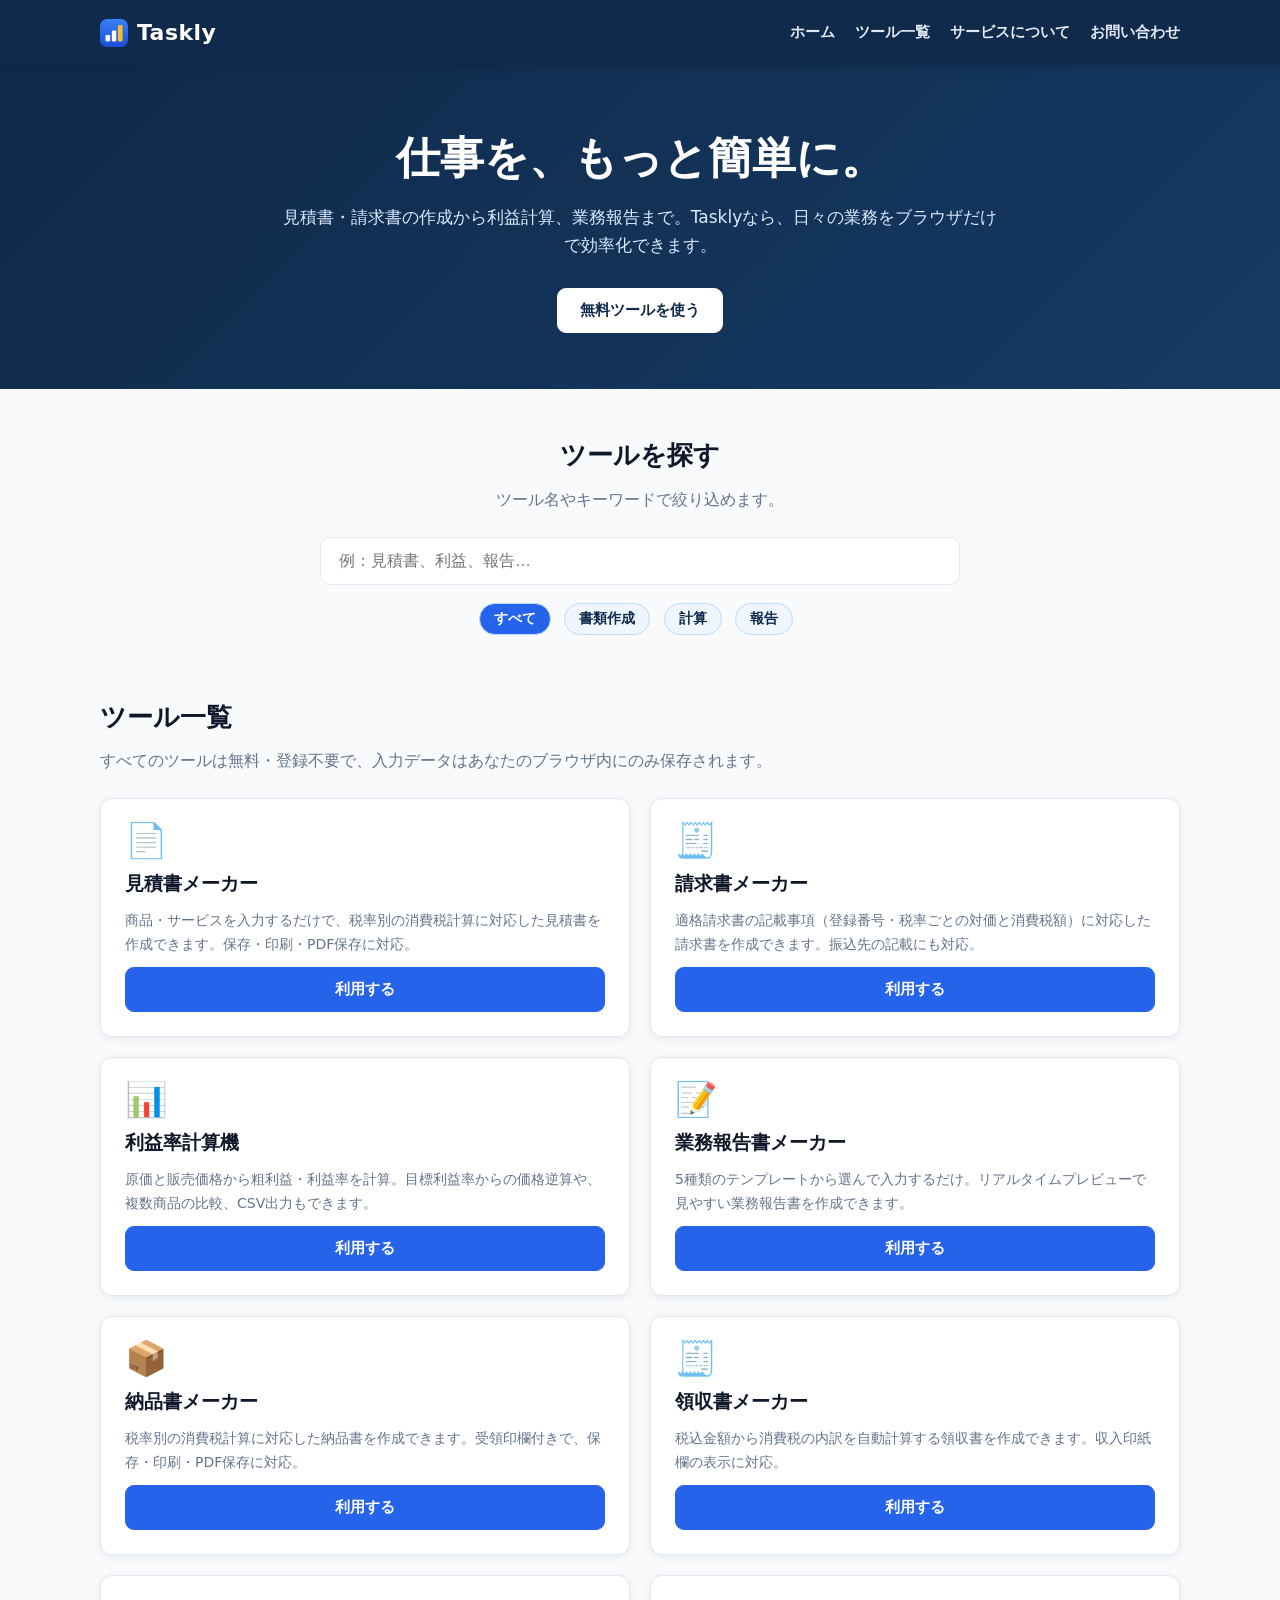
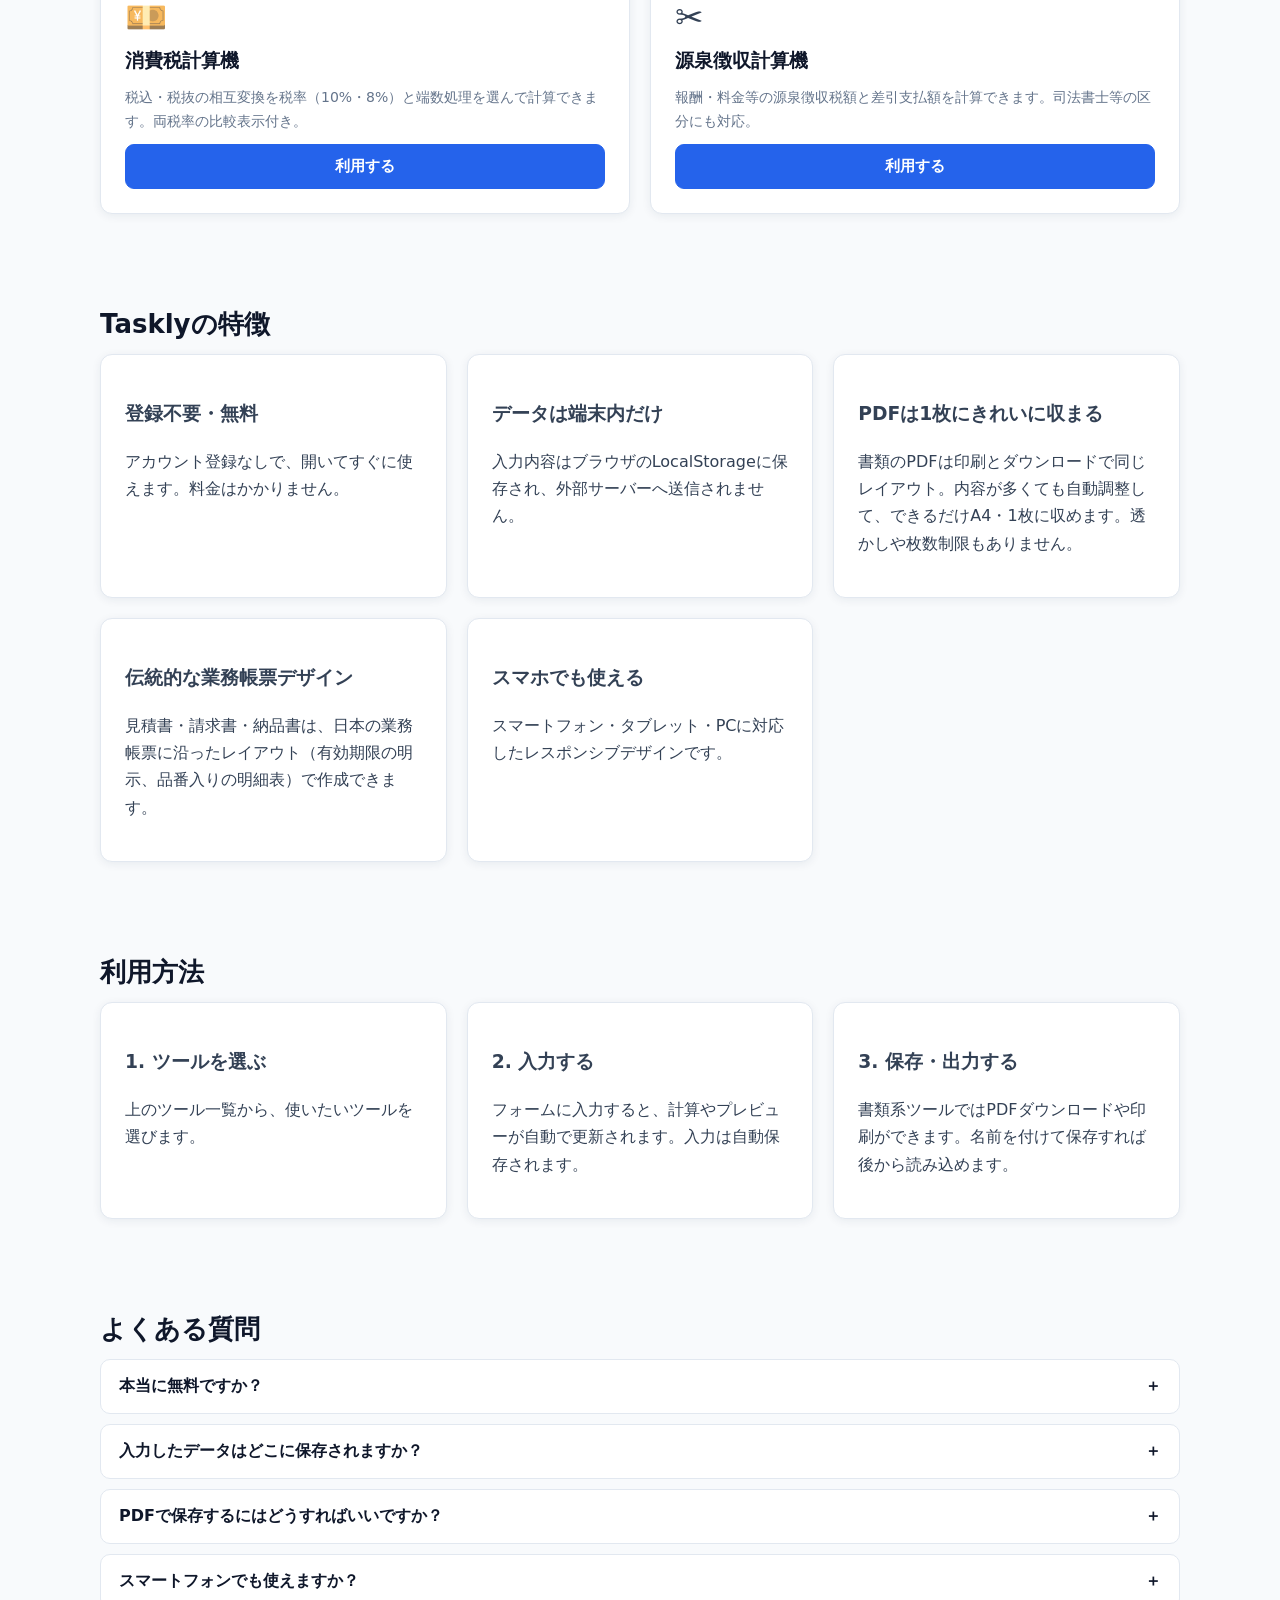
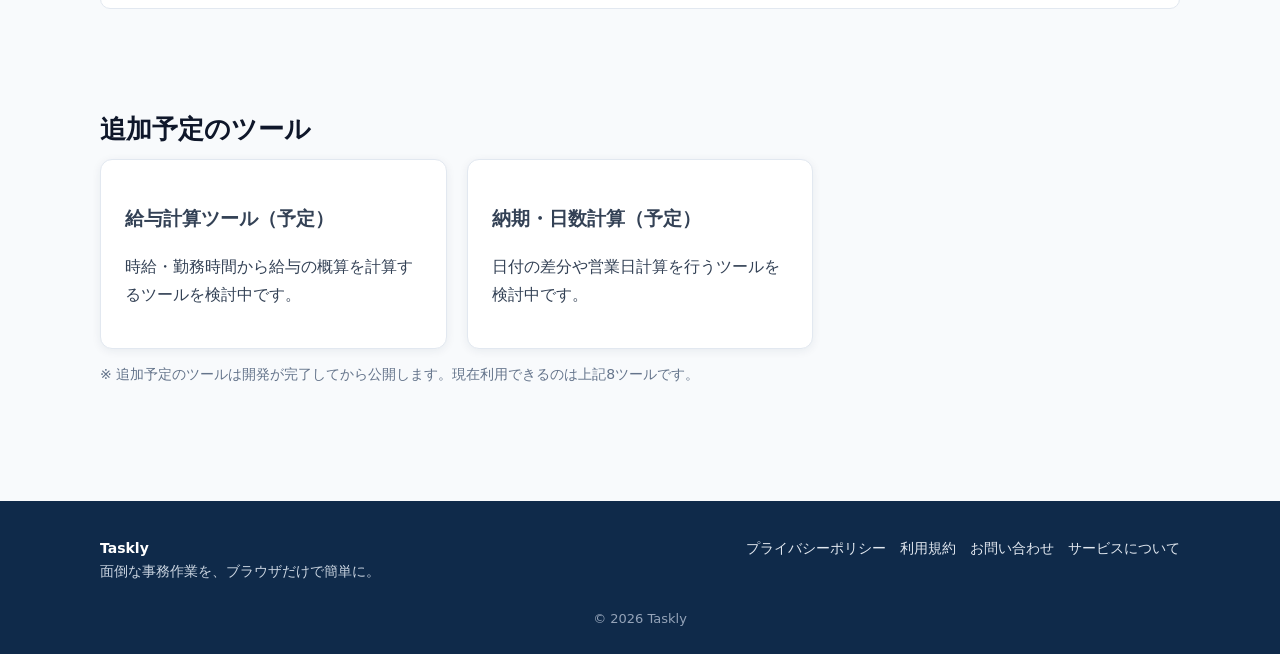
<file: index.html>
<!DOCTYPE html>
<html lang="ja">
<head>
<meta charset="UTF-8">
<meta name="viewport" content="width=device-width, initial-scale=1.0">
<title>Taskly（タスクリ）｜見積書・請求書作成や利益計算ができる無料業務ツール</title>
<meta name="description" content="Tasklyは、見積書・請求書の作成、利益率計算、業務報告書作成をブラウザだけで行える無料Webツール集です。登録不要、データはブラウザ内に保存されます。">
<link rel="canonical" href="https://x1bv9.github.io/Taskly/">
<meta property="og:type" content="website">
<meta property="og:title" content="Taskly｜仕事を、もっと簡単に。">
<meta property="og:description" content="見積書・請求書の作成から利益計算、業務報告まで。ブラウザだけで使える無料業務ツール集。">
<meta property="og:url" content="https://x1bv9.github.io/Taskly/">
<meta property="og:site_name" content="Taskly">
<meta property="og:image" content="https://x1bv9.github.io/Taskly/assets/img/og-image.png">
<meta name="twitter:card" content="summary_large_image">
<meta name="twitter:image" content="https://x1bv9.github.io/Taskly/assets/img/og-image.png">

<!-- favicon -->
<link rel="icon" href="favicon.ico" sizes="48x48">
<link rel="icon" href="assets/img/favicon.svg" type="image/svg+xml">
<link rel="icon" href="assets/img/favicon-192.png" type="image/png" sizes="192x192">
<link rel="apple-touch-icon" href="assets/img/apple-touch-icon.png">
<link rel="manifest" href="site.webmanifest">
<meta name="theme-color" content="#1d4ed8">
<link rel="stylesheet" href="assets/css/style.css">
<!-- AdSense: 広告コードはこの位置に挿入してください（未設定時は表示されません） -->
<script type="application/ld+json">{"@context": "https://schema.org", "@graph": [{"@type": "WebSite", "name": "Taskly", "url": "https://x1bv9.github.io/Taskly/", "description": "見積書・請求書の作成、利益率計算、業務報告書作成をブラウザだけで行える無料Webツール集。", "inLanguage": "ja"}, {"@type": "FAQPage", "mainEntity": [{"@type": "Question", "name": "本当に無料ですか？", "acceptedAnswer": {"@type": "Answer", "text": "はい。すべてのツールを無料でご利用いただけます。"}}, {"@type": "Question", "name": "入力したデータはどこに保存されますか？", "acceptedAnswer": {"@type": "Answer", "text": "お使いのブラウザ内（LocalStorage）にのみ保存されます。外部サーバーへの送信は行いません。別の端末やブラウザでは引き継がれませんのでご注意ください。"}}, {"@type": "Question", "name": "PDFで保存するにはどうすればいいですか？", "acceptedAnswer": {"@type": "Answer", "text": "見積書・請求書・納品書・領収書・業務報告書の各ページにある「PDFダウンロード」ボタンで、書類のプレビューだけをA4 PDFとして直接保存できます。利益率計算機は結果をCSVで出力できます。"}}, {"@type": "Question", "name": "スマートフォンでも使えますか？", "acceptedAnswer": {"@type": "Answer", "text": "はい。画面サイズに合わせて表示が最適化されます。"}}]}]}</script>
</head>
<body>
<header class="site-header"><div class="header-inner">
<a class="logo" href="index.html"><img class="logo-icon" src="assets/img/favicon-192.png" alt="Taskly ロゴ" width="28" height="28">Taskly</a>
<nav class="main-nav">
<a href="index.html">ホーム</a><a href="tools/index.html">ツール一覧</a><a href="about/index.html">サービスについて</a><a href="contact/index.html">お問い合わせ</a>
</nav></div></header>

<section class="hero"><div class="container">
<h1>仕事を、もっと簡単に。</h1>
<p>見積書・請求書の作成から利益計算、業務報告まで。Tasklyなら、日々の業務をブラウザだけで効率化できます。</p>
<a class="btn btn-white" href="tools/index.html">無料ツールを使う</a>
</div></section>

<main class="container">
<section class="section">
<h2 style="text-align:center">ツールを探す</h2>
<p class="section-lead" style="text-align:center">ツール名やキーワードで絞り込めます。</p>
<div class="search-box"><input type="search" id="tool-search" placeholder="例：見積書、利益、報告…" aria-label="ツールを検索"></div>
<div style="text-align:center;margin-top:18px">
<button type="button" class="cat-chip active" data-cat-filter="all">すべて</button>
<button type="button" class="cat-chip" data-cat-filter="document">書類作成</button>
<button type="button" class="cat-chip" data-cat-filter="calc">計算</button>
<button type="button" class="cat-chip" data-cat-filter="report">報告</button>
</div>
</section>

<section class="section" id="tools" style="padding-top:8px">
<h2>ツール一覧</h2>
<p class="section-lead">すべてのツールは無料・登録不要で、入力データはあなたのブラウザ内にのみ保存されます。</p>
<div class="grid grid-2">
<article class="card tool-card" data-cat="document" data-search="見積書メーカー 見積 書類 作成 pdf">
<div class="icon" aria-hidden="true">📄</div><h3>見積書メーカー</h3>
<p>商品・サービスを入力するだけで、税率別の消費税計算に対応した見積書を作成できます。保存・印刷・PDF保存に対応。</p>
<a class="btn" href="tools/estimate/index.html">利用する</a></article>
<article class="card tool-card" data-cat="document" data-search="請求書メーカー 請求 インボイス 適格請求書 振込先 pdf">
<div class="icon" aria-hidden="true">🧾</div><h3>請求書メーカー</h3>
<p>適格請求書の記載事項（登録番号・税率ごとの対価と消費税額）に対応した請求書を作成できます。振込先の記載にも対応。</p>
<a class="btn" href="tools/invoice/index.html">利用する</a></article>
<article class="card tool-card" data-cat="calc" data-search="利益率計算機 利益 粗利 原価 販売価格 逆算 csv グラフ">
<div class="icon" aria-hidden="true">📊</div><h3>利益率計算機</h3>
<p>原価と販売価格から粗利益・利益率を計算。目標利益率からの価格逆算や、複数商品の比較、CSV出力もできます。</p>
<a class="btn" href="tools/profit/index.html">利用する</a></article>
<article class="card tool-card" data-cat="report" data-search="業務報告書メーカー 報告書 日報 営業報告 テンプレート">
<div class="icon" aria-hidden="true">📝</div><h3>業務報告書メーカー</h3>
<p>5種類のテンプレートから選んで入力するだけ。リアルタイムプレビューで見やすい業務報告書を作成できます。</p>
<a class="btn" href="tools/report/index.html">利用する</a></article>
<article class="card tool-card" data-cat="document" data-search="納品書 納品 書類 作成 pdf 受領印">
<div class="icon" aria-hidden="true">📦</div><h3>納品書メーカー</h3>
<p>税率別の消費税計算に対応した納品書を作成できます。受領印欄付きで、保存・印刷・PDF保存に対応。</p>
<a class="btn" href="tools/delivery/index.html">利用する</a></article>
<article class="card tool-card" data-cat="document" data-search="領収書 領収 書類 作成 pdf 収入印紙">
<div class="icon" aria-hidden="true">🧾</div><h3>領収書メーカー</h3>
<p>税込金額から消費税の内訳を自動計算する領収書を作成できます。収入印紙欄の表示に対応。</p>
<a class="btn" href="tools/receipt/index.html">利用する</a></article>
<article class="card tool-card" data-cat="calc" data-search="消費税 計算 税込 税抜 軽減税率">
<div class="icon" aria-hidden="true">💴</div><h3>消費税計算機</h3>
<p>税込・税抜の相互変換を税率（10%・8%）と端数処理を選んで計算できます。両税率の比較表示付き。</p>
<a class="btn" href="tools/tax/index.html">利用する</a></article>
<article class="card tool-card" data-cat="calc" data-search="源泉徴収 報酬 手取り 計算 フリーランス">
<div class="icon" aria-hidden="true">✂️</div><h3>源泉徴収計算機</h3>
<p>報酬・料金等の源泉徴収税額と差引支払額を計算できます。司法書士等の区分にも対応。</p>
<a class="btn" href="tools/withholding/index.html">利用する</a></article>
</div>
<p id="search-no-result" class="hidden" style="text-align:center;color:var(--muted)">条件に合うツールが見つかりませんでした。</p>
</section>

<section class="section">
<h2>Tasklyの特徴</h2>
<div class="grid grid-3">
<div class="card"><h3>登録不要・無料</h3><p>アカウント登録なしで、開いてすぐに使えます。料金はかかりません。</p></div>
<div class="card"><h3>データは端末内だけ</h3><p>入力内容はブラウザのLocalStorageに保存され、外部サーバーへ送信されません。</p></div>
<div class="card"><h3>PDFは1枚にきれいに収まる</h3><p>書類のPDFは印刷とダウンロードで同じレイアウト。内容が多くても自動調整して、できるだけA4・1枚に収めます。透かしや枚数制限もありません。</p></div>
<div class="card"><h3>伝統的な業務帳票デザイン</h3><p>見積書・請求書・納品書は、日本の業務帳票に沿ったレイアウト（有効期限の明示、品番入りの明細表）で作成できます。</p></div>
<div class="card"><h3>スマホでも使える</h3><p>スマートフォン・タブレット・PCに対応したレスポンシブデザインです。</p></div>
</div>
</section>

<section class="section">
<h2>利用方法</h2>
<div class="grid grid-3">
<div class="card"><h3>1. ツールを選ぶ</h3><p>上のツール一覧から、使いたいツールを選びます。</p></div>
<div class="card"><h3>2. 入力する</h3><p>フォームに入力すると、計算やプレビューが自動で更新されます。入力は自動保存されます。</p></div>
<div class="card"><h3>3. 保存・出力する</h3><p>書類系ツールではPDFダウンロードや印刷ができます。名前を付けて保存すれば後から読み込めます。</p></div>
</div>
</section>

<section class="section">
<h2>よくある質問</h2>
<div class="faq-item"><button type="button" class="faq-q">本当に無料ですか？<span>＋</span></button><div class="faq-a"><p>はい。すべてのツールを無料でご利用いただけます。</p></div></div>
<div class="faq-item"><button type="button" class="faq-q">入力したデータはどこに保存されますか？<span>＋</span></button><div class="faq-a"><p>お使いのブラウザ内（LocalStorage）にのみ保存されます。外部サーバーへの送信は行いません。別の端末やブラウザでは引き継がれませんのでご注意ください。</p></div></div>
<div class="faq-item"><button type="button" class="faq-q">PDFで保存するにはどうすればいいですか？<span>＋</span></button><div class="faq-a"><p>見積書・請求書・納品書・領収書・業務報告書の各ページにある「PDFダウンロード」ボタンで、書類のプレビューだけをA4 PDFとして直接保存できます。利益率計算機は結果をCSVで出力できます。</p></div></div>
<div class="faq-item"><button type="button" class="faq-q">スマートフォンでも使えますか？<span>＋</span></button><div class="faq-a"><p>はい。画面サイズに合わせて表示が最適化されます。</p></div></div>
</section>

<section class="section">
<h2>追加予定のツール</h2>
<div class="grid grid-3">
<div class="card"><h3>給与計算ツール（予定）</h3><p>時給・勤務時間から給与の概算を計算するツールを検討中です。</p></div>
<div class="card"><h3>納期・日数計算（予定）</h3><p>日付の差分や営業日計算を行うツールを検討中です。</p></div>
</div>
<p style="color:var(--muted);font-size:14px">※ 追加予定のツールは開発が完了してから公開します。現在利用できるのは上記8ツールです。</p>
</section>
</main>

<footer class="site-footer"><div class="footer-inner">
<div><strong style="color:#fff">Taskly</strong><br>面倒な事務作業を、ブラウザだけで簡単に。</div>
<nav><a href="privacy/index.html">プライバシーポリシー</a>　<a href="terms/index.html">利用規約</a>　<a href="contact/index.html">お問い合わせ</a>　<a href="about/index.html">サービスについて</a></nav>
</div><div class="copyright">© <span data-year>2026</span> Taskly</div></footer>
<div class="toast" role="status"></div>
<script src="assets/js/common.js"></script>
<script src="assets/js/home.js"></script>
</body>
</html>
</file>
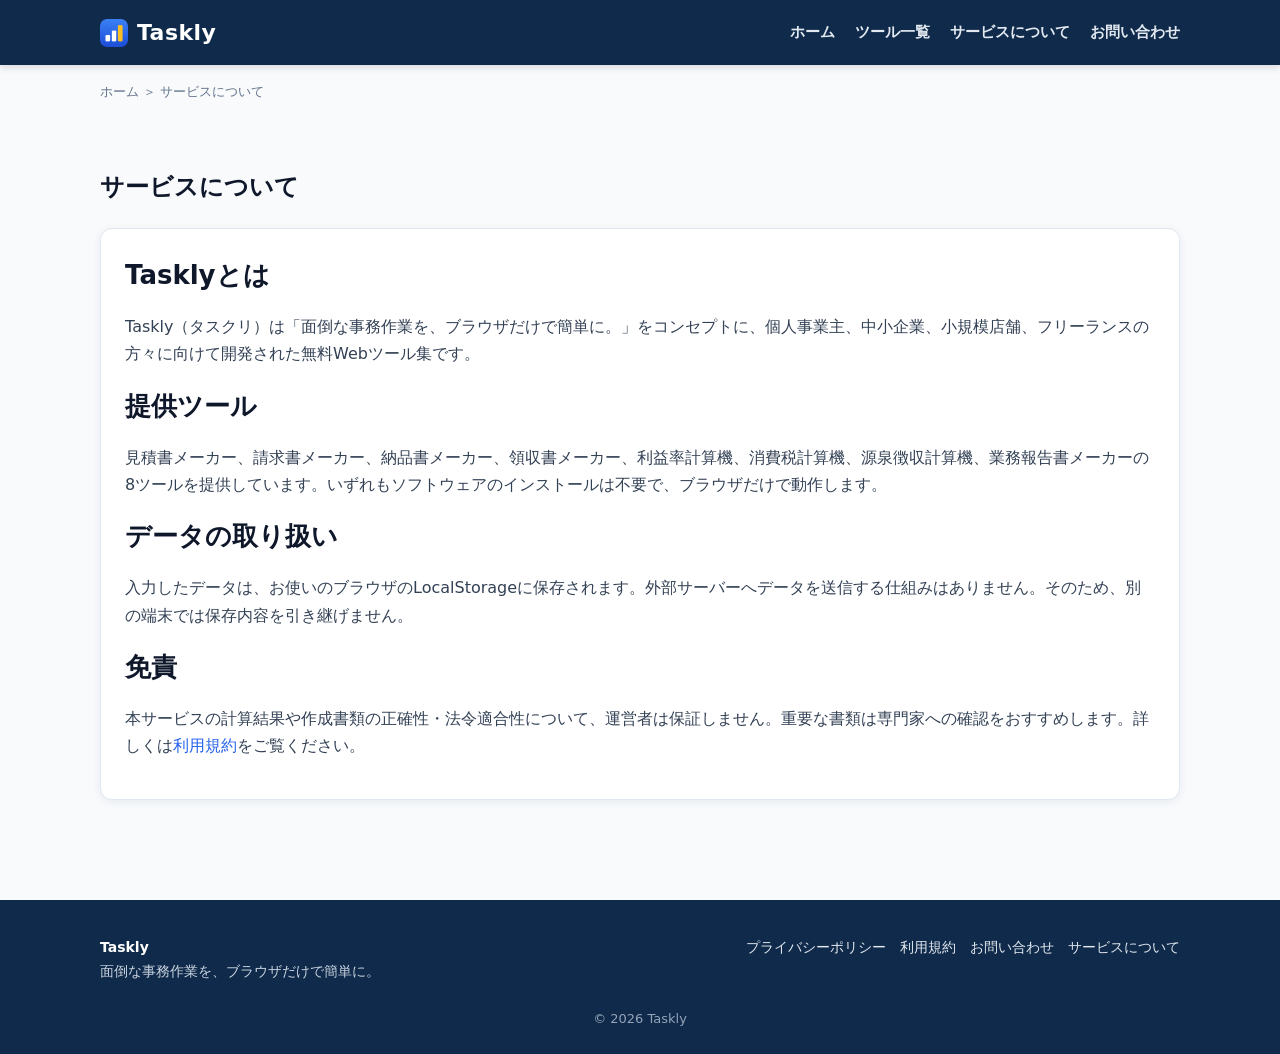
<file: about/index.html>
<!DOCTYPE html>
<html lang="ja">
<head>
<meta charset="UTF-8">
<meta name="viewport" content="width=device-width, initial-scale=1.0">
<title>サービスについて｜Taskly</title>
<meta name="description" content="Tasklyについて。個人事業主・中小企業・フリーランス向けに、見積書・請求書作成、利益計算、業務報告をブラウザだけで行える無料ツールを提供しています。">
<link rel="canonical" href="https://x1bv9.github.io/Taskly/about/">
<meta property="og:type" content="website">
<meta property="og:title" content="サービスについて｜Taskly">
<meta property="og:description" content="Tasklyについて。個人事業主・中小企業・フリーランス向けに、見積書・請求書作成、利益計算、業務報告をブラウザだけで行える無料ツールを提供しています。">
<meta property="og:url" content="https://x1bv9.github.io/Taskly/about/">
<meta property="og:site_name" content="Taskly">
<meta property="og:image" content="https://x1bv9.github.io/Taskly/assets/img/og-image.png">
<meta name="twitter:card" content="summary_large_image">
<meta name="twitter:image" content="https://x1bv9.github.io/Taskly/assets/img/og-image.png">

<!-- favicon -->
<link rel="icon" href="../favicon.ico" sizes="48x48">
<link rel="icon" href="../assets/img/favicon.svg" type="image/svg+xml">
<link rel="icon" href="../assets/img/favicon-192.png" type="image/png" sizes="192x192">
<link rel="apple-touch-icon" href="../assets/img/apple-touch-icon.png">
<link rel="manifest" href="../site.webmanifest">
<meta name="theme-color" content="#1d4ed8">
<link rel="stylesheet" href="../assets/css/style.css">
<!-- AdSense: 広告コードはこの位置に挿入してください（未設定時は表示されません） -->
</head>
<body>
<header class="site-header"><div class="header-inner">
<a class="logo" href="../index.html"><img class="logo-icon" src="../assets/img/favicon-192.png" alt="Taskly ロゴ" width="28" height="28">Taskly</a>
<nav class="main-nav">
<a href="../index.html">ホーム</a><a href="../tools/index.html">ツール一覧</a><a href="../about/index.html">サービスについて</a><a href="../contact/index.html">お問い合わせ</a>
</nav></div></header><main class="container"><nav class="breadcrumb"><a href="../index.html">ホーム</a> ＞ サービスについて</nav>
<section class="section"><h1 style="color:var(--text-dark)">サービスについて</h1>
<div class="card"><h2>Tasklyとは</h2><p>Taskly（タスクリ）は「面倒な事務作業を、ブラウザだけで簡単に。」をコンセプトに、個人事業主、中小企業、小規模店舗、フリーランスの方々に向けて開発された無料Webツール集です。</p>
<h2>提供ツール</h2><p>見積書メーカー、請求書メーカー、納品書メーカー、領収書メーカー、利益率計算機、消費税計算機、源泉徴収計算機、業務報告書メーカーの8ツールを提供しています。いずれもソフトウェアのインストールは不要で、ブラウザだけで動作します。</p>
<h2>データの取り扱い</h2><p>入力したデータは、お使いのブラウザのLocalStorageに保存されます。外部サーバーへデータを送信する仕組みはありません。そのため、別の端末では保存内容を引き継げません。</p>
<h2>免責</h2><p>本サービスの計算結果や作成書類の正確性・法令適合性について、運営者は保証しません。重要な書類は専門家への確認をおすすめします。詳しくは<a href="../terms/index.html">利用規約</a>をご覧ください。</p></div>
</section></main><footer class="site-footer"><div class="footer-inner">
<div><strong style="color:#fff">Taskly</strong><br>面倒な事務作業を、ブラウザだけで簡単に。</div>
<nav><a href="../privacy/index.html">プライバシーポリシー</a>　<a href="../terms/index.html">利用規約</a>　<a href="../contact/index.html">お問い合わせ</a>　<a href="../about/index.html">サービスについて</a></nav>
</div><div class="copyright">© <span data-year>2026</span> Taskly</div></footer>
<div class="toast" role="status"></div><script src="../assets/js/common.js"></script></body></html>
</file>
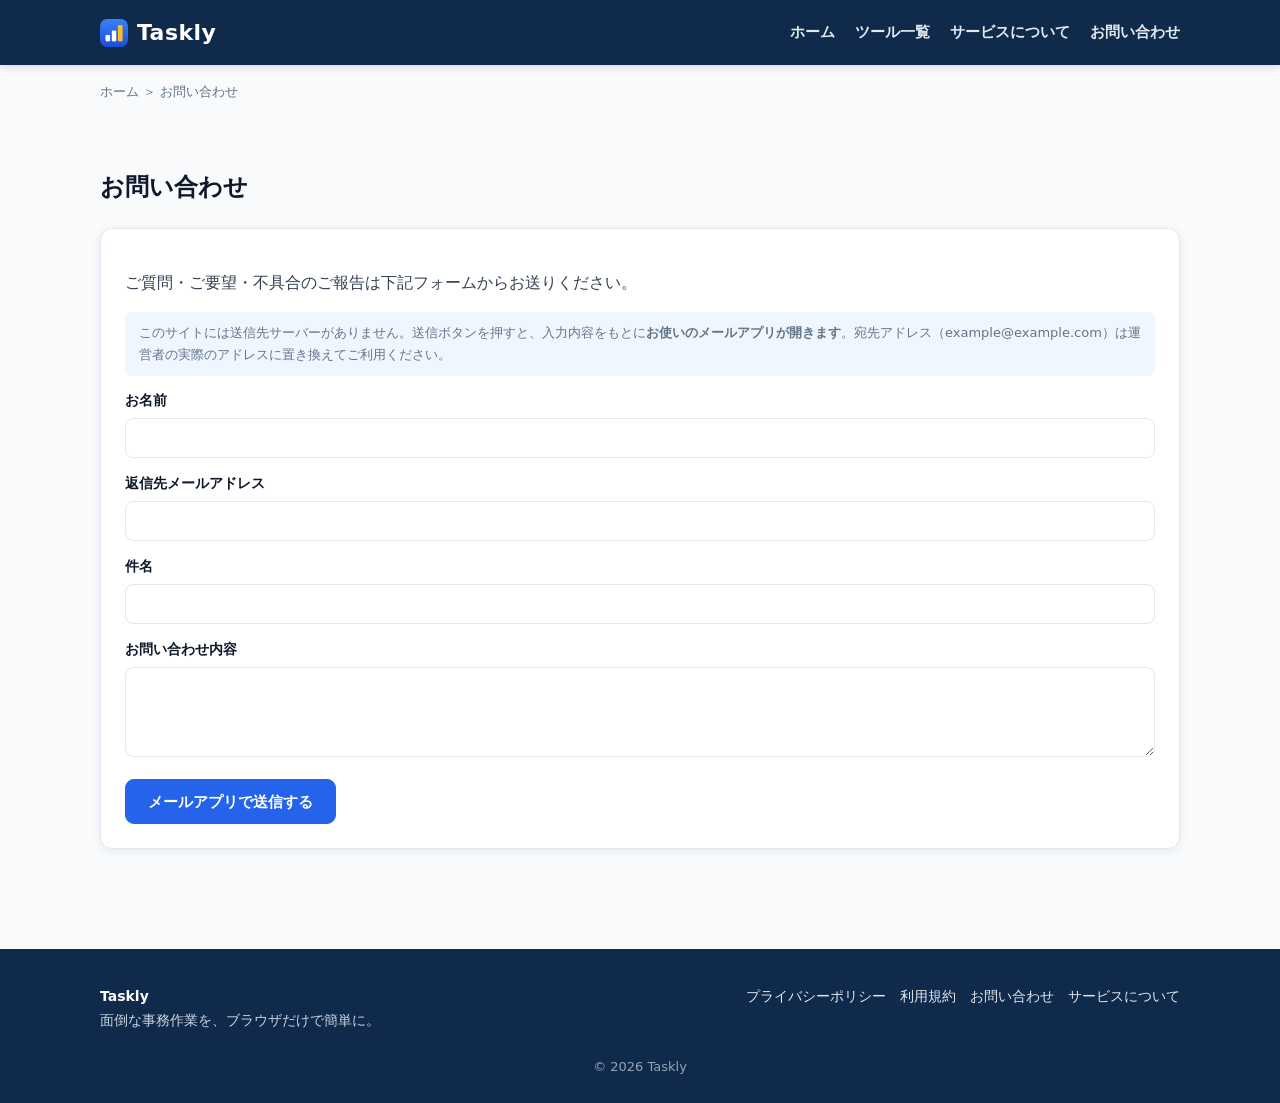
<file: contact/index.html>
<!DOCTYPE html>
<html lang="ja">
<head>
<meta charset="UTF-8">
<meta name="viewport" content="width=device-width, initial-scale=1.0">
<title>お問い合わせ｜Taskly</title>
<meta name="description" content="Tasklyへのお問い合わせページ。ご質問・ご要望はメールで受け付けています。">
<link rel="canonical" href="https://x1bv9.github.io/Taskly/contact/">
<meta property="og:type" content="website">
<meta property="og:title" content="お問い合わせ｜Taskly">
<meta property="og:description" content="Tasklyへのお問い合わせページ。ご質問・ご要望はメールで受け付けています。">
<meta property="og:url" content="https://x1bv9.github.io/Taskly/contact/">
<meta property="og:site_name" content="Taskly">
<meta property="og:image" content="https://x1bv9.github.io/Taskly/assets/img/og-image.png">
<meta name="twitter:card" content="summary_large_image">
<meta name="twitter:image" content="https://x1bv9.github.io/Taskly/assets/img/og-image.png">

<!-- favicon -->
<link rel="icon" href="../favicon.ico" sizes="48x48">
<link rel="icon" href="../assets/img/favicon.svg" type="image/svg+xml">
<link rel="icon" href="../assets/img/favicon-192.png" type="image/png" sizes="192x192">
<link rel="apple-touch-icon" href="../assets/img/apple-touch-icon.png">
<link rel="manifest" href="../site.webmanifest">
<meta name="theme-color" content="#1d4ed8">
<link rel="stylesheet" href="../assets/css/style.css">
<!-- AdSense: 広告コードはこの位置に挿入してください（未設定時は表示されません） -->
</head>
<body>
<header class="site-header"><div class="header-inner">
<a class="logo" href="../index.html"><img class="logo-icon" src="../assets/img/favicon-192.png" alt="Taskly ロゴ" width="28" height="28">Taskly</a>
<nav class="main-nav">
<a href="../index.html">ホーム</a><a href="../tools/index.html">ツール一覧</a><a href="../about/index.html">サービスについて</a><a href="../contact/index.html">お問い合わせ</a>
</nav></div></header><main class="container"><nav class="breadcrumb"><a href="../index.html">ホーム</a> ＞ お問い合わせ</nav>
<section class="section"><h1 style="color:var(--text-dark)">お問い合わせ</h1>
<div class="card"><p>ご質問・ご要望・不具合のご報告は下記フォームからお送りください。</p>
<p class="print-note">このサイトには送信先サーバーがありません。送信ボタンを押すと、入力内容をもとに<strong>お使いのメールアプリが開きます</strong>。宛先アドレス（example@example.com）は運営者の実際のアドレスに置き換えてご利用ください。</p>
<form id="contact-form">
<div class="field"><label for="c-name">お名前</label><input type="text" id="c-name" required></div>
<div class="field"><label for="c-email">返信先メールアドレス</label><input type="email" id="c-email" required></div>
<div class="field"><label for="c-subject">件名</label><input type="text" id="c-subject" required></div>
<div class="field"><label for="c-body">お問い合わせ内容</label><textarea id="c-body" required></textarea></div>
<button type="submit" class="btn">メールアプリで送信する</button>
</form></div></section></main><footer class="site-footer"><div class="footer-inner">
<div><strong style="color:#fff">Taskly</strong><br>面倒な事務作業を、ブラウザだけで簡単に。</div>
<nav><a href="../privacy/index.html">プライバシーポリシー</a>　<a href="../terms/index.html">利用規約</a>　<a href="../contact/index.html">お問い合わせ</a>　<a href="../about/index.html">サービスについて</a></nav>
</div><div class="copyright">© <span data-year>2026</span> Taskly</div></footer>
<div class="toast" role="status"></div><script src="../assets/js/common.js"></script>
<script>
document.getElementById('contact-form').addEventListener('submit', function (e) {
  e.preventDefault();
  var name=document.getElementById('c-name').value.trim(), email=document.getElementById('c-email').value.trim(),
      subject=document.getElementById('c-subject').value.trim(), body=document.getElementById('c-body').value.trim();
  if(!name||!email||!subject||!body){ BizToast('すべての項目を入力してください'); return; }
  var text = body + '\n\n---\nお名前: ' + name + '\n返信先: ' + email;
  window.location.href = 'mailto:example@example.com?subject=' + encodeURIComponent('[Taskly] ' + subject) + '&body=' + encodeURIComponent(text);
  BizToast('メールアプリを開きました');
});
</script></body></html>
</file>
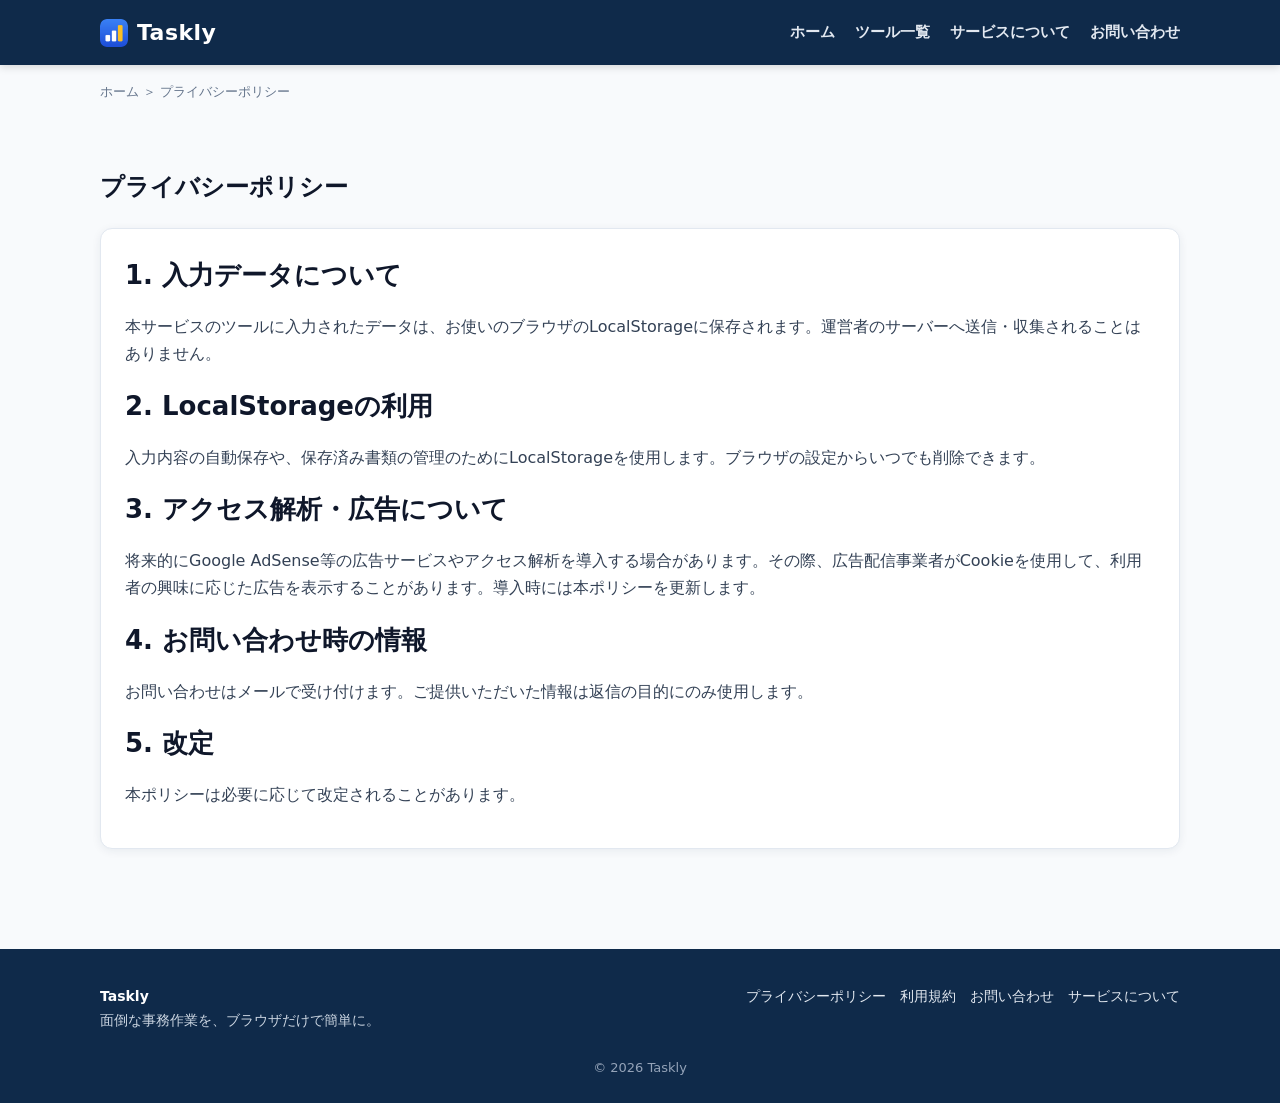
<file: privacy/index.html>
<!DOCTYPE html>
<html lang="ja">
<head>
<meta charset="UTF-8">
<meta name="viewport" content="width=device-width, initial-scale=1.0">
<title>プライバシーポリシー｜Taskly</title>
<meta name="description" content="Tasklyのプライバシーポリシー。入力データの取り扱い、LocalStorage、Cookie、広告について説明します。">
<link rel="canonical" href="https://x1bv9.github.io/Taskly/privacy/">
<meta property="og:type" content="website">
<meta property="og:title" content="プライバシーポリシー｜Taskly">
<meta property="og:description" content="Tasklyのプライバシーポリシー。入力データの取り扱い、LocalStorage、Cookie、広告について説明します。">
<meta property="og:url" content="https://x1bv9.github.io/Taskly/privacy/">
<meta property="og:site_name" content="Taskly">
<meta property="og:image" content="https://x1bv9.github.io/Taskly/assets/img/og-image.png">
<meta name="twitter:card" content="summary_large_image">
<meta name="twitter:image" content="https://x1bv9.github.io/Taskly/assets/img/og-image.png">

<!-- favicon -->
<link rel="icon" href="../favicon.ico" sizes="48x48">
<link rel="icon" href="../assets/img/favicon.svg" type="image/svg+xml">
<link rel="icon" href="../assets/img/favicon-192.png" type="image/png" sizes="192x192">
<link rel="apple-touch-icon" href="../assets/img/apple-touch-icon.png">
<link rel="manifest" href="../site.webmanifest">
<meta name="theme-color" content="#1d4ed8">
<link rel="stylesheet" href="../assets/css/style.css">
<!-- AdSense: 広告コードはこの位置に挿入してください（未設定時は表示されません） -->
</head>
<body>
<header class="site-header"><div class="header-inner">
<a class="logo" href="../index.html"><img class="logo-icon" src="../assets/img/favicon-192.png" alt="Taskly ロゴ" width="28" height="28">Taskly</a>
<nav class="main-nav">
<a href="../index.html">ホーム</a><a href="../tools/index.html">ツール一覧</a><a href="../about/index.html">サービスについて</a><a href="../contact/index.html">お問い合わせ</a>
</nav></div></header><main class="container"><nav class="breadcrumb"><a href="../index.html">ホーム</a> ＞ プライバシーポリシー</nav>
<section class="section"><h1 style="color:var(--text-dark)">プライバシーポリシー</h1><div class="card">
<h2>1. 入力データについて</h2><p>本サービスのツールに入力されたデータは、お使いのブラウザのLocalStorageに保存されます。運営者のサーバーへ送信・収集されることはありません。</p>
<h2>2. LocalStorageの利用</h2><p>入力内容の自動保存や、保存済み書類の管理のためにLocalStorageを使用します。ブラウザの設定からいつでも削除できます。</p>
<h2>3. アクセス解析・広告について</h2><p>将来的にGoogle AdSense等の広告サービスやアクセス解析を導入する場合があります。その際、広告配信事業者がCookieを使用して、利用者の興味に応じた広告を表示することがあります。導入時には本ポリシーを更新します。</p>
<h2>4. お問い合わせ時の情報</h2><p>お問い合わせはメールで受け付けます。ご提供いただいた情報は返信の目的にのみ使用します。</p>
<h2>5. 改定</h2><p>本ポリシーは必要に応じて改定されることがあります。</p>
</div></section></main><footer class="site-footer"><div class="footer-inner">
<div><strong style="color:#fff">Taskly</strong><br>面倒な事務作業を、ブラウザだけで簡単に。</div>
<nav><a href="../privacy/index.html">プライバシーポリシー</a>　<a href="../terms/index.html">利用規約</a>　<a href="../contact/index.html">お問い合わせ</a>　<a href="../about/index.html">サービスについて</a></nav>
</div><div class="copyright">© <span data-year>2026</span> Taskly</div></footer>
<div class="toast" role="status"></div><script src="../assets/js/common.js"></script></body></html>
</file>
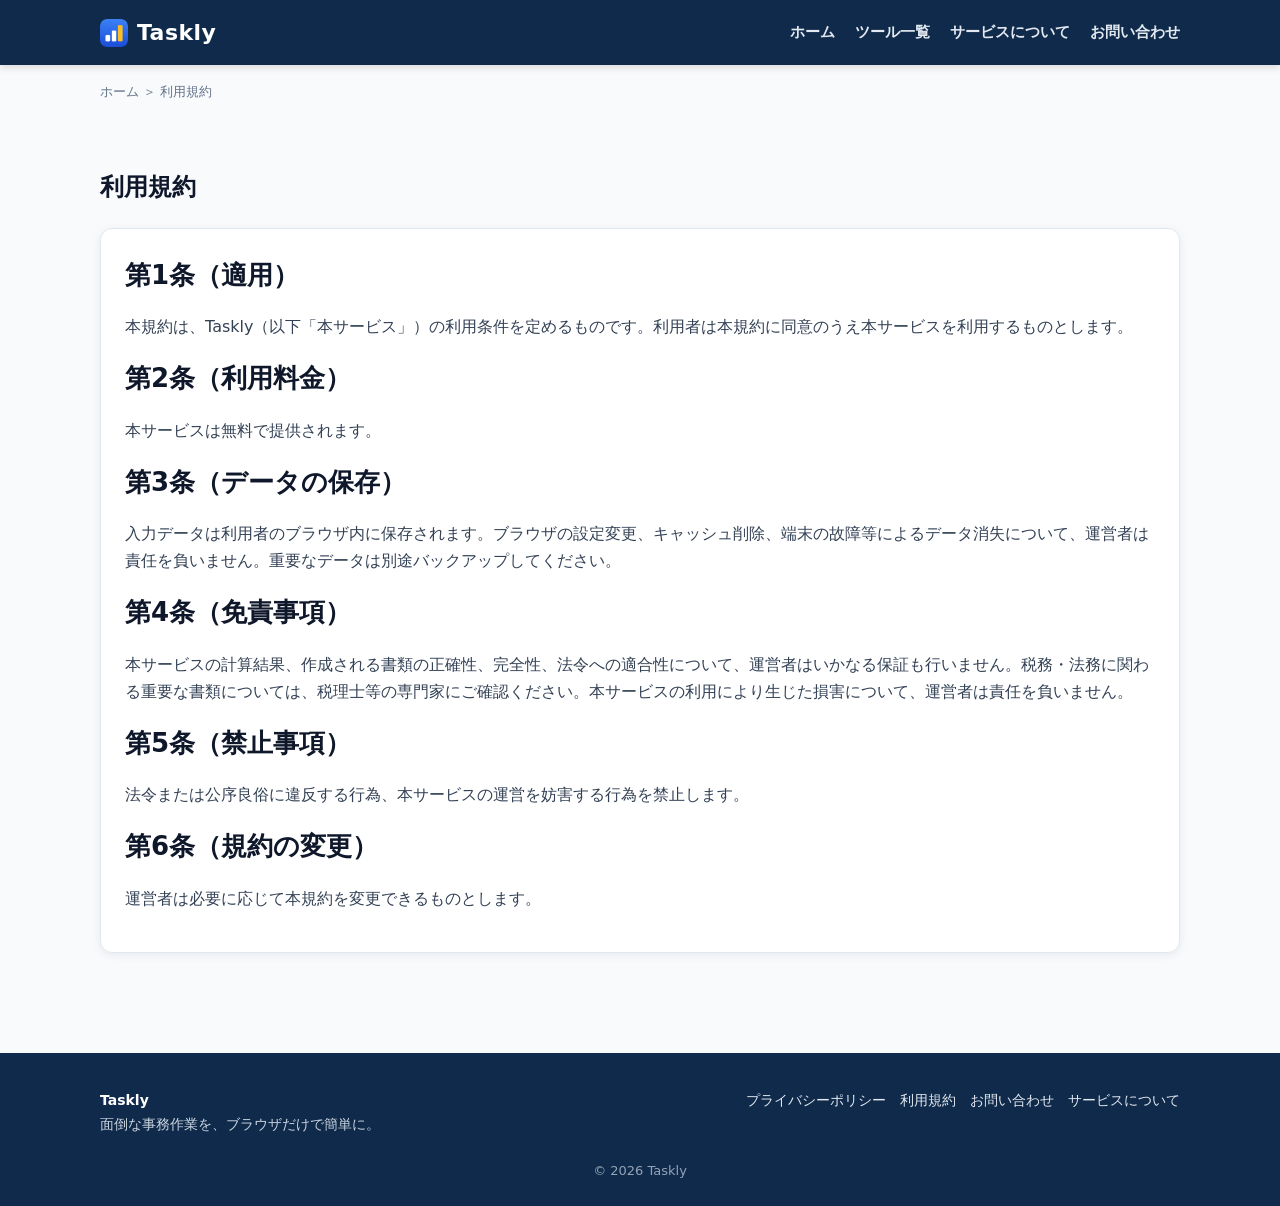
<file: terms/index.html>
<!DOCTYPE html>
<html lang="ja">
<head>
<meta charset="UTF-8">
<meta name="viewport" content="width=device-width, initial-scale=1.0">
<title>利用規約｜Taskly</title>
<meta name="description" content="Tasklyの利用規約。サービスの利用条件、免責事項について定めます。">
<link rel="canonical" href="https://x1bv9.github.io/Taskly/terms/">
<meta property="og:type" content="website">
<meta property="og:title" content="利用規約｜Taskly">
<meta property="og:description" content="Tasklyの利用規約。サービスの利用条件、免責事項について定めます。">
<meta property="og:url" content="https://x1bv9.github.io/Taskly/terms/">
<meta property="og:site_name" content="Taskly">
<meta property="og:image" content="https://x1bv9.github.io/Taskly/assets/img/og-image.png">
<meta name="twitter:card" content="summary_large_image">
<meta name="twitter:image" content="https://x1bv9.github.io/Taskly/assets/img/og-image.png">

<!-- favicon -->
<link rel="icon" href="../favicon.ico" sizes="48x48">
<link rel="icon" href="../assets/img/favicon.svg" type="image/svg+xml">
<link rel="icon" href="../assets/img/favicon-192.png" type="image/png" sizes="192x192">
<link rel="apple-touch-icon" href="../assets/img/apple-touch-icon.png">
<link rel="manifest" href="../site.webmanifest">
<meta name="theme-color" content="#1d4ed8">
<link rel="stylesheet" href="../assets/css/style.css">
<!-- AdSense: 広告コードはこの位置に挿入してください（未設定時は表示されません） -->
</head>
<body>
<header class="site-header"><div class="header-inner">
<a class="logo" href="../index.html"><img class="logo-icon" src="../assets/img/favicon-192.png" alt="Taskly ロゴ" width="28" height="28">Taskly</a>
<nav class="main-nav">
<a href="../index.html">ホーム</a><a href="../tools/index.html">ツール一覧</a><a href="../about/index.html">サービスについて</a><a href="../contact/index.html">お問い合わせ</a>
</nav></div></header><main class="container"><nav class="breadcrumb"><a href="../index.html">ホーム</a> ＞ 利用規約</nav>
<section class="section"><h1 style="color:var(--text-dark)">利用規約</h1><div class="card">
<h2>第1条（適用）</h2><p>本規約は、Taskly（以下「本サービス」）の利用条件を定めるものです。利用者は本規約に同意のうえ本サービスを利用するものとします。</p>
<h2>第2条（利用料金）</h2><p>本サービスは無料で提供されます。</p>
<h2>第3条（データの保存）</h2><p>入力データは利用者のブラウザ内に保存されます。ブラウザの設定変更、キャッシュ削除、端末の故障等によるデータ消失について、運営者は責任を負いません。重要なデータは別途バックアップしてください。</p>
<h2>第4条（免責事項）</h2><p>本サービスの計算結果、作成される書類の正確性、完全性、法令への適合性について、運営者はいかなる保証も行いません。税務・法務に関わる重要な書類については、税理士等の専門家にご確認ください。本サービスの利用により生じた損害について、運営者は責任を負いません。</p>
<h2>第5条（禁止事項）</h2><p>法令または公序良俗に違反する行為、本サービスの運営を妨害する行為を禁止します。</p>
<h2>第6条（規約の変更）</h2><p>運営者は必要に応じて本規約を変更できるものとします。</p>
</div></section></main><footer class="site-footer"><div class="footer-inner">
<div><strong style="color:#fff">Taskly</strong><br>面倒な事務作業を、ブラウザだけで簡単に。</div>
<nav><a href="../privacy/index.html">プライバシーポリシー</a>　<a href="../terms/index.html">利用規約</a>　<a href="../contact/index.html">お問い合わせ</a>　<a href="../about/index.html">サービスについて</a></nav>
</div><div class="copyright">© <span data-year>2026</span> Taskly</div></footer>
<div class="toast" role="status"></div><script src="../assets/js/common.js"></script></body></html>
</file>
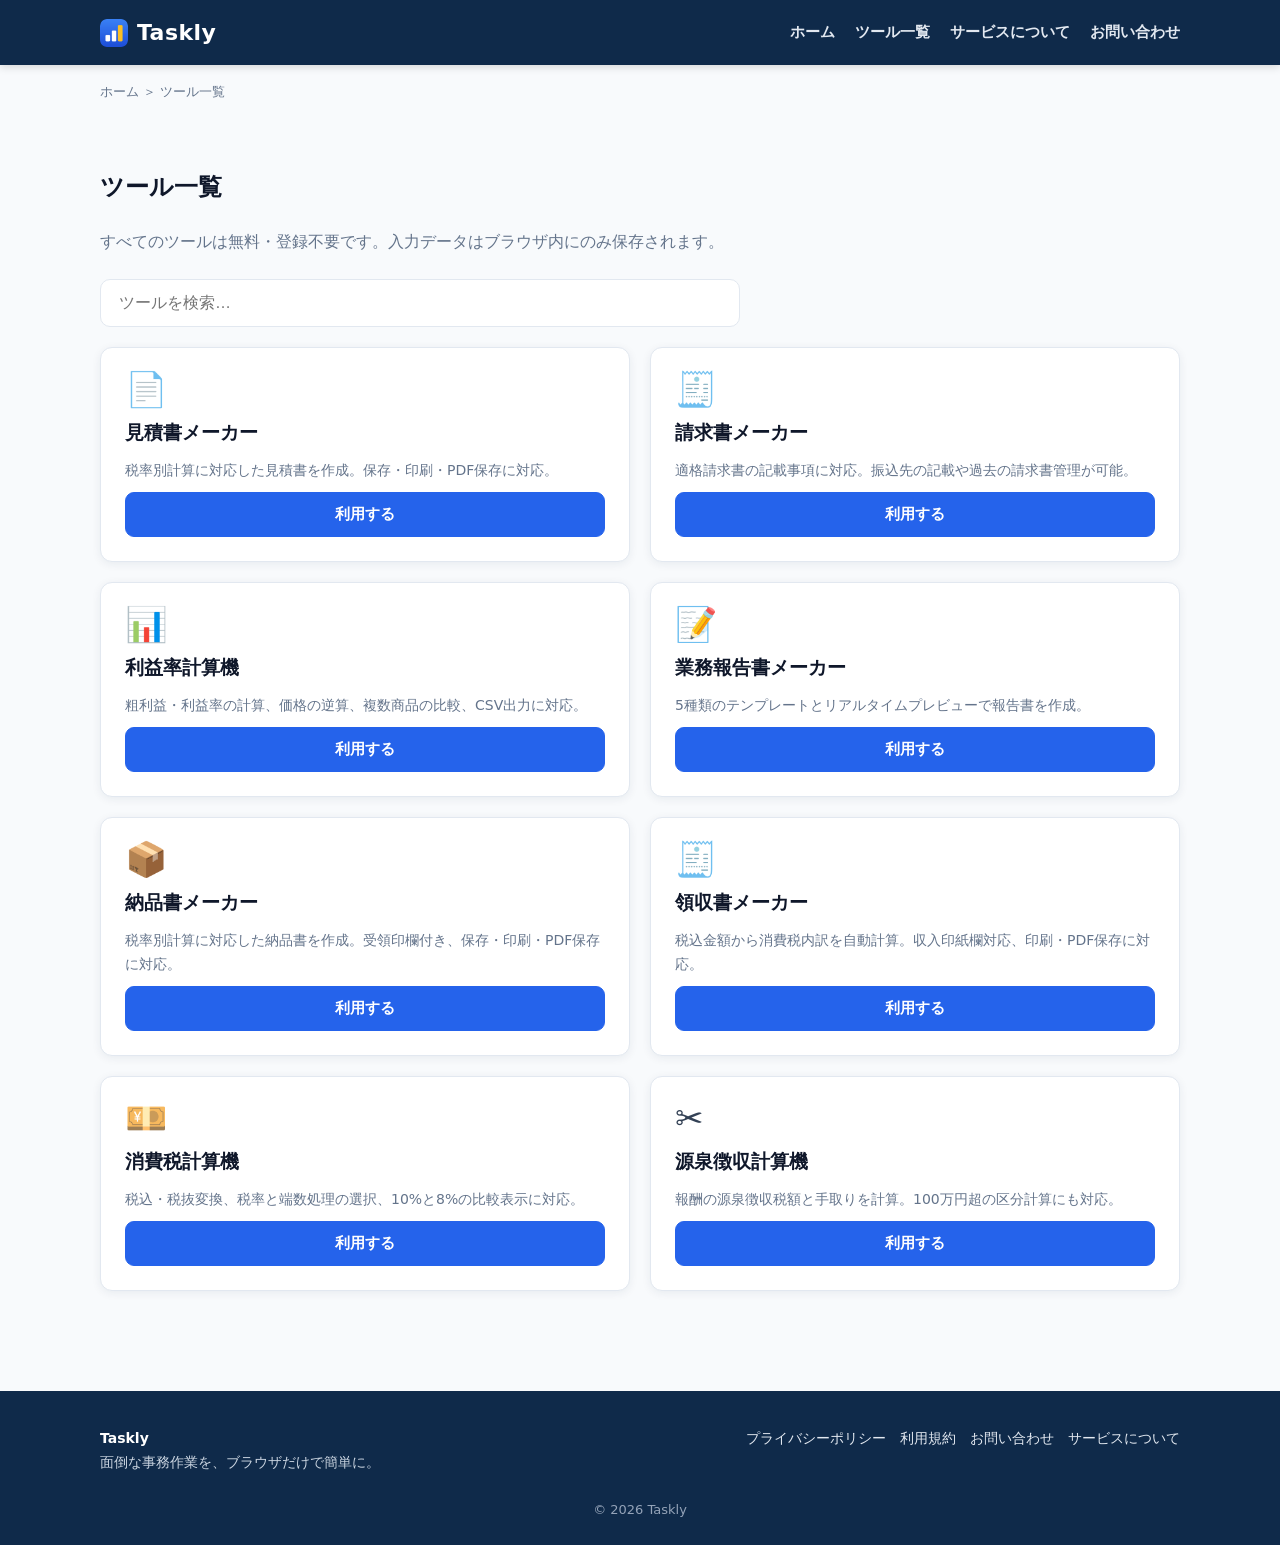
<file: tools/index.html>
<!DOCTYPE html>
<html lang="ja">
<head>
<meta charset="UTF-8">
<meta name="viewport" content="width=device-width, initial-scale=1.0">
<title>ツール一覧｜Taskly</title>
<meta name="description" content="Tasklyの無料業務ツール一覧。見積書メーカー、請求書メーカー、利益率計算機、業務報告書メーカーが登録不要で使えます。">
<link rel="canonical" href="https://x1bv9.github.io/Taskly/tools/">
<meta property="og:type" content="website">
<meta property="og:title" content="ツール一覧｜Taskly">
<meta property="og:description" content="Tasklyの無料業務ツール一覧。見積書メーカー、請求書メーカー、利益率計算機、業務報告書メーカーが登録不要で使えます。">
<meta property="og:url" content="https://x1bv9.github.io/Taskly/tools/">
<meta property="og:site_name" content="Taskly">
<meta property="og:image" content="https://x1bv9.github.io/Taskly/assets/img/og-image.png">
<meta name="twitter:card" content="summary_large_image">
<meta name="twitter:image" content="https://x1bv9.github.io/Taskly/assets/img/og-image.png">

<!-- favicon -->
<link rel="icon" href="../favicon.ico" sizes="48x48">
<link rel="icon" href="../assets/img/favicon.svg" type="image/svg+xml">
<link rel="icon" href="../assets/img/favicon-192.png" type="image/png" sizes="192x192">
<link rel="apple-touch-icon" href="../assets/img/apple-touch-icon.png">
<link rel="manifest" href="../site.webmanifest">
<meta name="theme-color" content="#1d4ed8">
<link rel="stylesheet" href="../assets/css/style.css">
<!-- AdSense: 広告コードはこの位置に挿入してください（未設定時は表示されません） -->
</head>
<body>
<header class="site-header"><div class="header-inner">
<a class="logo" href="../index.html"><img class="logo-icon" src="../assets/img/favicon-192.png" alt="Taskly ロゴ" width="28" height="28">Taskly</a>
<nav class="main-nav">
<a href="../index.html">ホーム</a><a href="../tools/index.html">ツール一覧</a><a href="../about/index.html">サービスについて</a><a href="../contact/index.html">お問い合わせ</a>
</nav></div></header><main class="container">
<nav class="breadcrumb"><a href="../index.html">ホーム</a> ＞ ツール一覧</nav>
<section class="section"><h1 style="color:var(--text-dark)">ツール一覧</h1>
<p class="section-lead">すべてのツールは無料・登録不要です。入力データはブラウザ内にのみ保存されます。</p>
<div class="search-box" style="margin:0 0 20px"><input type="search" id="tool-search" placeholder="ツールを検索…" aria-label="ツールを検索"></div>
<div class="grid grid-2">
<article class="card tool-card" data-search="見積書メーカー 見積 pdf"><div class="icon">📄</div><h3>見積書メーカー</h3><p>税率別計算に対応した見積書を作成。保存・印刷・PDF保存に対応。</p><a class="btn" href="estimate/index.html">利用する</a></article>
<article class="card tool-card" data-search="請求書メーカー 請求 インボイス pdf"><div class="icon">🧾</div><h3>請求書メーカー</h3><p>適格請求書の記載事項に対応。振込先の記載や過去の請求書管理が可能。</p><a class="btn" href="invoice/index.html">利用する</a></article>
<article class="card tool-card" data-search="利益率計算機 利益 原価 csv"><div class="icon">📊</div><h3>利益率計算機</h3><p>粗利益・利益率の計算、価格の逆算、複数商品の比較、CSV出力に対応。</p><a class="btn" href="profit/index.html">利用する</a></article>
<article class="card tool-card" data-search="業務報告書メーカー 報告書 日報 テンプレート"><div class="icon">📝</div><h3>業務報告書メーカー</h3><p>5種類のテンプレートとリアルタイムプレビューで報告書を作成。</p><a class="btn" href="report/index.html">利用する</a></article>
<article class="card tool-card" data-search="納品書 納品 書類 作成 pdf 受領印"><div class="icon">📦</div><h3>納品書メーカー</h3><p>税率別計算に対応した納品書を作成。受領印欄付き、保存・印刷・PDF保存に対応。</p><a class="btn" href="delivery/index.html">利用する</a></article>
<article class="card tool-card" data-search="領収書 領収 書類 作成 pdf 収入印紙"><div class="icon">🧾</div><h3>領収書メーカー</h3><p>税込金額から消費税内訳を自動計算。収入印紙欄対応、印刷・PDF保存に対応。</p><a class="btn" href="receipt/index.html">利用する</a></article>
<article class="card tool-card" data-search="消費税 計算 税込 税抜 軽減税率"><div class="icon">💴</div><h3>消費税計算機</h3><p>税込・税抜変換、税率と端数処理の選択、10%と8%の比較表示に対応。</p><a class="btn" href="tax/index.html">利用する</a></article>
<article class="card tool-card" data-search="源泉徴収 報酬 手取り 計算 フリーランス"><div class="icon">✂️</div><h3>源泉徴収計算機</h3><p>報酬の源泉徴収税額と手取りを計算。100万円超の区分計算にも対応。</p><a class="btn" href="withholding/index.html">利用する</a></article>
</div><p id="search-no-result" class="hidden">条件に合うツールが見つかりませんでした。</p>
</section></main><footer class="site-footer"><div class="footer-inner">
<div><strong style="color:#fff">Taskly</strong><br>面倒な事務作業を、ブラウザだけで簡単に。</div>
<nav><a href="../privacy/index.html">プライバシーポリシー</a>　<a href="../terms/index.html">利用規約</a>　<a href="../contact/index.html">お問い合わせ</a>　<a href="../about/index.html">サービスについて</a></nav>
</div><div class="copyright">© <span data-year>2026</span> Taskly</div></footer>
<div class="toast" role="status"></div><script src="../assets/js/common.js"></script><script src="../assets/js/home.js"></script></body></html>
</file>
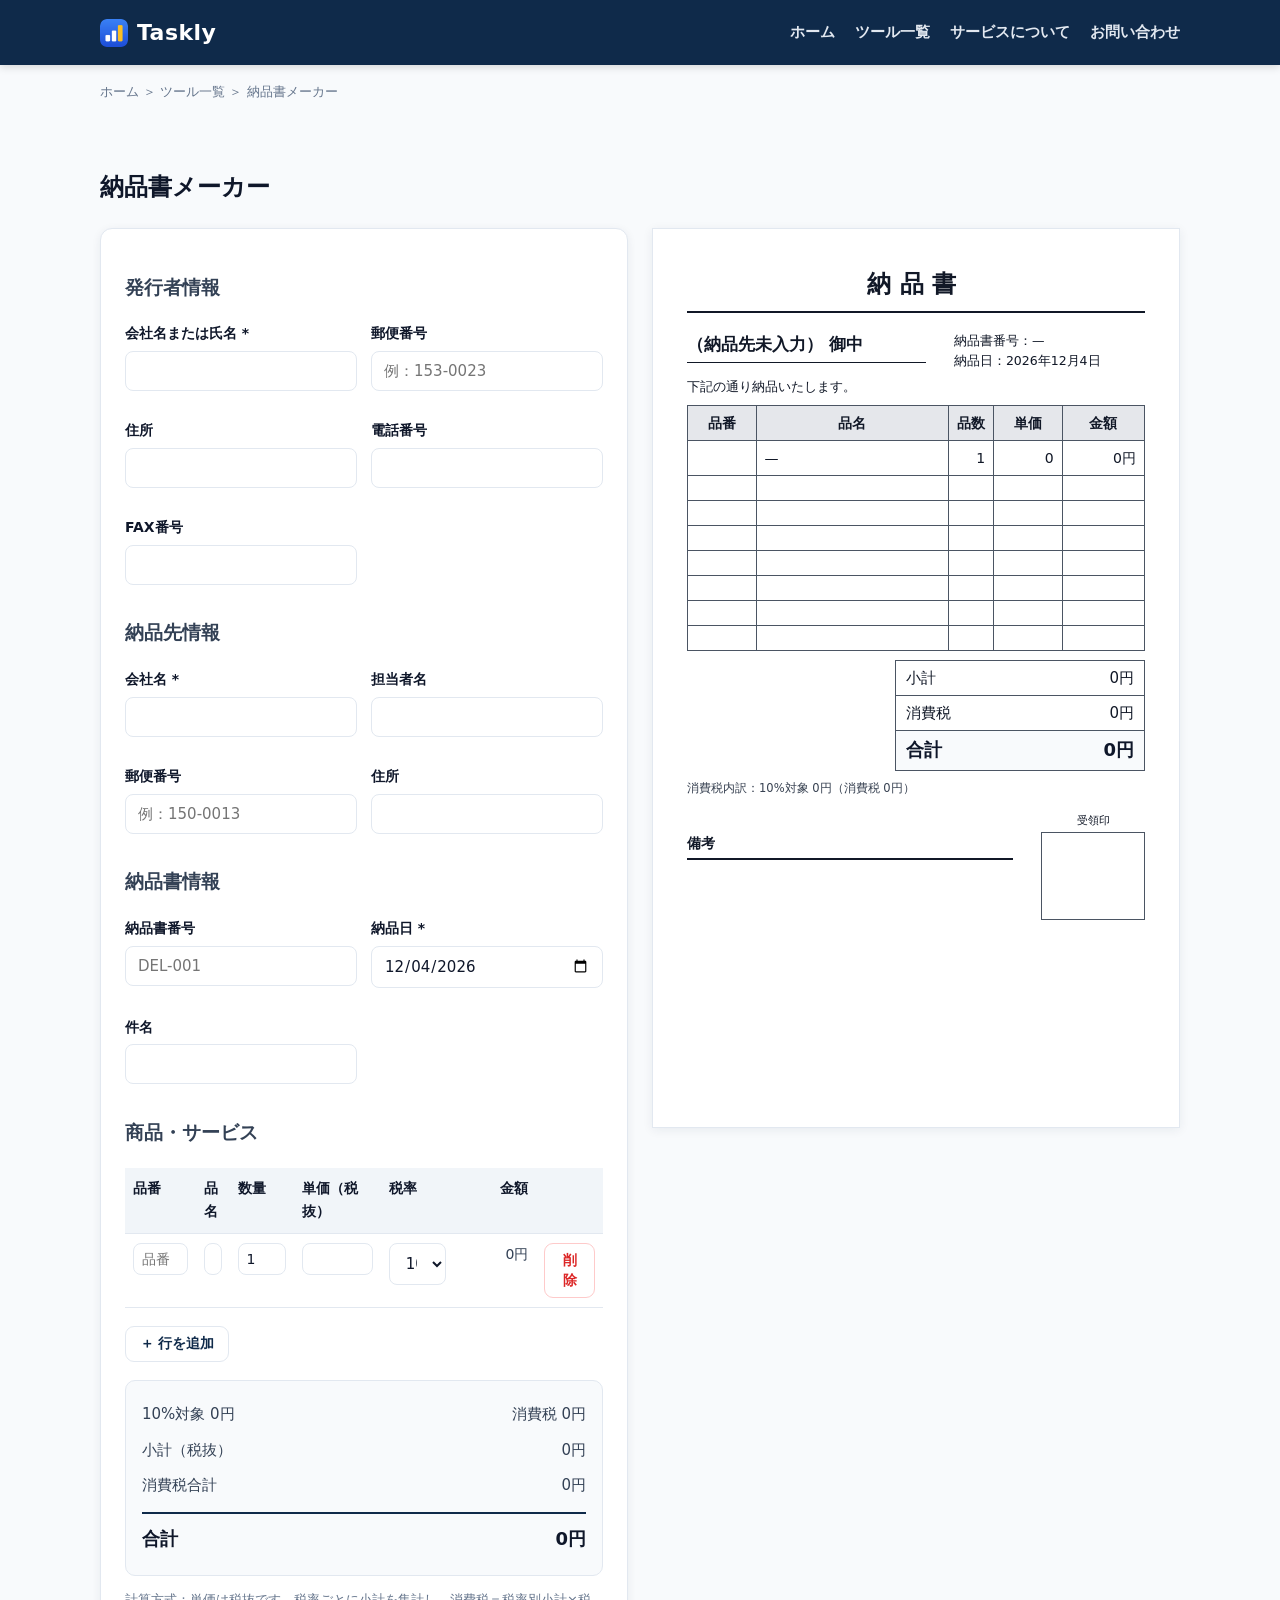
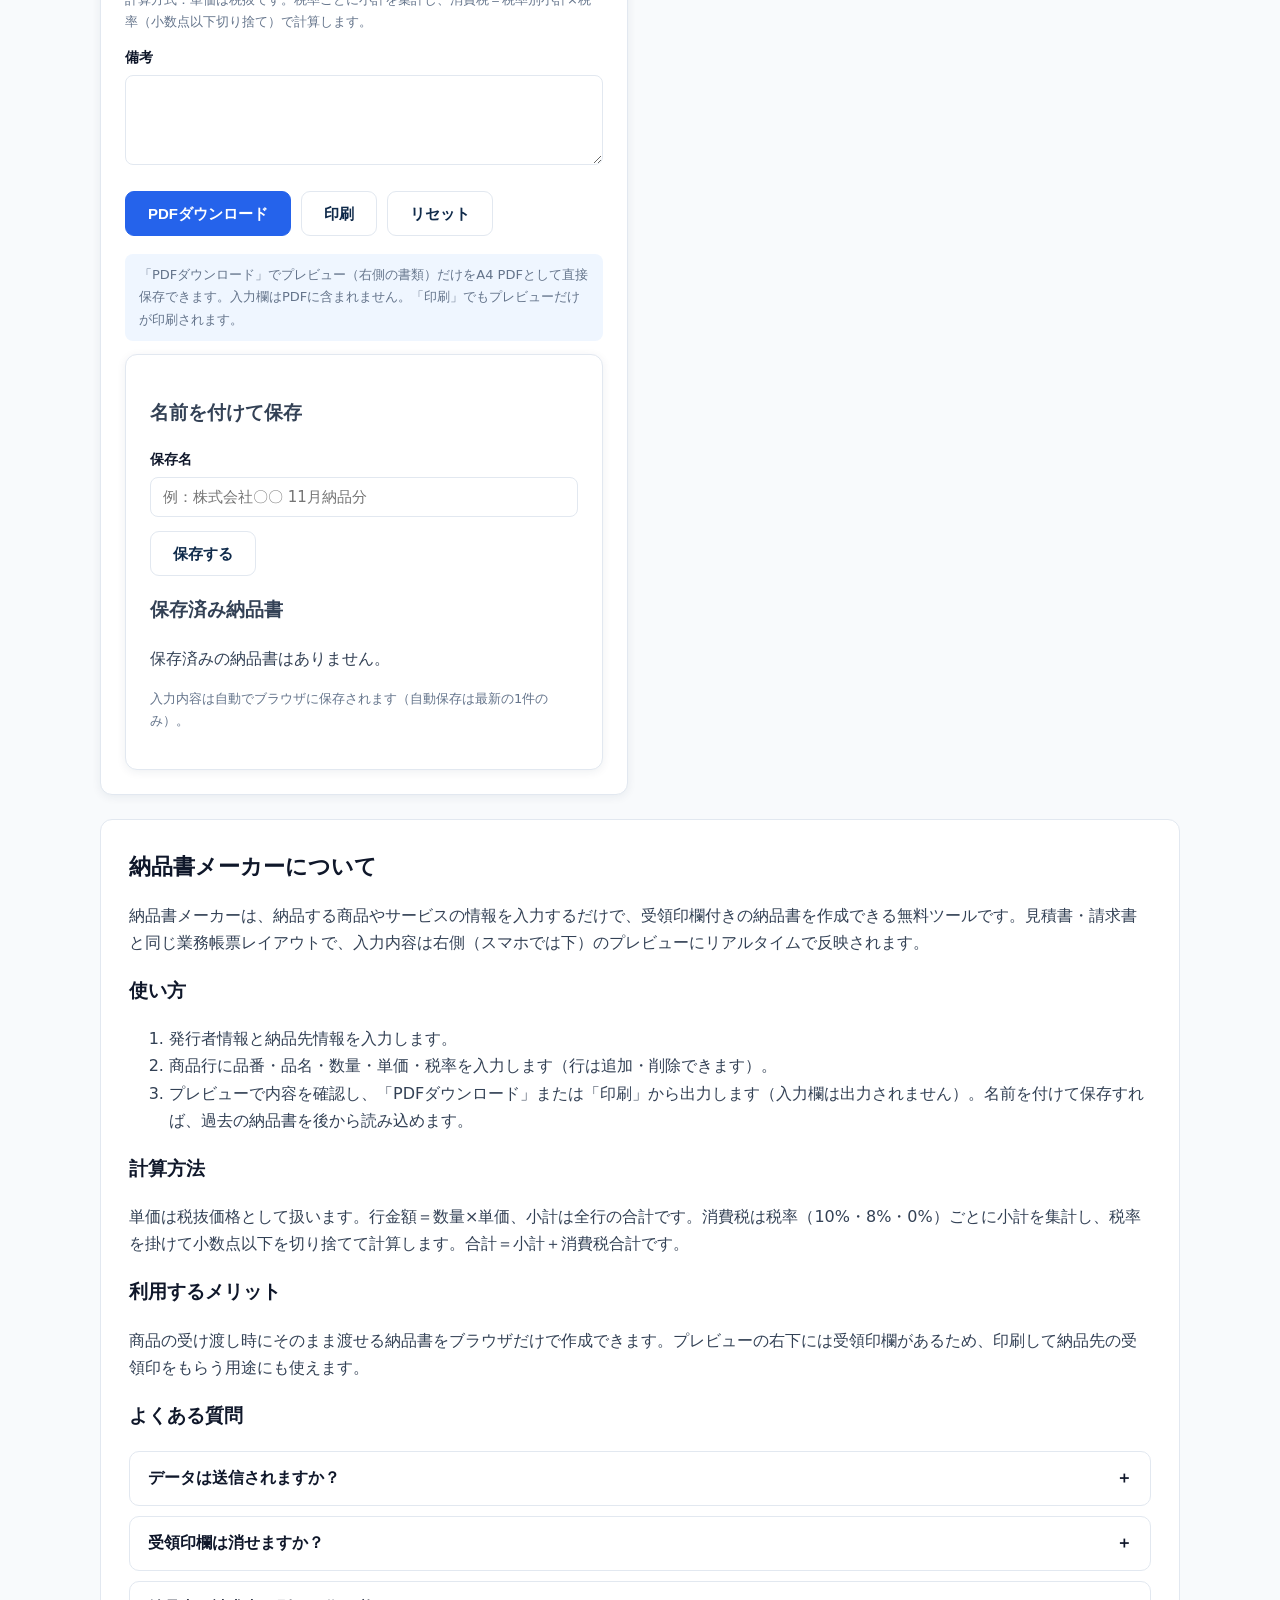
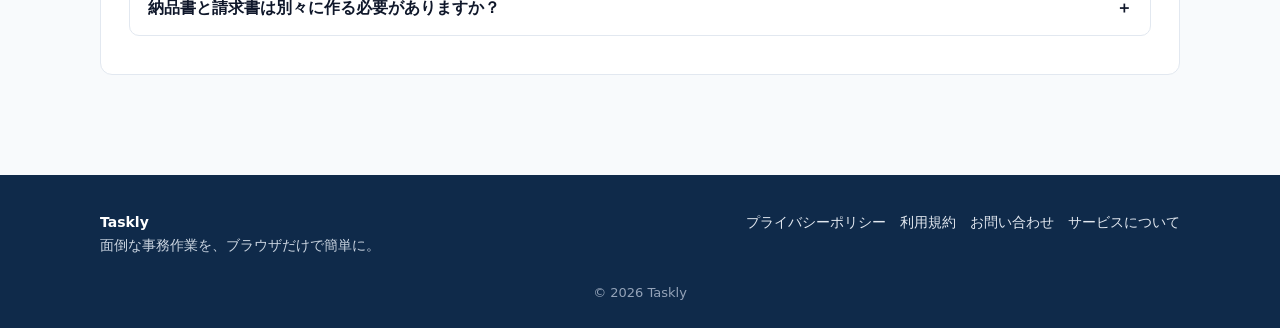
<file: tools/delivery/index.html>
<!DOCTYPE html><html lang="ja"><head><meta charset="UTF-8">
<meta name="viewport" content="width=device-width, initial-scale=1.0">
<title>納品書メーカー｜無料で納品書を作成・PDF保存｜Taskly</title><meta name="description" content="無料の納品書作成ツール。品番・品名・数量・単価を入力するだけで、受領印欄付きの納品書を作成でき、保存・印刷・PDF保存がブラウザだけでできます。登録不要。">
<link rel="canonical" href="https://x1bv9.github.io/Taskly/tools/delivery/">
<meta property="og:type" content="website"><meta property="og:title" content="納品書メーカー｜無料で納品書を作成・PDF保存｜Taskly"><meta property="og:description" content="無料の納品書作成ツール。品番・品名・数量・単価を入力するだけで、受領印欄付きの納品書を作成でき、保存・印刷・PDF保存がブラウザだけでできます。登録不要。"><meta property="og:url" content="https://x1bv9.github.io/Taskly/tools/delivery/"><meta property="og:site_name" content="Taskly">
<meta property="og:image" content="https://x1bv9.github.io/Taskly/assets/img/og-image.png">
<meta name="twitter:card" content="summary_large_image">
<meta name="twitter:image" content="https://x1bv9.github.io/Taskly/assets/img/og-image.png">

<!-- favicon -->
<link rel="icon" href="../../favicon.ico" sizes="48x48">
<link rel="icon" href="../../assets/img/favicon.svg" type="image/svg+xml">
<link rel="icon" href="../../assets/img/favicon-192.png" type="image/png" sizes="192x192">
<link rel="apple-touch-icon" href="../../assets/img/apple-touch-icon.png">
<link rel="manifest" href="../../site.webmanifest">
<meta name="theme-color" content="#1d4ed8">
<link rel="stylesheet" href="../../assets/css/style.css">
<!-- AdSense: 広告コードはこの位置に挿入してください（未設定時は表示されません） -->
<script type="application/ld+json">{"@context": "https://schema.org", "@graph": [{"@type": "WebApplication", "name": "納品書メーカー", "url": "https://x1bv9.github.io/Taskly/tools/delivery/", "description": "無料の納品書作成ツール。税率別の消費税計算に対応し、保存・印刷・PDF保存がブラウザだけでできます。登録不要。", "applicationCategory": "BusinessApplication", "operatingSystem": "Web", "offers": {"@type": "Offer", "price": "0", "priceCurrency": "JPY"}, "inLanguage": "ja"}, {"@type": "BreadcrumbList", "itemListElement": [{"@type": "ListItem", "position": 1, "name": "ホーム", "item": "https://x1bv9.github.io/Taskly/"}, {"@type": "ListItem", "position": 2, "name": "ツール一覧", "item": "https://x1bv9.github.io/Taskly/tools/"}, {"@type": "ListItem", "position": 3, "name": "納品書メーカー", "item": "https://x1bv9.github.io/Taskly/tools/delivery/"}]}, {"@type": "FAQPage", "mainEntity": [{"@type": "Question", "name": "データは送信されますか？", "acceptedAnswer": {"@type": "Answer", "text": "いいえ。入力データはブラウザ内にのみ保存されます。"}}, {"@type": "Question", "name": "受領印欄は消せますか？", "acceptedAnswer": {"@type": "Answer", "text": "受領印欄はプレビューの一部として常に表示されます。納品先に確認印をもらわない運用の場合は、空欄のままご利用ください。"}}, {"@type": "Question", "name": "納品書と請求書は別々に作る必要がありますか？", "acceptedAnswer": {"@type": "Answer", "text": "はい。このツールは納品書専用です。請求書は請求書メーカーで別途作成してください。入力項目（品番・品名・数量・単価）はそろえてあるため、転記しやすくなっています。"}}]}]}</script>
</head><body><header class="site-header"><div class="header-inner">
<a class="logo" href="../../index.html"><img class="logo-icon" src="../../assets/img/favicon-192.png" alt="Taskly ロゴ" width="28" height="28">Taskly</a>
<nav class="main-nav"><a href="../../index.html">ホーム</a><a href="../../tools/index.html">ツール一覧</a><a href="../../about/index.html">サービスについて</a><a href="../../contact/index.html">お問い合わせ</a></nav></div></header><main class="container"><nav class="breadcrumb"><a href="../../index.html">ホーム</a> ＞ <a href="../../tools/index.html">ツール一覧</a> ＞ 納品書メーカー</nav>
<section class="section"><h1 style="color:var(--text-dark)">納品書メーカー</h1>
<div id="error-box" class="error-box" role="alert"></div>
<div class="tool-layout"><div class="card editor-panel">
<form id="delivery-form" novalidate>
<h3>発行者情報</h3><div class="form-grid">
<div class="field"><label>会社名または氏名 *</label><input type="text" id="d-issuer-name"></div>
<div class="field"><label>郵便番号</label><input type="text" id="d-issuer-postal" placeholder="例：153-0023"></div>
<div class="field"><label>住所</label><input type="text" id="d-issuer-address"></div>
<div class="field"><label>電話番号</label><input type="tel" id="d-issuer-tel"></div>
<div class="field"><label>FAX番号</label><input type="tel" id="d-issuer-fax"></div></div>
<h3>納品先情報</h3><div class="form-grid">
<div class="field"><label>会社名 *</label><input type="text" id="d-client-name"></div>
<div class="field"><label>担当者名</label><input type="text" id="d-client-person"></div>
<div class="field"><label>郵便番号</label><input type="text" id="d-client-postal" placeholder="例：150-0013"></div>
<div class="field"><label>住所</label><input type="text" id="d-client-address"></div></div>
<h3>納品書情報</h3><div class="form-grid">
<div class="field"><label>納品書番号</label><input type="text" id="d-doc-number" placeholder="DEL-001"></div>
<div class="field"><label>納品日 *</label><input type="date" id="d-doc-date"></div>
<div class="field"><label>件名</label><input type="text" id="d-subject"></div></div>
<h3>商品・サービス</h3>
<table class="items-table"><thead><tr><th style="width:90px">品番</th><th>品名</th><th style="width:80px">数量</th><th style="width:110px">単価（税抜）</th><th style="width:90px">税率</th><th class="num" style="width:110px">金額</th><th style="width:70px"></th></tr></thead><tbody id="items-body"></tbody></table>
<div class="toolbar"><button type="button" class="btn btn-outline btn-small" id="add-item">＋ 行を追加</button></div>
<div class="summary-box"><div id="sum-tax-detail"></div>
<div class="summary-row"><span>小計（税抜）</span><span id="sum-subtotal">0円</span></div>
<div class="summary-row"><span>消費税合計</span><span id="sum-tax">0円</span></div>
<div class="summary-row total"><span>合計</span><span id="sum-total">0円</span></div></div>
<p style="font-size:13px;color:var(--muted)">計算方式：単価は税抜です。税率ごとに小計を集計し、消費税＝税率別小計×税率（小数点以下切り捨て）で計算します。</p>

<div class="field"><label>備考</label><textarea id="d-notes"></textarea></div>
</form>
<div class="toolbar no-print">
<button type="button" class="btn" id="btn-pdf">PDFダウンロード</button>
<button type="button" class="btn btn-outline" id="btn-print">印刷</button>
<button type="button" class="btn btn-outline" id="btn-reset">リセット</button></div>
<p class="print-note no-print">「PDFダウンロード」でプレビュー（右側の書類）だけをA4 PDFとして直接保存できます。入力欄はPDFに含まれません。「印刷」でもプレビューだけが印刷されます。</p>
<div class="card no-print"><h3>名前を付けて保存</h3>
<div class="field"><label>保存名</label><input type="text" id="save-name" placeholder="例：株式会社〇〇 11月納品分"></div>
<button type="button" class="btn btn-outline" id="btn-save-named">保存する</button>
<h3>保存済み納品書</h3><div id="saved-list"></div>
<p style="font-size:13px;color:var(--muted)">入力内容は自動でブラウザに保存されます（自動保存は最新の1件のみ）。</p></div>
</div><div><div class="print-sheet" id="print-sheet">
<h1 id="pv-title" class="doc-title">納品書</h1>
<div class="doc-top">
<div class="doc-left">
<p class="doc-client" id="pv-client"></p>
<p class="party" id="pv-client-postal"></p>
<p class="party" id="pv-client-address"></p>
<p class="doc-greeting" id="pv-greeting"></p>
<p id="pv-subject" class="doc-subject"></p>
</div>
<div class="doc-right">
<div class="doc-meta"><div id="pv-number"></div><div id="pv-date"></div></div>
<div class="doc-issuer-name" id="pv-issuer-name"></div>
<p class="party" id="pv-issuer"></p>
</div>
</div>
<table class="doc-table"><thead><tr><th style="width:15%">品番</th><th>品名</th><th class="num" style="width:10%">品数</th><th class="num" style="width:15%">単価</th><th class="num" style="width:18%">金額</th></tr></thead><tbody id="pv-items"></tbody></table>
<p class="doc-taxnote" id="pv-taxnote"></p>
<div class="doc-totals"><div id="pv-summary"></div></div>
<p class="doc-taxbreak" id="pv-taxbreak"></p>
<div style="display:flex;justify-content:space-between;align-items:flex-start;gap:28px;margin-top:14px">
<div style="flex:1;min-width:0"><h2>備考</h2><p class="party" id="pv-notes"></p></div>
<div style="flex:none;text-align:center">
<div style="font-size:11px;margin-bottom:3px">受領印</div>
<div style="width:104px;height:88px;border:1.5px solid #4b5563"></div>
</div>
</div>
</div></div></div>
<section class="content-section"><h2>納品書メーカーについて</h2>
<p>納品書メーカーは、納品する商品やサービスの情報を入力するだけで、受領印欄付きの納品書を作成できる無料ツールです。見積書・請求書と同じ業務帳票レイアウトで、入力内容は右側（スマホでは下）のプレビューにリアルタイムで反映されます。</p>
<h3>使い方</h3><ol><li>発行者情報と納品先情報を入力します。</li><li>商品行に品番・品名・数量・単価・税率を入力します（行は追加・削除できます）。</li><li>プレビューで内容を確認し、「PDFダウンロード」または「印刷」から出力します（入力欄は出力されません）。名前を付けて保存すれば、過去の納品書を後から読み込めます。</li></ol>
<h3>計算方法</h3><p>単価は税抜価格として扱います。行金額＝数量×単価、小計は全行の合計です。消費税は税率（10%・8%・0%）ごとに小計を集計し、税率を掛けて小数点以下を切り捨てて計算します。合計＝小計＋消費税合計です。</p>
<h3>利用するメリット</h3><p>商品の受け渡し時にそのまま渡せる納品書をブラウザだけで作成できます。プレビューの右下には受領印欄があるため、印刷して納品先の受領印をもらう用途にも使えます。</p>
<h3>よくある質問</h3>
<div class="faq-item"><button type="button" class="faq-q">データは送信されますか？<span>＋</span></button><div class="faq-a"><p>いいえ。入力データはブラウザ内にのみ保存されます。</p></div></div>
<div class="faq-item"><button type="button" class="faq-q">受領印欄は消せますか？<span>＋</span></button><div class="faq-a"><p>受領印欄はプレビューの一部として常に表示されます。納品先に確認印をもらわない運用の場合は、空欄のままご利用ください。</p></div></div>
<div class="faq-item"><button type="button" class="faq-q">納品書と請求書は別々に作る必要がありますか？<span>＋</span></button><div class="faq-a"><p>はい。このツールは納品書専用です。請求書は請求書メーカーで別途作成してください。入力項目（品番・品名・数量・単価）はそろえてあるため、転記しやすくなっています。</p></div></div></section></section></main><footer class="site-footer"><div class="footer-inner">
<div><strong style="color:#fff">Taskly</strong><br>面倒な事務作業を、ブラウザだけで簡単に。</div>
<nav><a href="../../privacy/index.html">プライバシーポリシー</a>　<a href="../../terms/index.html">利用規約</a>　<a href="../../contact/index.html">お問い合わせ</a>　<a href="../../about/index.html">サービスについて</a></nav>
</div><div class="copyright">© <span data-year>2026</span> Taskly</div></footer><div class="toast" role="status"></div><script src="../../assets/js/common.js"></script><script src="../../assets/js/calc.js"></script><script src="../../assets/vendor/html2canvas.min.js"></script><script src="../../assets/vendor/jspdf.umd.min.js"></script><script src="../../assets/js/pdf.js"></script><script src="../../assets/js/delivery.js"></script></body></html>
</file>
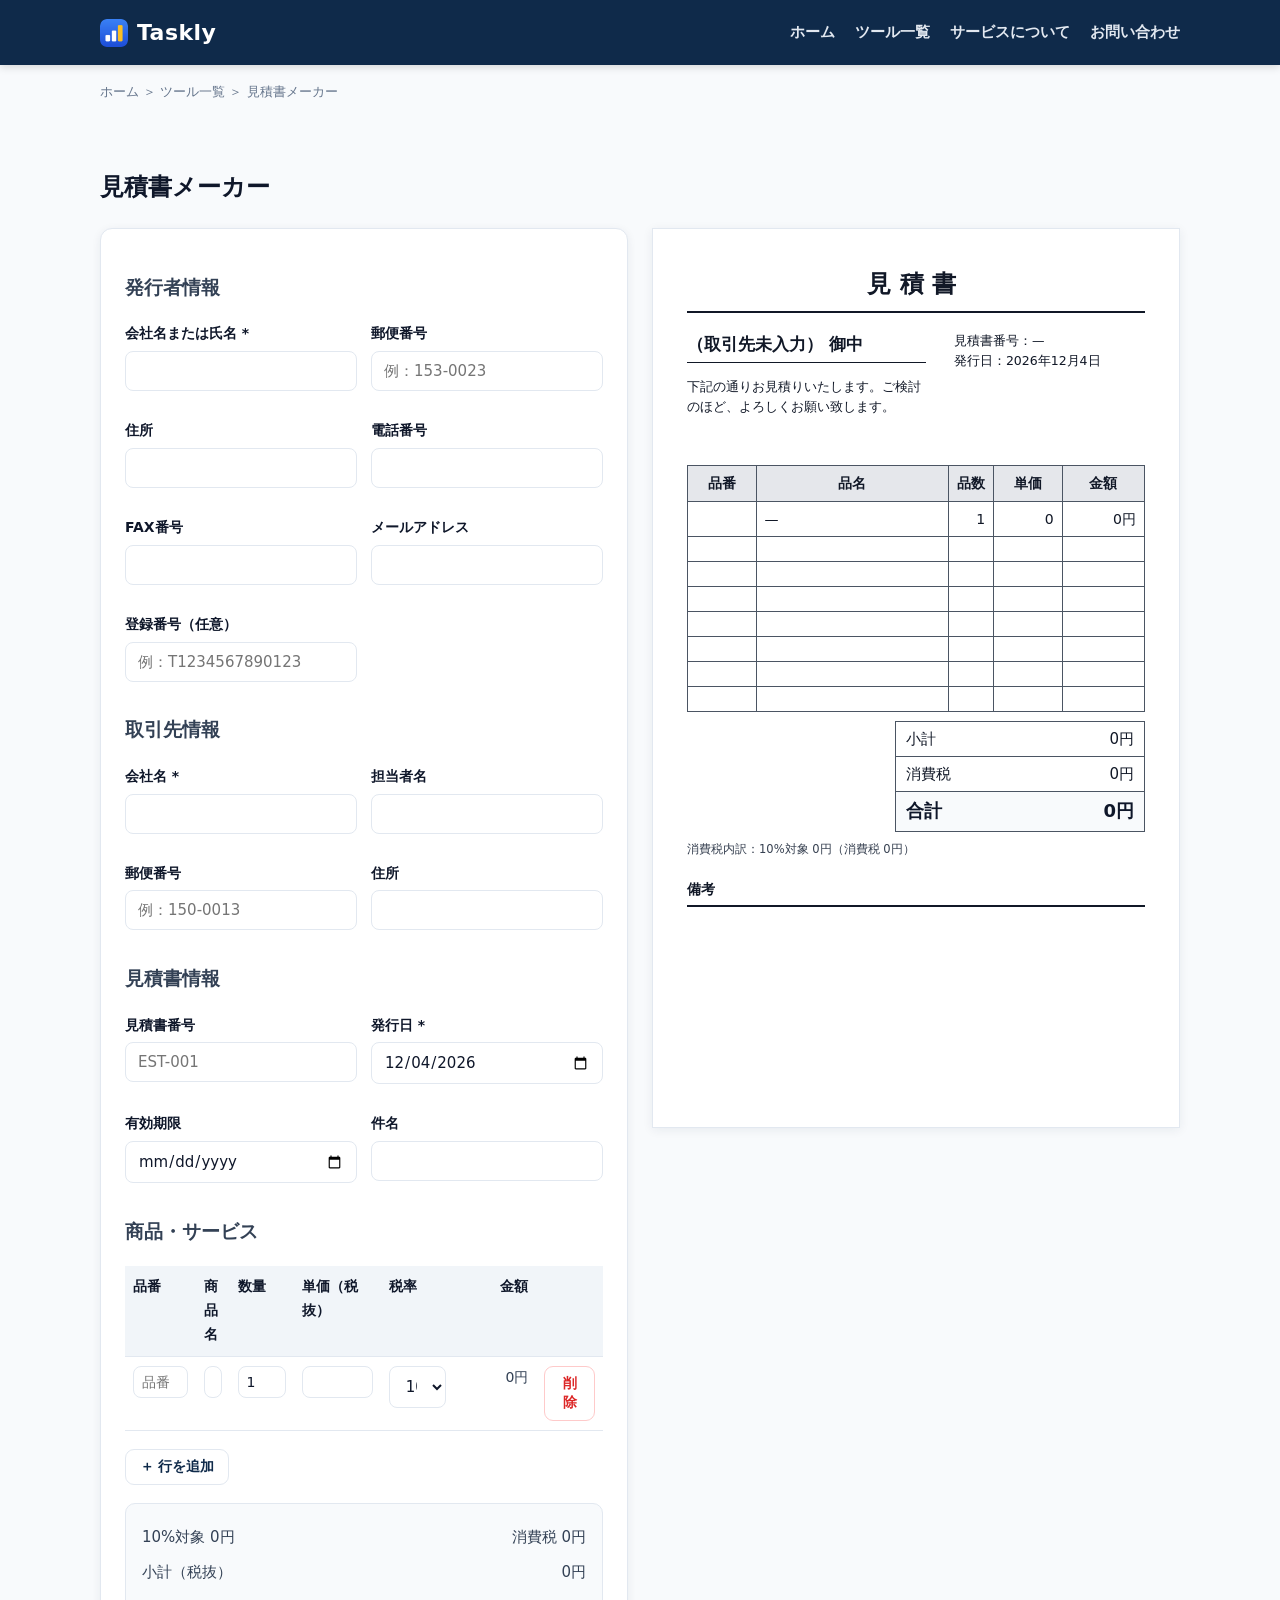
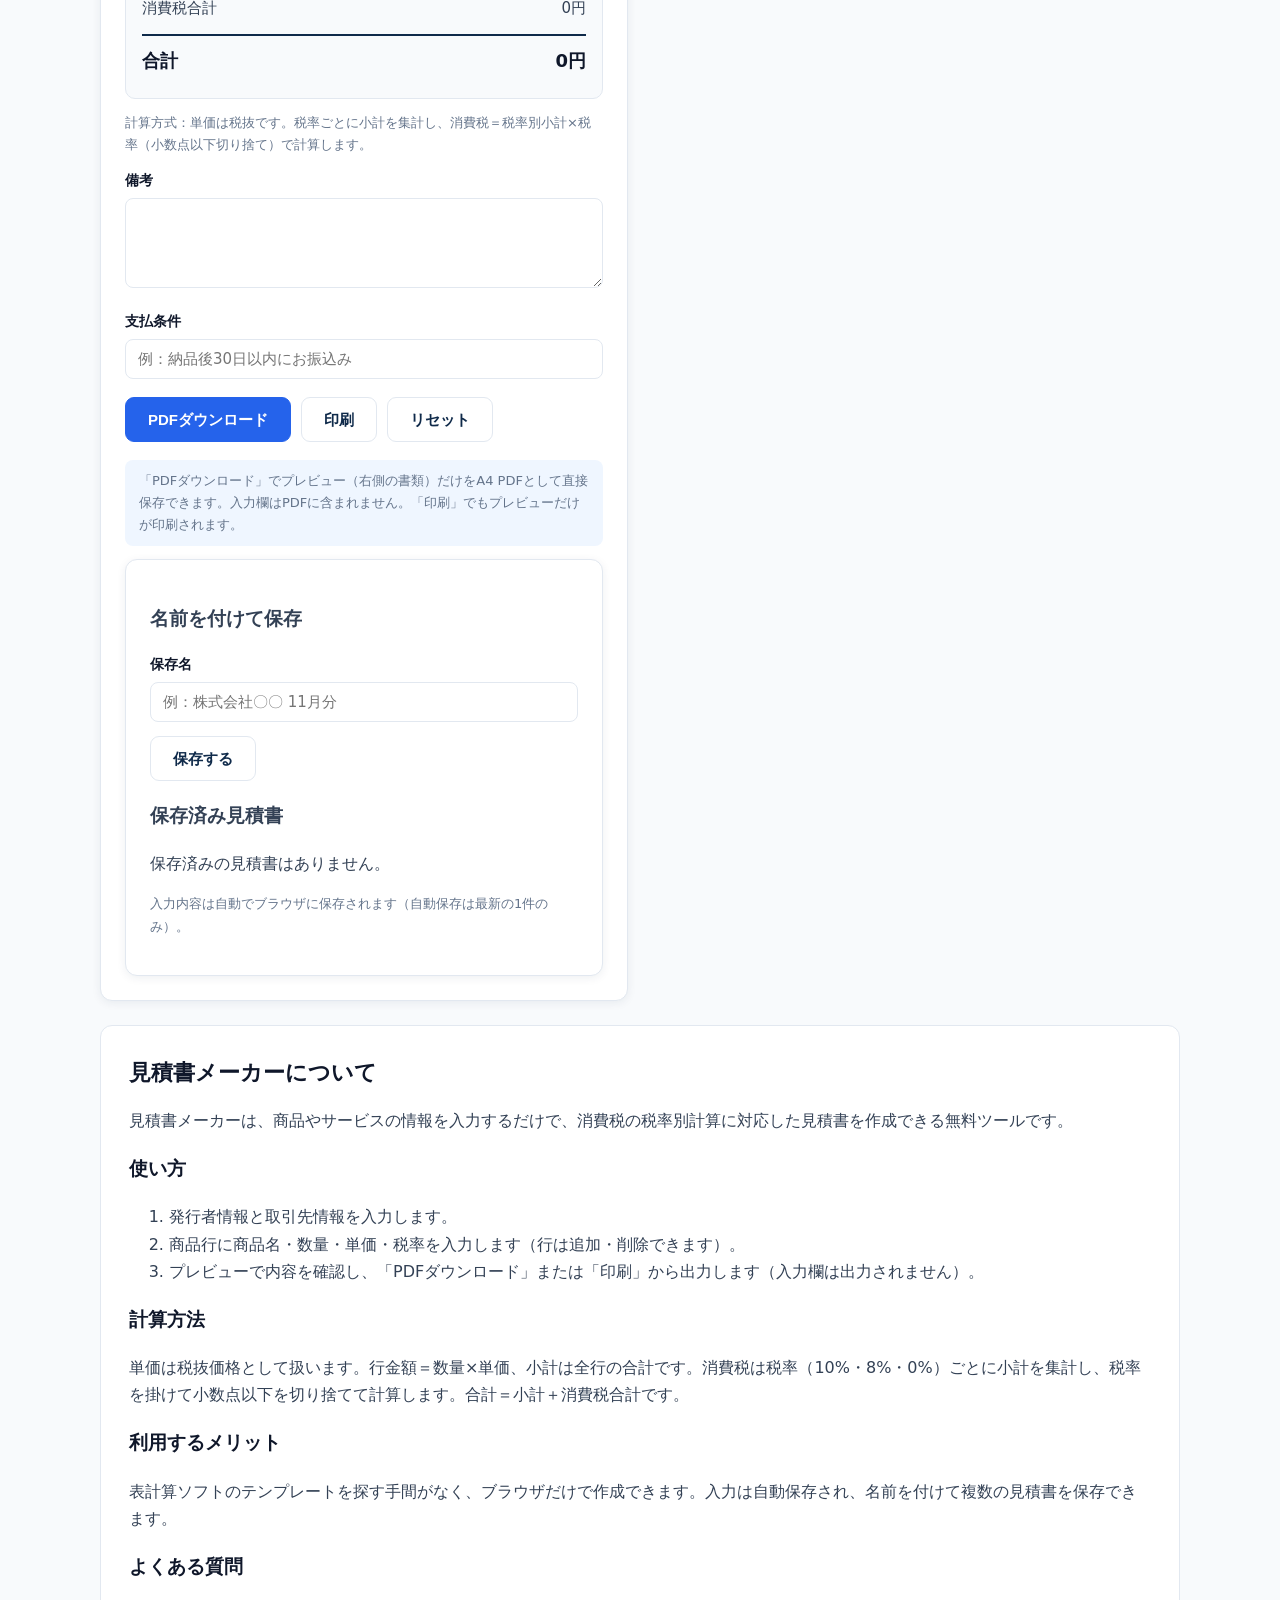
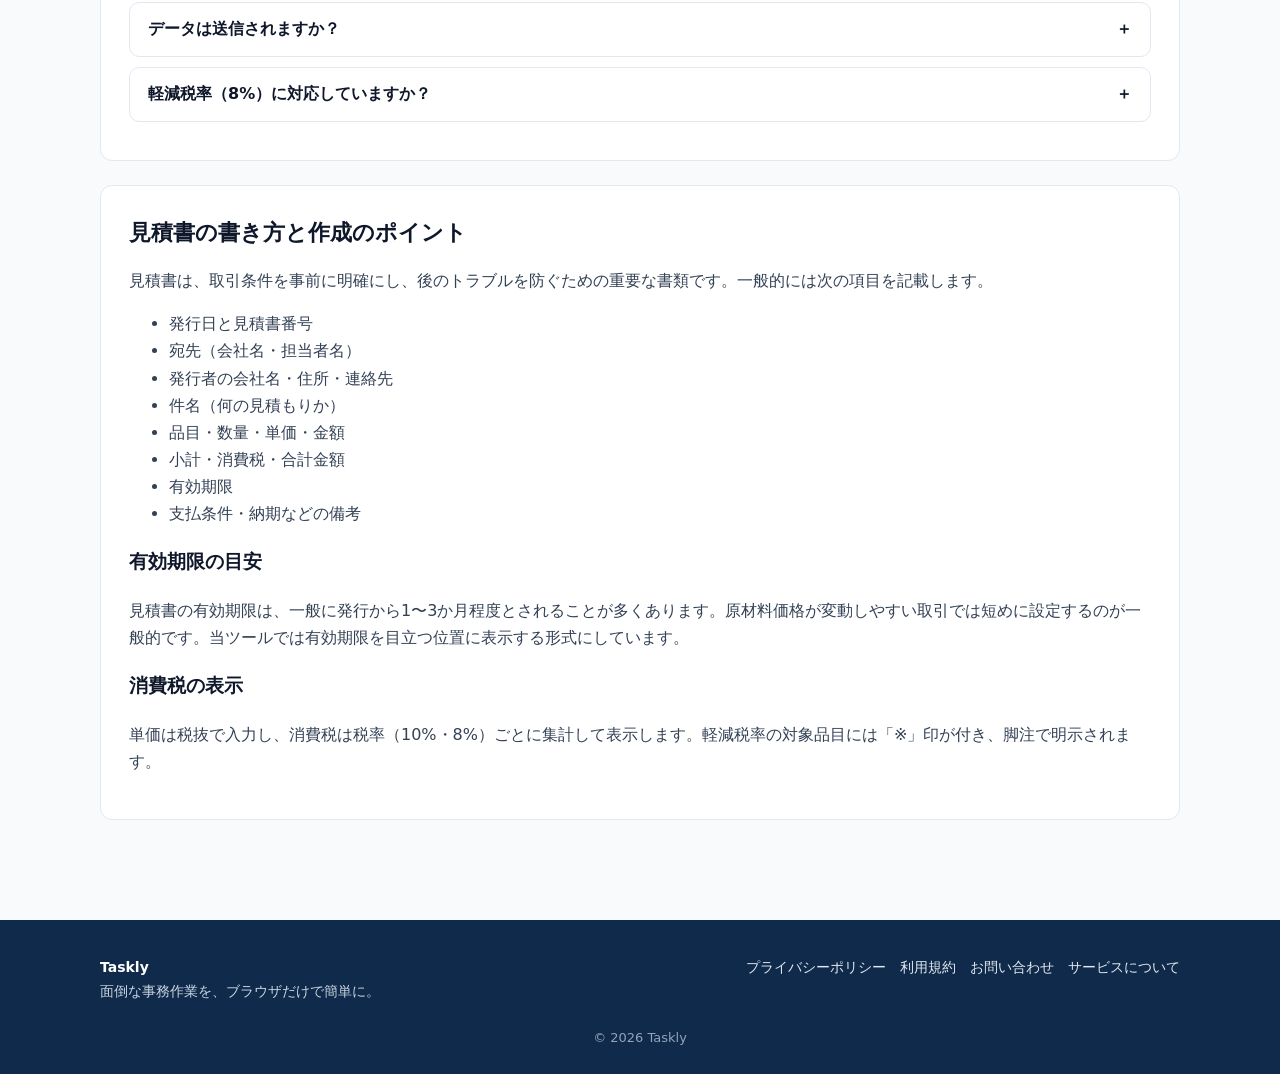
<file: tools/estimate/index.html>
<!DOCTYPE html><html lang="ja"><head><meta charset="UTF-8">
<meta name="viewport" content="width=device-width, initial-scale=1.0">
<title>見積書メーカー｜無料で見積書を作成・PDF保存｜Taskly</title><meta name="description" content="無料の見積書作成ツール。税率別（10%・8%）の消費税計算に対応し、保存・印刷・PDF保存がブラウザだけでできます。登録不要。">
<link rel="canonical" href="https://x1bv9.github.io/Taskly/tools/estimate/">
<meta property="og:type" content="website"><meta property="og:title" content="見積書メーカー｜無料で見積書を作成・PDF保存｜Taskly"><meta property="og:description" content="無料の見積書作成ツール。税率別（10%・8%）の消費税計算に対応し、保存・印刷・PDF保存がブラウザだけでできます。登録不要。"><meta property="og:url" content="https://x1bv9.github.io/Taskly/tools/estimate/"><meta property="og:site_name" content="Taskly">
<meta property="og:image" content="https://x1bv9.github.io/Taskly/assets/img/og-image.png">
<meta name="twitter:card" content="summary_large_image">
<meta name="twitter:image" content="https://x1bv9.github.io/Taskly/assets/img/og-image.png">

<!-- favicon -->
<link rel="icon" href="../../favicon.ico" sizes="48x48">
<link rel="icon" href="../../assets/img/favicon.svg" type="image/svg+xml">
<link rel="icon" href="../../assets/img/favicon-192.png" type="image/png" sizes="192x192">
<link rel="apple-touch-icon" href="../../assets/img/apple-touch-icon.png">
<link rel="manifest" href="../../site.webmanifest">
<meta name="theme-color" content="#1d4ed8">
<link rel="stylesheet" href="../../assets/css/style.css">
<!-- AdSense: 広告コードはこの位置に挿入してください（未設定時は表示されません） -->
<script type="application/ld+json">{"@context": "https://schema.org", "@graph": [{"@type": "WebApplication", "name": "見積書メーカー", "url": "https://x1bv9.github.io/Taskly/tools/estimate/", "description": "無料の見積書作成ツール。税率別（10%・8%）の消費税計算に対応し、保存・印刷・PDF保存がブラウザだけでできます。登録不要。", "applicationCategory": "BusinessApplication", "operatingSystem": "Web", "offers": {"@type": "Offer", "price": "0", "priceCurrency": "JPY"}, "inLanguage": "ja"}, {"@type": "BreadcrumbList", "itemListElement": [{"@type": "ListItem", "position": 1, "name": "ホーム", "item": "https://x1bv9.github.io/Taskly/"}, {"@type": "ListItem", "position": 2, "name": "ツール一覧", "item": "https://x1bv9.github.io/Taskly/tools/"}, {"@type": "ListItem", "position": 3, "name": "見積書メーカー", "item": "https://x1bv9.github.io/Taskly/tools/estimate/"}]}, {"@type": "FAQPage", "mainEntity": [{"@type": "Question", "name": "データは送信されますか？", "acceptedAnswer": {"@type": "Answer", "text": "いいえ。入力データはブラウザ内にのみ保存されます。"}}, {"@type": "Question", "name": "軽減税率（8%）に対応していますか？", "acceptedAnswer": {"@type": "Answer", "text": "はい。商品行ごとに10%・8%・0%から税率を選べます。"}}]}]}</script>
</head><body><header class="site-header"><div class="header-inner">
<a class="logo" href="../../index.html"><img class="logo-icon" src="../../assets/img/favicon-192.png" alt="Taskly ロゴ" width="28" height="28">Taskly</a>
<nav class="main-nav"><a href="../../index.html">ホーム</a><a href="../../tools/index.html">ツール一覧</a><a href="../../about/index.html">サービスについて</a><a href="../../contact/index.html">お問い合わせ</a></nav></div></header><main class="container"><nav class="breadcrumb"><a href="../../index.html">ホーム</a> ＞ <a href="../../tools/index.html">ツール一覧</a> ＞ 見積書メーカー</nav>
<section class="section"><h1 style="color:var(--text-dark)">見積書メーカー</h1>
<div id="error-box" class="error-box" role="alert"></div>
<div class="tool-layout"><div class="card editor-panel">
<form id="doc-form" novalidate>
<h3>発行者情報</h3><div class="form-grid">
<div class="field"><label>会社名または氏名 *</label><input type="text" data-field="issuerName"></div>
<div class="field"><label>郵便番号</label><input type="text" data-field="issuerPostal" placeholder="例：153-0023"></div>
<div class="field"><label>住所</label><input type="text" data-field="issuerAddress"></div>
<div class="field"><label>電話番号</label><input type="tel" data-field="issuerTel"></div>
<div class="field"><label>FAX番号</label><input type="tel" data-field="issuerFax"></div>
<div class="field"><label>メールアドレス</label><input type="email" data-field="issuerEmail"></div>
<div class="field"><label>登録番号（任意）</label><input type="text" data-field="issuerReg" placeholder="例：T1234567890123"></div></div>
<h3>取引先情報</h3><div class="form-grid">
<div class="field"><label>会社名 *</label><input type="text" data-field="clientName"></div>
<div class="field"><label>担当者名</label><input type="text" data-field="clientPerson"></div>
<div class="field"><label>郵便番号</label><input type="text" data-field="clientPostal" placeholder="例：150-0013"></div>
<div class="field"><label>住所</label><input type="text" data-field="clientAddress"></div></div>
<h3>見積書情報</h3><div class="form-grid">
<div class="field"><label>見積書番号</label><input type="text" data-field="docNumber" placeholder="EST-001"></div>
<div class="field"><label>発行日 *</label><input type="date" id="doc-date" data-field="docDate"></div>
<div class="field"><label>有効期限</label><input type="date" data-field="validDate"></div>
<div class="field"><label>件名</label><input type="text" data-field="subject"></div></div>
<h3>商品・サービス</h3>
<table class="items-table"><thead><tr><th style="width:90px">品番</th><th>商品名</th><th style="width:80px">数量</th><th style="width:110px">単価（税抜）</th><th style="width:90px">税率</th><th class="num" style="width:110px">金額</th><th style="width:70px"></th></tr></thead><tbody id="items-body"></tbody></table>
<div class="toolbar"><button type="button" class="btn btn-outline btn-small" id="add-item">＋ 行を追加</button></div>
<div class="summary-box"><div id="sum-tax-detail"></div>
<div class="summary-row"><span>小計（税抜）</span><span id="sum-subtotal">0円</span></div>
<div class="summary-row"><span>消費税合計</span><span id="sum-tax">0円</span></div>
<div class="summary-row total"><span>合計</span><span id="sum-total">0円</span></div></div>
<p style="font-size:13px;color:var(--muted)">計算方式：単価は税抜です。税率ごとに小計を集計し、消費税＝税率別小計×税率（小数点以下切り捨て）で計算します。</p>

<div class="field"><label>備考</label><textarea data-field="notes"></textarea></div>
<div class="field"><label>支払条件</label><input type="text" data-field="paymentTerms" placeholder="例：納品後30日以内にお振込み"></div>
</form>
<div class="toolbar no-print">
<button type="button" class="btn" id="btn-pdf">PDFダウンロード</button>
<button type="button" class="btn btn-outline" id="btn-print">印刷</button>
<button type="button" class="btn btn-outline" id="btn-reset">リセット</button></div>
<p class="print-note no-print">「PDFダウンロード」でプレビュー（右側の書類）だけをA4 PDFとして直接保存できます。入力欄はPDFに含まれません。「印刷」でもプレビューだけが印刷されます。</p>
<div class="card no-print"><h3>名前を付けて保存</h3>
<div class="field"><label>保存名</label><input type="text" id="save-name" placeholder="例：株式会社〇〇 11月分"></div>
<button type="button" class="btn btn-outline" id="btn-save-named">保存する</button>
<h3>保存済み見積書</h3><div id="saved-list"></div>
<p style="font-size:13px;color:var(--muted)">入力内容は自動でブラウザに保存されます（自動保存は最新の1件のみ）。</p></div>
</div><div><div class="print-sheet" id="print-sheet">
<h1 id="pv-title" class="doc-title">見積書</h1>
<div class="doc-top">
<div class="doc-left">
<p class="doc-client" id="pv-client"></p>
<p class="party" id="pv-client-postal"></p>
<p class="party" id="pv-client-address"></p>
<p class="doc-greeting" id="pv-greeting"></p>
<p id="pv-subject" class="doc-subject"></p>
</div>
<div class="doc-right">
<div class="doc-meta"><div id="pv-number"></div><div id="pv-date"></div></div>
<div class="doc-issuer-name" id="pv-issuer-name"></div>
<p class="party" id="pv-issuer"></p>
</div>
</div>
<p class="doc-valid" id="pv-valid"></p>
<table class="doc-table"><thead><tr><th style="width:15%">品番</th><th>品名</th><th class="num" style="width:10%">品数</th><th class="num" style="width:15%">単価</th><th class="num" style="width:18%">金額</th></tr></thead><tbody id="pv-items"></tbody></table>
<p class="doc-taxnote" id="pv-taxnote"></p>
<div class="doc-totals"><div id="pv-summary"></div></div>
<p class="doc-taxbreak" id="pv-taxbreak"></p>
<h2>備考</h2><p class="party" id="pv-notes"></p><p id="pv-payment"></p>
</div></div></div>
<section class="content-section"><h2>見積書メーカーについて</h2>
<p>見積書メーカーは、商品やサービスの情報を入力するだけで、消費税の税率別計算に対応した見積書を作成できる無料ツールです。</p>
<h3>使い方</h3><ol><li>発行者情報と取引先情報を入力します。</li><li>商品行に商品名・数量・単価・税率を入力します（行は追加・削除できます）。</li><li>プレビューで内容を確認し、「PDFダウンロード」または「印刷」から出力します（入力欄は出力されません）。</li></ol>
<h3>計算方法</h3><p>単価は税抜価格として扱います。行金額＝数量×単価、小計は全行の合計です。消費税は税率（10%・8%・0%）ごとに小計を集計し、税率を掛けて小数点以下を切り捨てて計算します。合計＝小計＋消費税合計です。</p>
<h3>利用するメリット</h3><p>表計算ソフトのテンプレートを探す手間がなく、ブラウザだけで作成できます。入力は自動保存され、名前を付けて複数の見積書を保存できます。</p>
<h3>よくある質問</h3>
<div class="faq-item"><button type="button" class="faq-q">データは送信されますか？<span>＋</span></button><div class="faq-a"><p>いいえ。入力データはブラウザ内にのみ保存されます。</p></div></div>
<div class="faq-item"><button type="button" class="faq-q">軽減税率（8%）に対応していますか？<span>＋</span></button><div class="faq-a"><p>はい。商品行ごとに10%・8%・0%から税率を選べます。</p></div></div></section><section class="content-section"><h2>見積書の書き方と作成のポイント</h2>
<p>見積書は、取引条件を事前に明確にし、後のトラブルを防ぐための重要な書類です。一般的には次の項目を記載します。</p>
<ul><li>発行日と見積書番号</li><li>宛先（会社名・担当者名）</li><li>発行者の会社名・住所・連絡先</li><li>件名（何の見積もりか）</li><li>品目・数量・単価・金額</li><li>小計・消費税・合計金額</li><li>有効期限</li><li>支払条件・納期などの備考</li></ul>
<h3>有効期限の目安</h3>
<p>見積書の有効期限は、一般に発行から1〜3か月程度とされることが多くあります。原材料価格が変動しやすい取引では短めに設定するのが一般的です。当ツールでは有効期限を目立つ位置に表示する形式にしています。</p>
<h3>消費税の表示</h3>
<p>単価は税抜で入力し、消費税は税率（10%・8%）ごとに集計して表示します。軽減税率の対象品目には「※」印が付き、脚注で明示されます。</p></section></section></main><footer class="site-footer"><div class="footer-inner">
<div><strong style="color:#fff">Taskly</strong><br>面倒な事務作業を、ブラウザだけで簡単に。</div>
<nav><a href="../../privacy/index.html">プライバシーポリシー</a>　<a href="../../terms/index.html">利用規約</a>　<a href="../../contact/index.html">お問い合わせ</a>　<a href="../../about/index.html">サービスについて</a></nav>
</div><div class="copyright">© <span data-year>2026</span> Taskly</div></footer><div class="toast" role="status"></div><script src="../../assets/js/common.js"></script><script src="../../assets/js/calc.js"></script><script src="../../assets/vendor/html2canvas.min.js"></script><script src="../../assets/vendor/jspdf.umd.min.js"></script><script src="../../assets/js/pdf.js"></script><script src="../../assets/js/document.js"></script><script src="../../assets/js/estimate.js"></script></body></html>
</file>
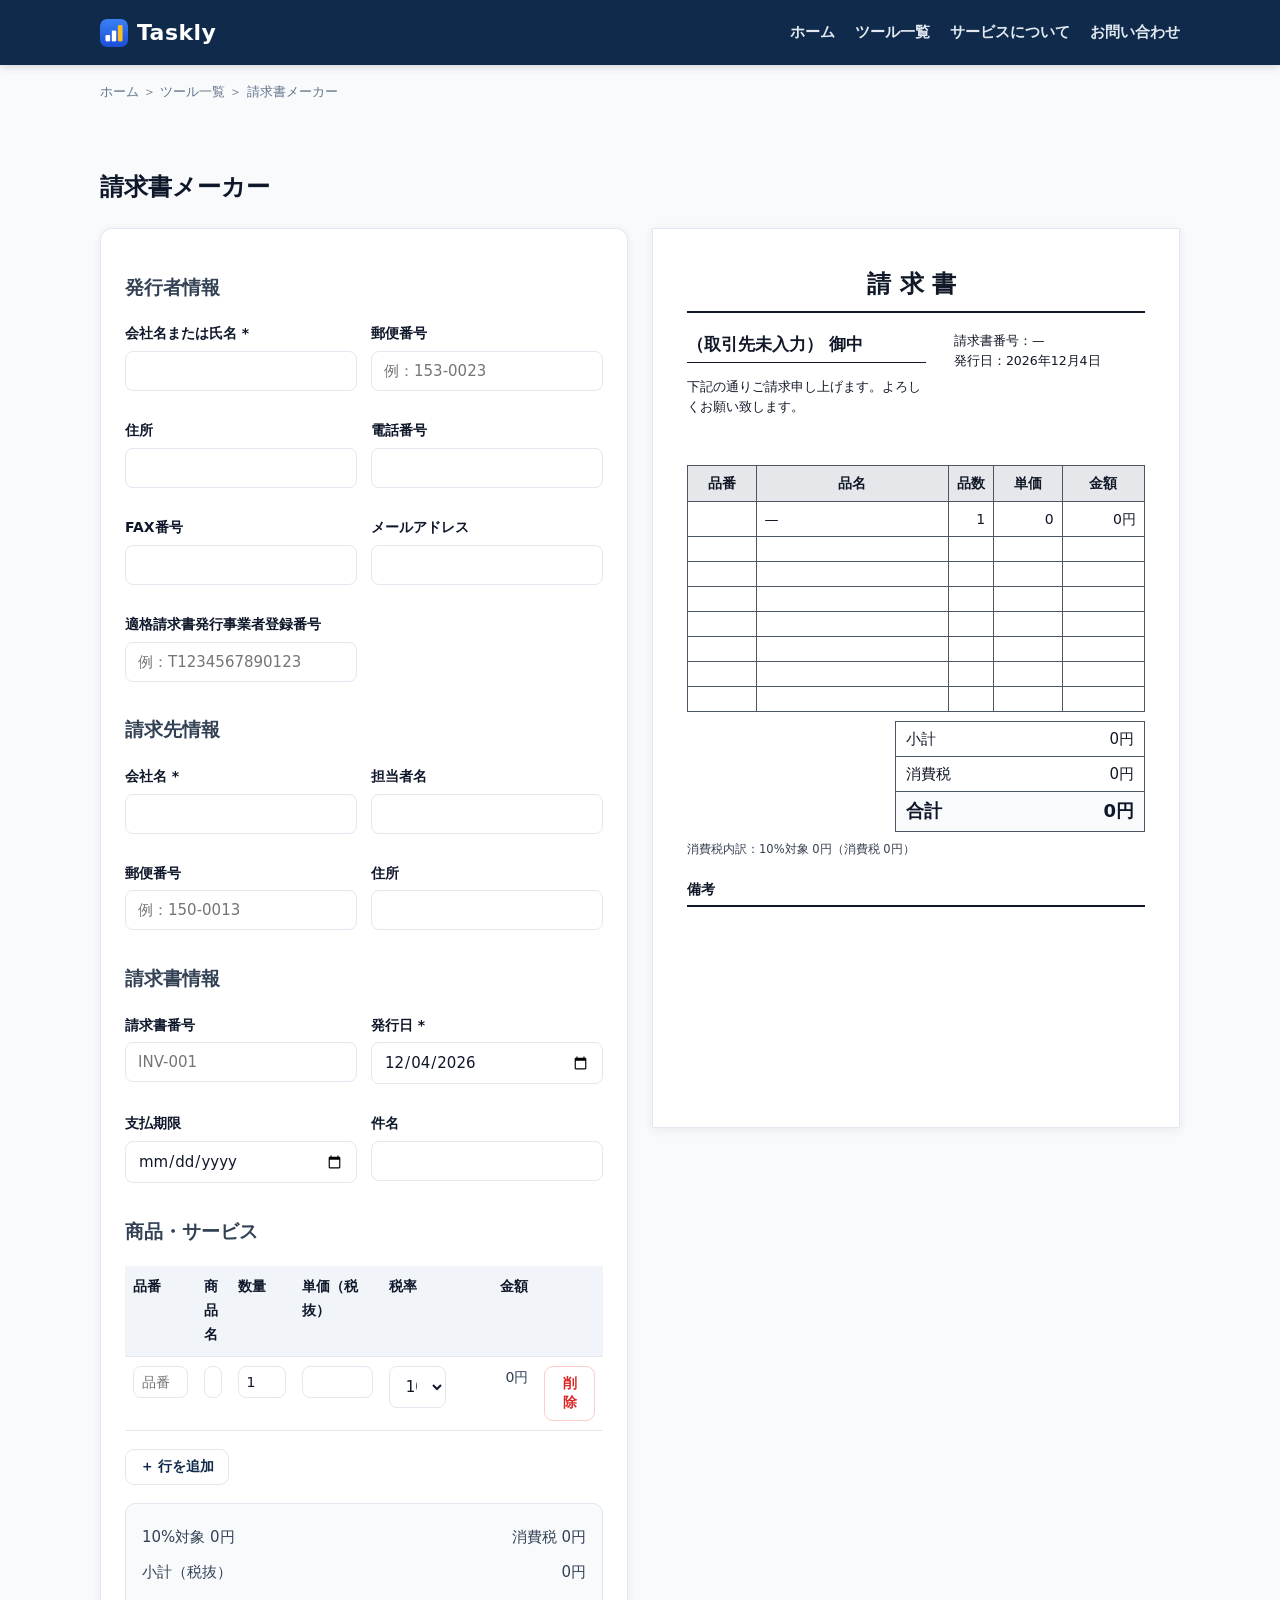
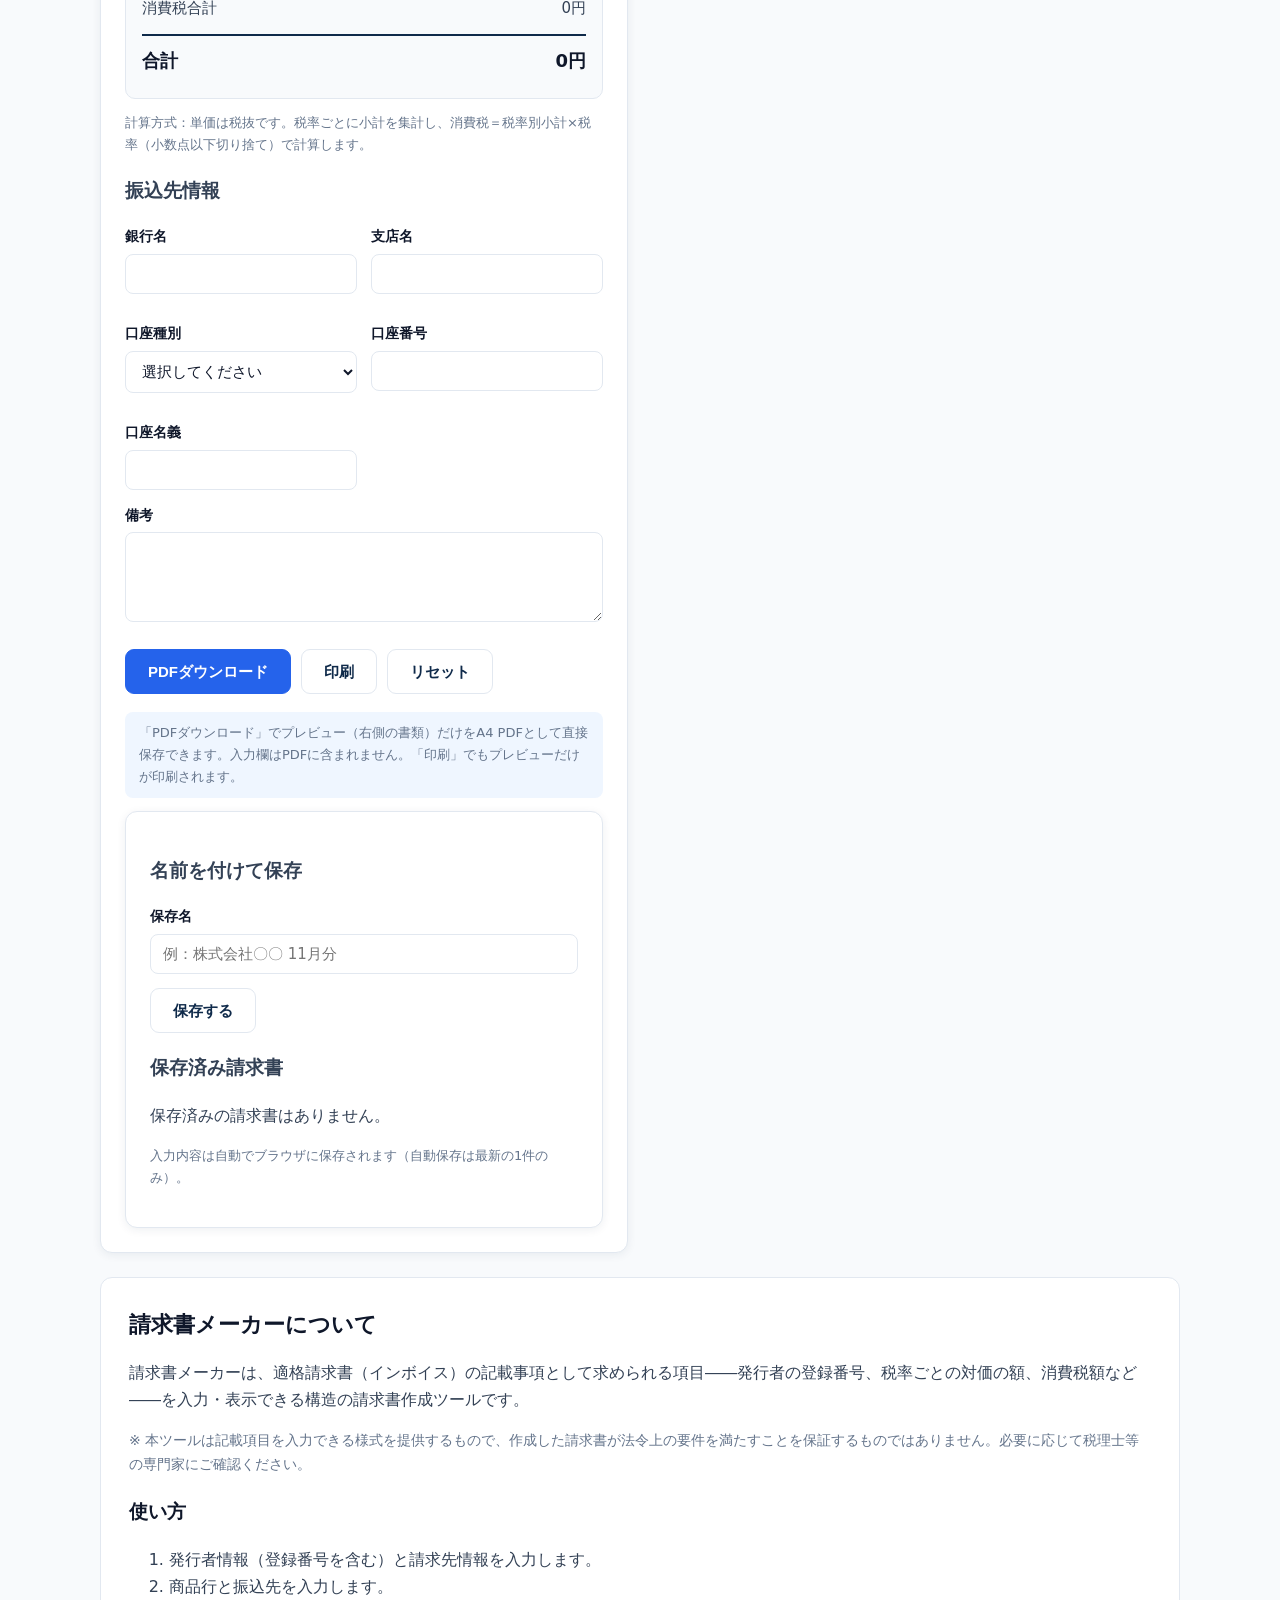
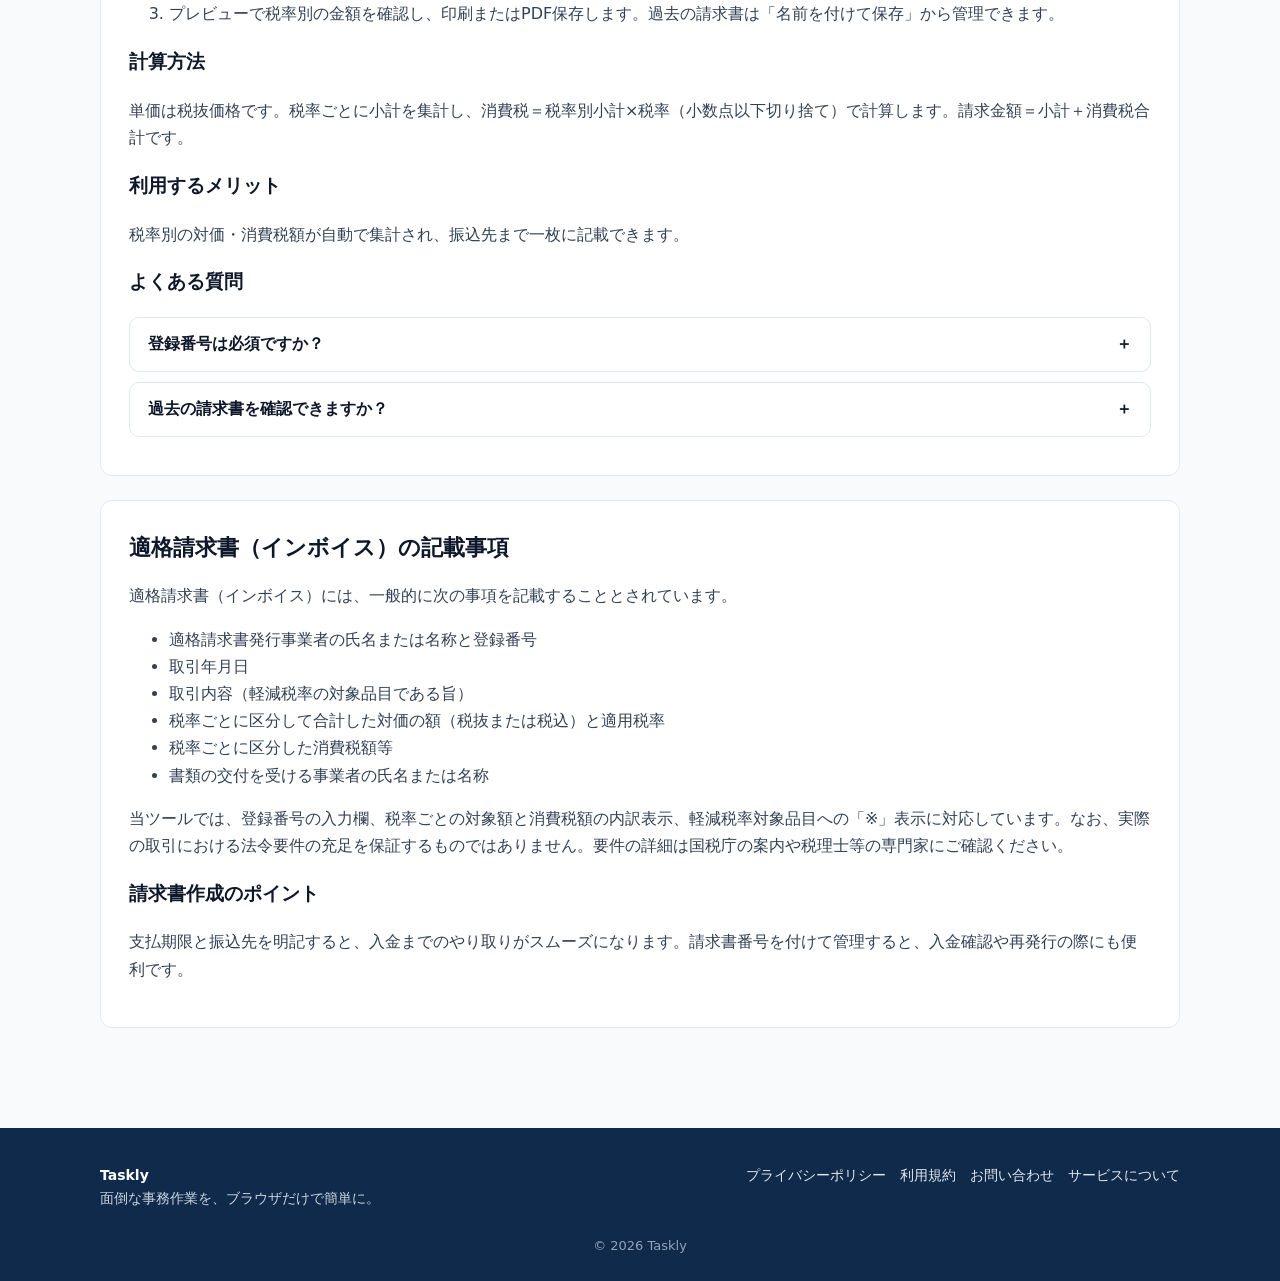
<file: tools/invoice/index.html>
<!DOCTYPE html><html lang="ja"><head><meta charset="UTF-8">
<meta name="viewport" content="width=device-width, initial-scale=1.0">
<title>請求書メーカー｜適格請求書対応の無料作成ツール｜Taskly</title><meta name="description" content="無料の請求書作成ツール。登録番号、税率ごとの対価と消費税額、振込先を記載でき、保存・印刷・PDF保存に対応。登録不要。">
<link rel="canonical" href="https://x1bv9.github.io/Taskly/tools/invoice/">
<meta property="og:type" content="website"><meta property="og:title" content="請求書メーカー｜適格請求書対応の無料作成ツール｜Taskly"><meta property="og:description" content="無料の請求書作成ツール。登録番号、税率ごとの対価と消費税額、振込先を記載でき、保存・印刷・PDF保存に対応。登録不要。"><meta property="og:url" content="https://x1bv9.github.io/Taskly/tools/invoice/"><meta property="og:site_name" content="Taskly">
<meta property="og:image" content="https://x1bv9.github.io/Taskly/assets/img/og-image.png">
<meta name="twitter:card" content="summary_large_image">
<meta name="twitter:image" content="https://x1bv9.github.io/Taskly/assets/img/og-image.png">

<!-- favicon -->
<link rel="icon" href="../../favicon.ico" sizes="48x48">
<link rel="icon" href="../../assets/img/favicon.svg" type="image/svg+xml">
<link rel="icon" href="../../assets/img/favicon-192.png" type="image/png" sizes="192x192">
<link rel="apple-touch-icon" href="../../assets/img/apple-touch-icon.png">
<link rel="manifest" href="../../site.webmanifest">
<meta name="theme-color" content="#1d4ed8">
<link rel="stylesheet" href="../../assets/css/style.css">
<!-- AdSense: 広告コードはこの位置に挿入してください（未設定時は表示されません） -->
<script type="application/ld+json">{"@context": "https://schema.org", "@graph": [{"@type": "WebApplication", "name": "請求書メーカー", "url": "https://x1bv9.github.io/Taskly/tools/invoice/", "description": "無料の請求書作成ツール。適格請求書の形式に対応し、税率別の消費税計算、保存・印刷・PDF保存がブラウザだけでできます。登録不要。", "applicationCategory": "BusinessApplication", "operatingSystem": "Web", "offers": {"@type": "Offer", "price": "0", "priceCurrency": "JPY"}, "inLanguage": "ja"}, {"@type": "BreadcrumbList", "itemListElement": [{"@type": "ListItem", "position": 1, "name": "ホーム", "item": "https://x1bv9.github.io/Taskly/"}, {"@type": "ListItem", "position": 2, "name": "ツール一覧", "item": "https://x1bv9.github.io/Taskly/tools/"}, {"@type": "ListItem", "position": 3, "name": "請求書メーカー", "item": "https://x1bv9.github.io/Taskly/tools/invoice/"}]}, {"@type": "FAQPage", "mainEntity": [{"@type": "Question", "name": "登録番号は必須ですか？", "acceptedAnswer": {"@type": "Answer", "text": "適格請求書を発行する場合は登録番号の記載が必要です。本ツールでは発行者情報として入力できます。"}}, {"@type": "Question", "name": "過去の請求書を確認できますか？", "acceptedAnswer": {"@type": "Answer", "text": "はい。「名前を付けて保存」した請求書は一覧から読み込み・削除できます（同一ブラウザ内）。"}}]}]}</script>
</head><body><header class="site-header"><div class="header-inner">
<a class="logo" href="../../index.html"><img class="logo-icon" src="../../assets/img/favicon-192.png" alt="Taskly ロゴ" width="28" height="28">Taskly</a>
<nav class="main-nav"><a href="../../index.html">ホーム</a><a href="../../tools/index.html">ツール一覧</a><a href="../../about/index.html">サービスについて</a><a href="../../contact/index.html">お問い合わせ</a></nav></div></header><main class="container"><nav class="breadcrumb"><a href="../../index.html">ホーム</a> ＞ <a href="../../tools/index.html">ツール一覧</a> ＞ 請求書メーカー</nav>
<section class="section"><h1 style="color:var(--text-dark)">請求書メーカー</h1>
<div id="error-box" class="error-box" role="alert"></div>
<div class="tool-layout"><div class="card editor-panel">
<form id="doc-form" novalidate>
<h3>発行者情報</h3><div class="form-grid">
<div class="field"><label>会社名または氏名 *</label><input type="text" data-field="issuerName"></div>
<div class="field"><label>郵便番号</label><input type="text" data-field="issuerPostal" placeholder="例：153-0023"></div>
<div class="field"><label>住所</label><input type="text" data-field="issuerAddress"></div>
<div class="field"><label>電話番号</label><input type="tel" data-field="issuerTel"></div>
<div class="field"><label>FAX番号</label><input type="tel" data-field="issuerFax"></div>
<div class="field"><label>メールアドレス</label><input type="email" data-field="issuerEmail"></div>
<div class="field"><label>適格請求書発行事業者登録番号</label><input type="text" data-field="issuerReg" placeholder="例：T1234567890123"></div></div>
<h3>請求先情報</h3><div class="form-grid">
<div class="field"><label>会社名 *</label><input type="text" data-field="clientName"></div>
<div class="field"><label>担当者名</label><input type="text" data-field="clientPerson"></div>
<div class="field"><label>郵便番号</label><input type="text" data-field="clientPostal" placeholder="例：150-0013"></div>
<div class="field"><label>住所</label><input type="text" data-field="clientAddress"></div></div>
<h3>請求書情報</h3><div class="form-grid">
<div class="field"><label>請求書番号</label><input type="text" data-field="docNumber" placeholder="INV-001"></div>
<div class="field"><label>発行日 *</label><input type="date" id="doc-date" data-field="docDate"></div>
<div class="field"><label>支払期限</label><input type="date" data-field="validDate"></div>
<div class="field"><label>件名</label><input type="text" data-field="subject"></div></div>
<h3>商品・サービス</h3>
<table class="items-table"><thead><tr><th style="width:90px">品番</th><th>商品名</th><th style="width:80px">数量</th><th style="width:110px">単価（税抜）</th><th style="width:90px">税率</th><th class="num" style="width:110px">金額</th><th style="width:70px"></th></tr></thead><tbody id="items-body"></tbody></table>
<div class="toolbar"><button type="button" class="btn btn-outline btn-small" id="add-item">＋ 行を追加</button></div>
<div class="summary-box"><div id="sum-tax-detail"></div>
<div class="summary-row"><span>小計（税抜）</span><span id="sum-subtotal">0円</span></div>
<div class="summary-row"><span>消費税合計</span><span id="sum-tax">0円</span></div>
<div class="summary-row total"><span>合計</span><span id="sum-total">0円</span></div></div>
<p style="font-size:13px;color:var(--muted)">計算方式：単価は税抜です。税率ごとに小計を集計し、消費税＝税率別小計×税率（小数点以下切り捨て）で計算します。</p>
<h3>振込先情報</h3><div class="form-grid">
<div class="field"><label>銀行名</label><input type="text" data-field="bankName"></div>
<div class="field"><label>支店名</label><input type="text" data-field="bankBranch"></div>
<div class="field"><label>口座種別</label><select data-field="bankType"><option value="">選択してください</option><option>普通</option><option>当座</option></select></div>
<div class="field"><label>口座番号</label><input type="text" data-field="bankNumber" inputmode="numeric"></div>
<div class="field"><label>口座名義</label><input type="text" data-field="bankHolder"></div></div>
<div class="field"><label>備考</label><textarea data-field="notes"></textarea></div>

</form>
<div class="toolbar no-print">
<button type="button" class="btn" id="btn-pdf">PDFダウンロード</button>
<button type="button" class="btn btn-outline" id="btn-print">印刷</button>
<button type="button" class="btn btn-outline" id="btn-reset">リセット</button></div>
<p class="print-note no-print">「PDFダウンロード」でプレビュー（右側の書類）だけをA4 PDFとして直接保存できます。入力欄はPDFに含まれません。「印刷」でもプレビューだけが印刷されます。</p>
<div class="card no-print"><h3>名前を付けて保存</h3>
<div class="field"><label>保存名</label><input type="text" id="save-name" placeholder="例：株式会社〇〇 11月分"></div>
<button type="button" class="btn btn-outline" id="btn-save-named">保存する</button>
<h3>保存済み請求書</h3><div id="saved-list"></div>
<p style="font-size:13px;color:var(--muted)">入力内容は自動でブラウザに保存されます（自動保存は最新の1件のみ）。</p></div>
</div><div><div class="print-sheet" id="print-sheet">
<h1 id="pv-title" class="doc-title">請求書</h1>
<div class="doc-top">
<div class="doc-left">
<p class="doc-client" id="pv-client"></p>
<p class="party" id="pv-client-postal"></p>
<p class="party" id="pv-client-address"></p>
<p class="doc-greeting" id="pv-greeting"></p>
<p id="pv-subject" class="doc-subject"></p>
</div>
<div class="doc-right">
<div class="doc-meta"><div id="pv-number"></div><div id="pv-date"></div></div>
<div class="doc-issuer-name" id="pv-issuer-name"></div>
<p class="party" id="pv-issuer"></p>
</div>
</div>
<p class="doc-valid" id="pv-valid"></p>
<table class="doc-table"><thead><tr><th style="width:15%">品番</th><th>品名</th><th class="num" style="width:10%">品数</th><th class="num" style="width:15%">単価</th><th class="num" style="width:18%">金額</th></tr></thead><tbody id="pv-items"></tbody></table>
<p class="doc-taxnote" id="pv-taxnote"></p>
<div class="doc-totals"><div id="pv-summary"></div></div>
<p class="doc-taxbreak" id="pv-taxbreak"></p>
<h2>備考</h2><p class="party" id="pv-notes"></p><p id="pv-bank"></p>
</div></div></div>
<section class="content-section"><h2>請求書メーカーについて</h2>
<p>請求書メーカーは、適格請求書（インボイス）の記載事項として求められる項目――発行者の登録番号、税率ごとの対価の額、消費税額など――を入力・表示できる構造の請求書作成ツールです。</p>
<p style="font-size:14px;color:var(--muted)">※ 本ツールは記載項目を入力できる様式を提供するもので、作成した請求書が法令上の要件を満たすことを保証するものではありません。必要に応じて税理士等の専門家にご確認ください。</p>
<h3>使い方</h3><ol><li>発行者情報（登録番号を含む）と請求先情報を入力します。</li><li>商品行と振込先を入力します。</li><li>プレビューで税率別の金額を確認し、印刷またはPDF保存します。過去の請求書は「名前を付けて保存」から管理できます。</li></ol>
<h3>計算方法</h3><p>単価は税抜価格です。税率ごとに小計を集計し、消費税＝税率別小計×税率（小数点以下切り捨て）で計算します。請求金額＝小計＋消費税合計です。</p>
<h3>利用するメリット</h3><p>税率別の対価・消費税額が自動で集計され、振込先まで一枚に記載できます。</p>
<h3>よくある質問</h3>
<div class="faq-item"><button type="button" class="faq-q">登録番号は必須ですか？<span>＋</span></button><div class="faq-a"><p>適格請求書を発行する場合は登録番号の記載が必要です。本ツールでは発行者情報として入力できます。</p></div></div>
<div class="faq-item"><button type="button" class="faq-q">過去の請求書を確認できますか？<span>＋</span></button><div class="faq-a"><p>はい。「名前を付けて保存」した請求書は一覧から読み込み・削除できます（同一ブラウザ内）。</p></div></div></section><section class="content-section"><h2>適格請求書（インボイス）の記載事項</h2>
<p>適格請求書（インボイス）には、一般的に次の事項を記載することとされています。</p>
<ul><li>適格請求書発行事業者の氏名または名称と登録番号</li><li>取引年月日</li><li>取引内容（軽減税率の対象品目である旨）</li><li>税率ごとに区分して合計した対価の額（税抜または税込）と適用税率</li><li>税率ごとに区分した消費税額等</li><li>書類の交付を受ける事業者の氏名または名称</li></ul>
<p>当ツールでは、登録番号の入力欄、税率ごとの対象額と消費税額の内訳表示、軽減税率対象品目への「※」表示に対応しています。なお、実際の取引における法令要件の充足を保証するものではありません。要件の詳細は国税庁の案内や税理士等の専門家にご確認ください。</p>
<h3>請求書作成のポイント</h3>
<p>支払期限と振込先を明記すると、入金までのやり取りがスムーズになります。請求書番号を付けて管理すると、入金確認や再発行の際にも便利です。</p></section></section></main><footer class="site-footer"><div class="footer-inner">
<div><strong style="color:#fff">Taskly</strong><br>面倒な事務作業を、ブラウザだけで簡単に。</div>
<nav><a href="../../privacy/index.html">プライバシーポリシー</a>　<a href="../../terms/index.html">利用規約</a>　<a href="../../contact/index.html">お問い合わせ</a>　<a href="../../about/index.html">サービスについて</a></nav>
</div><div class="copyright">© <span data-year>2026</span> Taskly</div></footer><div class="toast" role="status"></div><script src="../../assets/js/common.js"></script><script src="../../assets/js/calc.js"></script><script src="../../assets/vendor/html2canvas.min.js"></script><script src="../../assets/vendor/jspdf.umd.min.js"></script><script src="../../assets/js/pdf.js"></script><script src="../../assets/js/document.js"></script><script src="../../assets/js/invoice.js"></script></body></html>
</file>
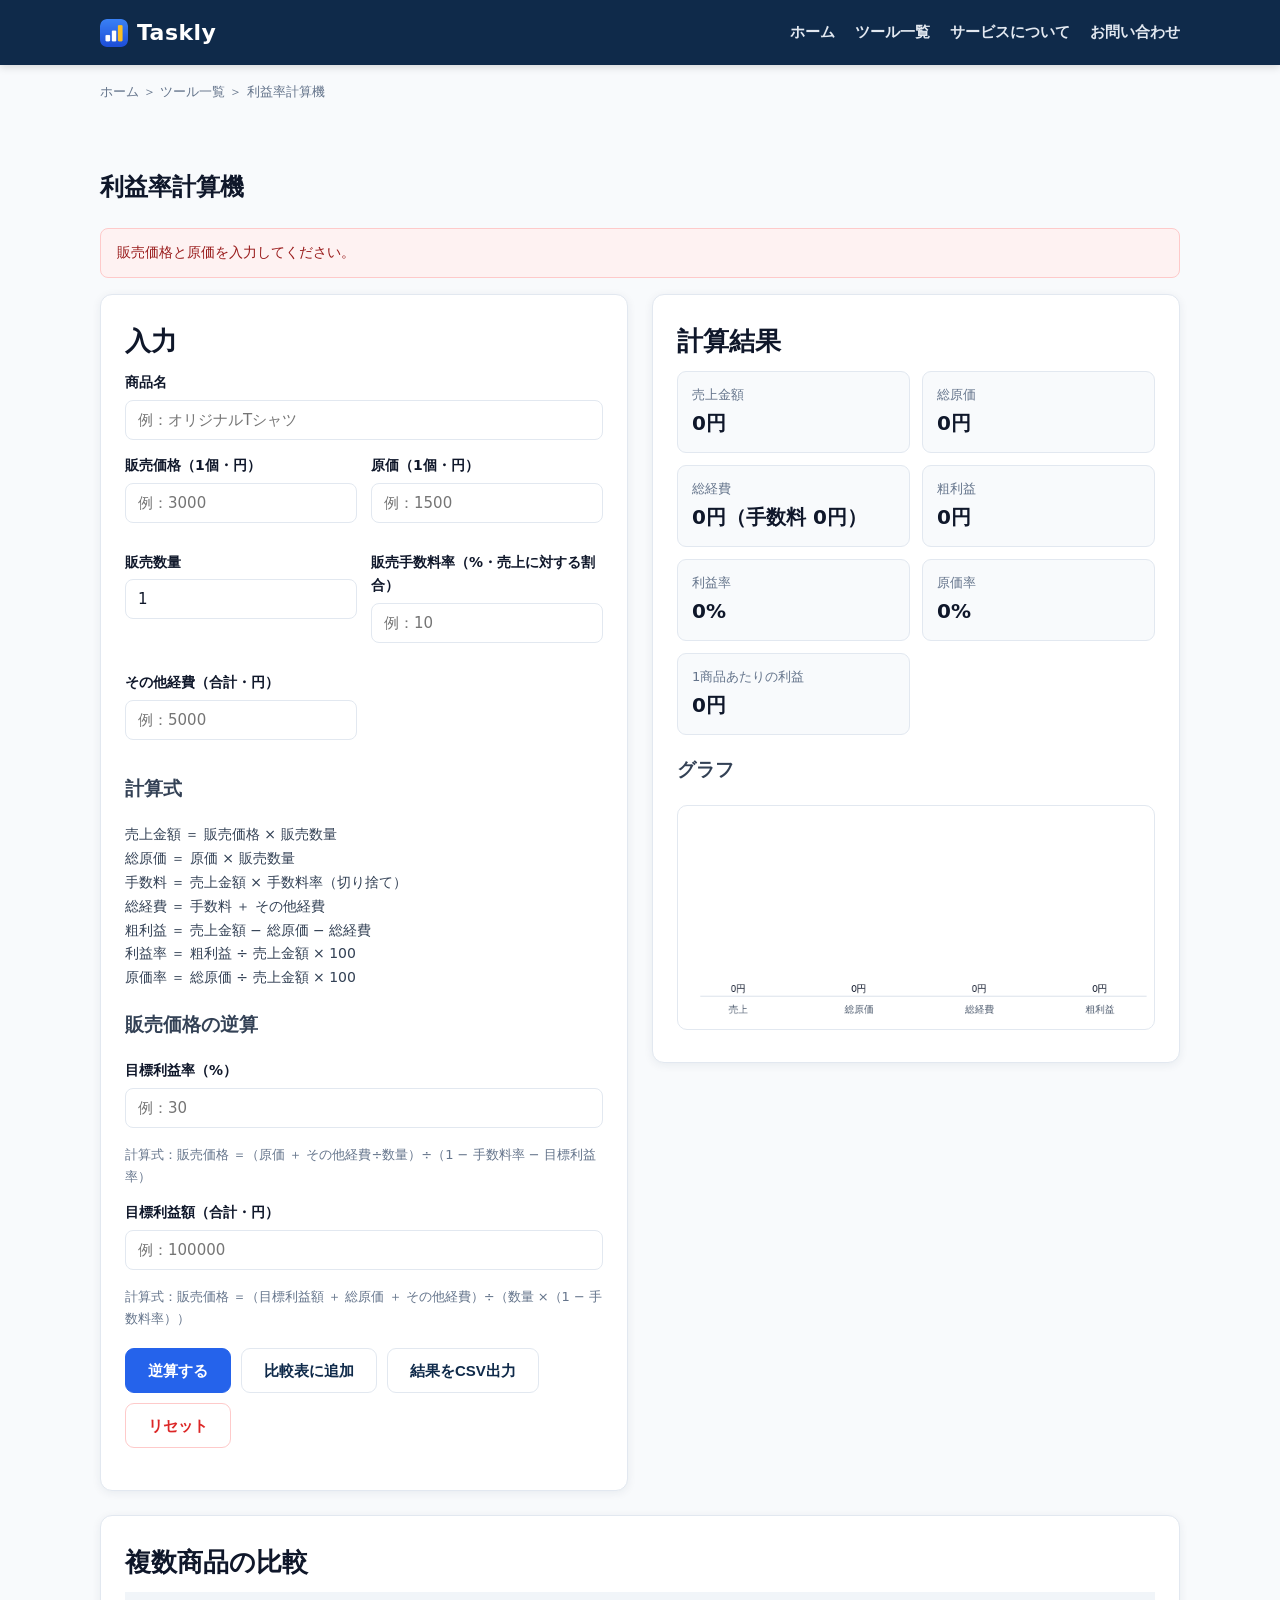
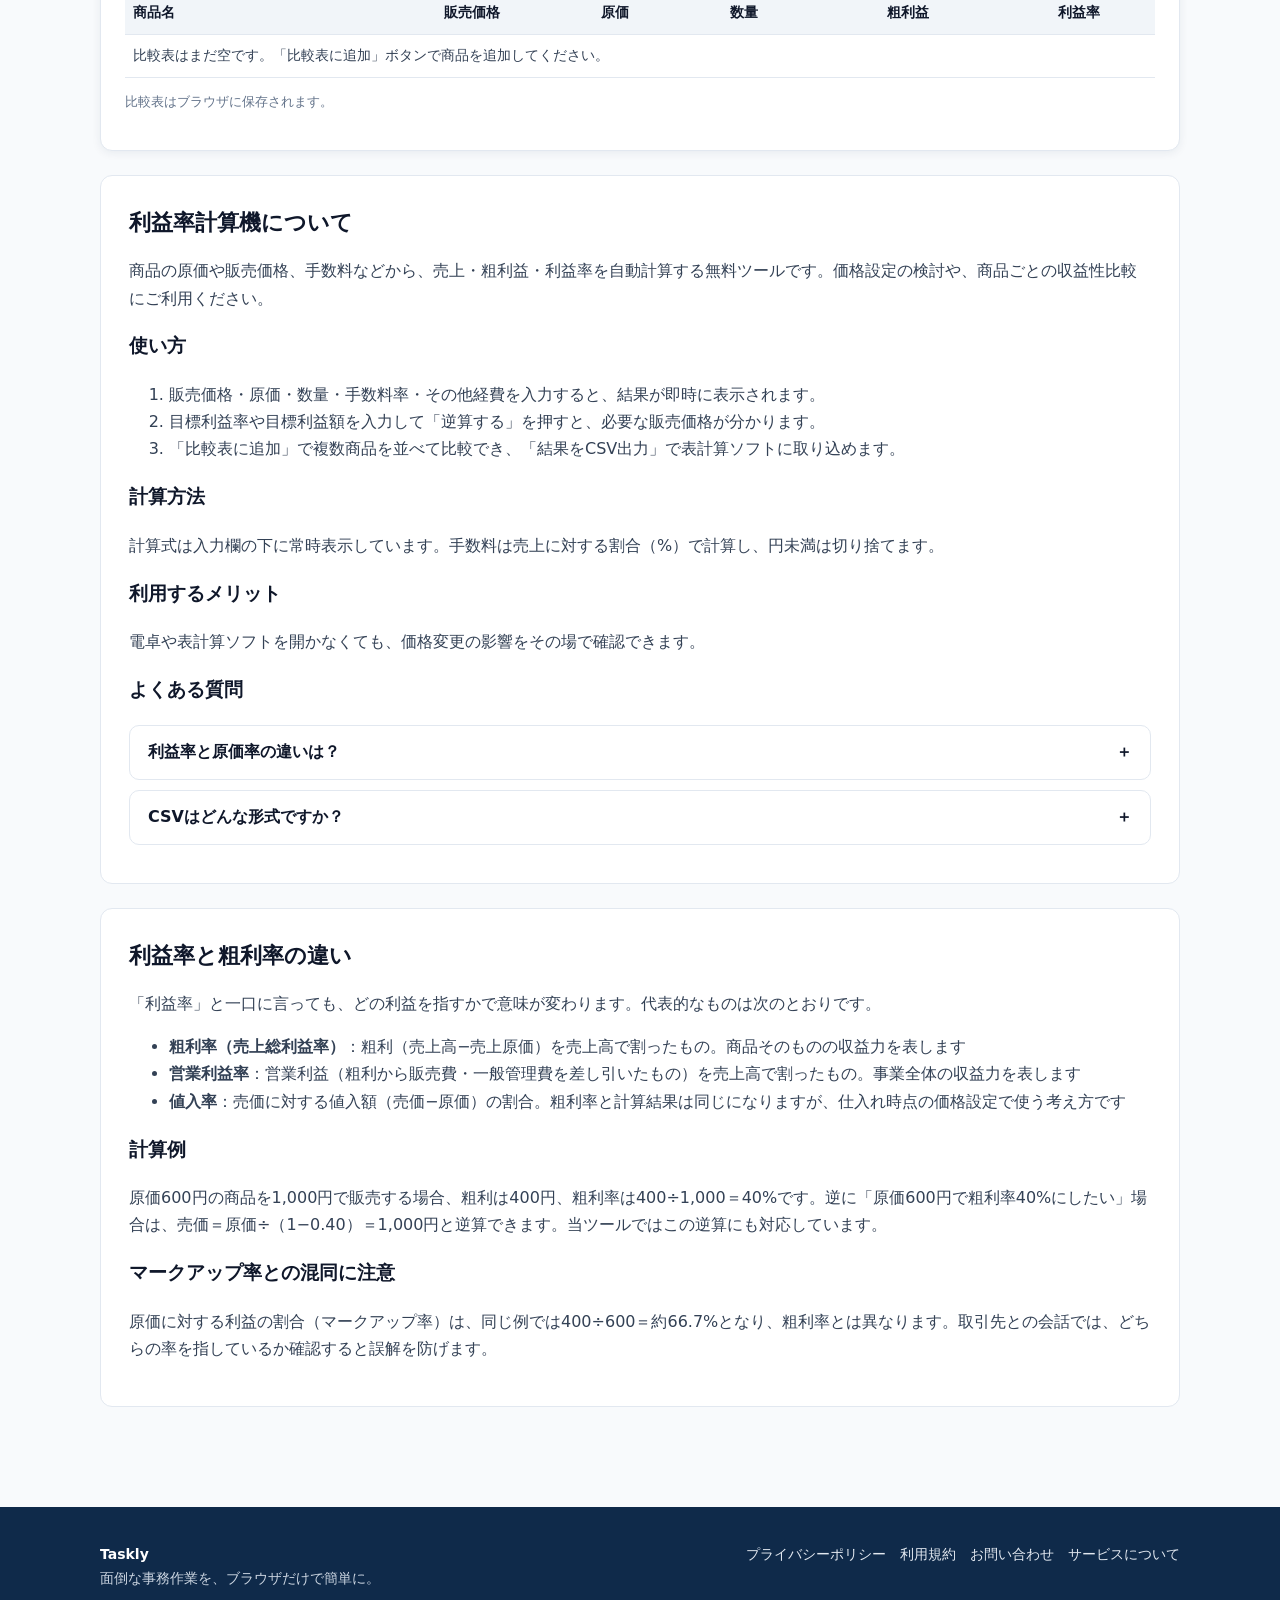
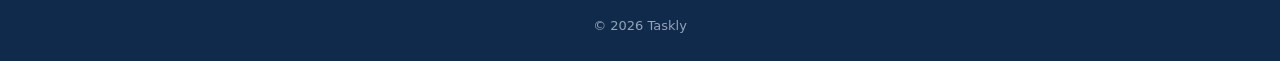
<file: tools/profit/index.html>
<!DOCTYPE html><html lang="ja"><head><meta charset="UTF-8">
<meta name="viewport" content="width=device-width, initial-scale=1.0">
<title>利益率計算機｜粗利益・利益率の計算と販売価格の逆算｜Taskly</title><meta name="description" content="原価と販売価格から粗利益・利益率・原価率を計算できる無料ツール。目標利益率からの価格逆算、複数商品の比較、グラフ表示、CSV出力に対応。">
<link rel="canonical" href="https://x1bv9.github.io/Taskly/tools/profit/">
<meta property="og:type" content="website"><meta property="og:title" content="利益率計算機｜粗利益・利益率の計算と販売価格の逆算｜Taskly"><meta property="og:description" content="原価と販売価格から粗利益・利益率・原価率を計算できる無料ツール。目標利益率からの価格逆算、複数商品の比較、グラフ表示、CSV出力に対応。"><meta property="og:url" content="https://x1bv9.github.io/Taskly/tools/profit/"><meta property="og:site_name" content="Taskly">
<meta property="og:image" content="https://x1bv9.github.io/Taskly/assets/img/og-image.png">
<meta name="twitter:card" content="summary_large_image">
<meta name="twitter:image" content="https://x1bv9.github.io/Taskly/assets/img/og-image.png">

<!-- favicon -->
<link rel="icon" href="../../favicon.ico" sizes="48x48">
<link rel="icon" href="../../assets/img/favicon.svg" type="image/svg+xml">
<link rel="icon" href="../../assets/img/favicon-192.png" type="image/png" sizes="192x192">
<link rel="apple-touch-icon" href="../../assets/img/apple-touch-icon.png">
<link rel="manifest" href="../../site.webmanifest">
<meta name="theme-color" content="#1d4ed8">
<link rel="stylesheet" href="../../assets/css/style.css">
<!-- AdSense: 広告コードはこの位置に挿入してください（未設定時は表示されません） -->
<script type="application/ld+json">{"@context": "https://schema.org", "@graph": [{"@type": "WebApplication", "name": "利益率計算機", "url": "https://x1bv9.github.io/Taskly/tools/profit/", "description": "原価・売価から利益率や粗利を計算する無料ツール。逆算や複数商品の比較、CSV出力に対応。", "applicationCategory": "BusinessApplication", "operatingSystem": "Web", "offers": {"@type": "Offer", "price": "0", "priceCurrency": "JPY"}, "inLanguage": "ja"}, {"@type": "BreadcrumbList", "itemListElement": [{"@type": "ListItem", "position": 1, "name": "ホーム", "item": "https://x1bv9.github.io/Taskly/"}, {"@type": "ListItem", "position": 2, "name": "ツール一覧", "item": "https://x1bv9.github.io/Taskly/tools/"}, {"@type": "ListItem", "position": 3, "name": "利益率計算機", "item": "https://x1bv9.github.io/Taskly/tools/profit/"}]}, {"@type": "FAQPage", "mainEntity": [{"@type": "Question", "name": "利益率と原価率の違いは？", "acceptedAnswer": {"@type": "Answer", "text": "利益率は売上に対する粗利益の割合、原価率は売上に対する原価の割合です。手数料などの経費がない場合、両者の合計は100%になります。"}}, {"@type": "Question", "name": "CSVはどんな形式ですか？", "acceptedAnswer": {"@type": "Answer", "text": "項目と値の2列のCSVで、Excel等の表計算ソフトで開けます（文字コードはUTF-8、BOM付き）。"}}]}]}</script>
</head><body><header class="site-header"><div class="header-inner">
<a class="logo" href="../../index.html"><img class="logo-icon" src="../../assets/img/favicon-192.png" alt="Taskly ロゴ" width="28" height="28">Taskly</a>
<nav class="main-nav"><a href="../../index.html">ホーム</a><a href="../../tools/index.html">ツール一覧</a><a href="../../about/index.html">サービスについて</a><a href="../../contact/index.html">お問い合わせ</a></nav></div></header><main class="container"><nav class="breadcrumb"><a href="../../index.html">ホーム</a> ＞ <a href="../../tools/index.html">ツール一覧</a> ＞ 利益率計算機</nav>
<section class="section"><h1 style="color:var(--text-dark)">利益率計算機</h1>
<div id="error-box" class="error-box" role="alert"></div>
<div class="tool-layout">
<div class="card"><h2>入力</h2>
<div class="field"><label for="p-name">商品名</label><input type="text" id="p-name" placeholder="例：オリジナルTシャツ"></div>
<div class="form-grid">
<div class="field"><label for="p-price">販売価格（1個・円）</label><input type="number" id="p-price" min="0" step="1" placeholder="例：3000"></div>
<div class="field"><label for="p-cost">原価（1個・円）</label><input type="number" id="p-cost" min="0" step="1" placeholder="例：1500"></div>
<div class="field"><label for="p-qty">販売数量</label><input type="number" id="p-qty" min="1" step="1" value="1"></div>
<div class="field"><label for="p-fee-rate">販売手数料率（%・売上に対する割合）</label><input type="number" id="p-fee-rate" min="0" step="0.1" placeholder="例：10"></div>
<div class="field"><label for="p-other">その他経費（合計・円）</label><input type="number" id="p-other" min="0" step="1" placeholder="例：5000"></div></div>
<h3>計算式</h3>
<p style="font-size:14px">売上金額 ＝ 販売価格 × 販売数量<br>総原価 ＝ 原価 × 販売数量<br>手数料 ＝ 売上金額 × 手数料率（切り捨て）<br>総経費 ＝ 手数料 ＋ その他経費<br>粗利益 ＝ 売上金額 − 総原価 − 総経費<br>利益率 ＝ 粗利益 ÷ 売上金額 × 100<br>原価率 ＝ 総原価 ÷ 売上金額 × 100</p>
<h3>販売価格の逆算</h3>
<div class="field"><label for="rev-margin">目標利益率（%）</label><input type="number" id="rev-margin" step="0.1" placeholder="例：30"></div>
<p id="rev-margin-result" style="font-weight:700;color:var(--text-dark)"></p>
<p style="font-size:13px;color:var(--muted)">計算式：販売価格 ＝（原価 ＋ その他経費÷数量）÷（1 − 手数料率 − 目標利益率）</p>
<div class="field"><label for="rev-profit">目標利益額（合計・円）</label><input type="number" id="rev-profit" step="1" placeholder="例：100000"></div>
<p id="rev-profit-result" style="font-weight:700;color:var(--text-dark)"></p>
<p style="font-size:13px;color:var(--muted)">計算式：販売価格 ＝（目標利益額 ＋ 総原価 ＋ その他経費）÷（数量 ×（1 − 手数料率））</p>
<div class="toolbar"><button type="button" class="btn" id="btn-reverse">逆算する</button>
<button type="button" class="btn btn-outline" id="btn-add-compare">比較表に追加</button>
<button type="button" class="btn btn-outline" id="btn-csv">結果をCSV出力</button>
<button type="button" class="btn btn-danger" id="btn-reset">リセット</button></div>
</div>
<div><div class="card"><h2>計算結果</h2><div class="result-grid">
<div class="result-item"><div class="k">売上金額</div><div class="v" id="r-sales">0円</div></div>
<div class="result-item"><div class="k">総原価</div><div class="v" id="r-cost">0円</div></div>
<div class="result-item"><div class="k">総経費</div><div class="v" id="r-expenses">0円</div></div>
<div class="result-item"><div class="k">粗利益</div><div class="v" id="r-gross">0円</div></div>
<div class="result-item"><div class="k">利益率</div><div class="v" id="r-margin">0%</div></div>
<div class="result-item"><div class="k">原価率</div><div class="v" id="r-costrate">0%</div></div>
<div class="result-item"><div class="k">1商品あたりの利益</div><div class="v" id="r-perunit">0円</div></div>
</div>
<h3>グラフ</h3><canvas id="profit-chart" class="chart" width="640" height="300"></canvas></div></div>
</div>
<div class="card" style="margin-top:24px"><h2>複数商品の比較</h2>
<table><thead><tr><th>商品名</th><th class="num">販売価格</th><th class="num">原価</th><th class="num">数量</th><th class="num">粗利益</th><th class="num">利益率</th><th></th></tr></thead><tbody id="compare-body"></tbody></table>
<p style="font-size:13px;color:var(--muted)">比較表はブラウザに保存されます。</p></div>
<section class="content-section"><h2>利益率計算機について</h2>
<p>商品の原価や販売価格、手数料などから、売上・粗利益・利益率を自動計算する無料ツールです。価格設定の検討や、商品ごとの収益性比較にご利用ください。</p>
<h3>使い方</h3><ol><li>販売価格・原価・数量・手数料率・その他経費を入力すると、結果が即時に表示されます。</li><li>目標利益率や目標利益額を入力して「逆算する」を押すと、必要な販売価格が分かります。</li><li>「比較表に追加」で複数商品を並べて比較でき、「結果をCSV出力」で表計算ソフトに取り込めます。</li></ol>
<h3>計算方法</h3><p>計算式は入力欄の下に常時表示しています。手数料は売上に対する割合（%）で計算し、円未満は切り捨てます。</p>
<h3>利用するメリット</h3><p>電卓や表計算ソフトを開かなくても、価格変更の影響をその場で確認できます。</p>
<h3>よくある質問</h3>
<div class="faq-item"><button type="button" class="faq-q">利益率と原価率の違いは？<span>＋</span></button><div class="faq-a"><p>利益率は売上に対する粗利益の割合、原価率は売上に対する原価の割合です。手数料などの経費がない場合、両者の合計は100%になります。</p></div></div>
<div class="faq-item"><button type="button" class="faq-q">CSVはどんな形式ですか？<span>＋</span></button><div class="faq-a"><p>項目と値の2列のCSVで、Excel等の表計算ソフトで開けます（文字コードはUTF-8、BOM付き）。</p></div></div></section>
<section class="content-section"><h2>利益率と粗利率の違い</h2>
<p>「利益率」と一口に言っても、どの利益を指すかで意味が変わります。代表的なものは次のとおりです。</p>
<ul><li><strong>粗利率（売上総利益率）</strong>：粗利（売上高−売上原価）を売上高で割ったもの。商品そのものの収益力を表します</li><li><strong>営業利益率</strong>：営業利益（粗利から販売費・一般管理費を差し引いたもの）を売上高で割ったもの。事業全体の収益力を表します</li><li><strong>値入率</strong>：売価に対する値入額（売価−原価）の割合。粗利率と計算結果は同じになりますが、仕入れ時点の価格設定で使う考え方です</li></ul>
<h3>計算例</h3>
<p>原価600円の商品を1,000円で販売する場合、粗利は400円、粗利率は400÷1,000＝40%です。逆に「原価600円で粗利率40%にしたい」場合は、売価＝原価÷（1−0.40）＝1,000円と逆算できます。当ツールではこの逆算にも対応しています。</p>
<h3>マークアップ率との混同に注意</h3>
<p>原価に対する利益の割合（マークアップ率）は、同じ例では400÷600＝約66.7%となり、粗利率とは異なります。取引先との会話では、どちらの率を指しているか確認すると誤解を防げます。</p></section></section></main><footer class="site-footer"><div class="footer-inner">
<div><strong style="color:#fff">Taskly</strong><br>面倒な事務作業を、ブラウザだけで簡単に。</div>
<nav><a href="../../privacy/index.html">プライバシーポリシー</a>　<a href="../../terms/index.html">利用規約</a>　<a href="../../contact/index.html">お問い合わせ</a>　<a href="../../about/index.html">サービスについて</a></nav>
</div><div class="copyright">© <span data-year>2026</span> Taskly</div></footer><div class="toast" role="status"></div><script src="../../assets/js/common.js"></script><script src="../../assets/js/calc.js"></script><script src="../../assets/js/profit.js"></script></body></html>
</file>
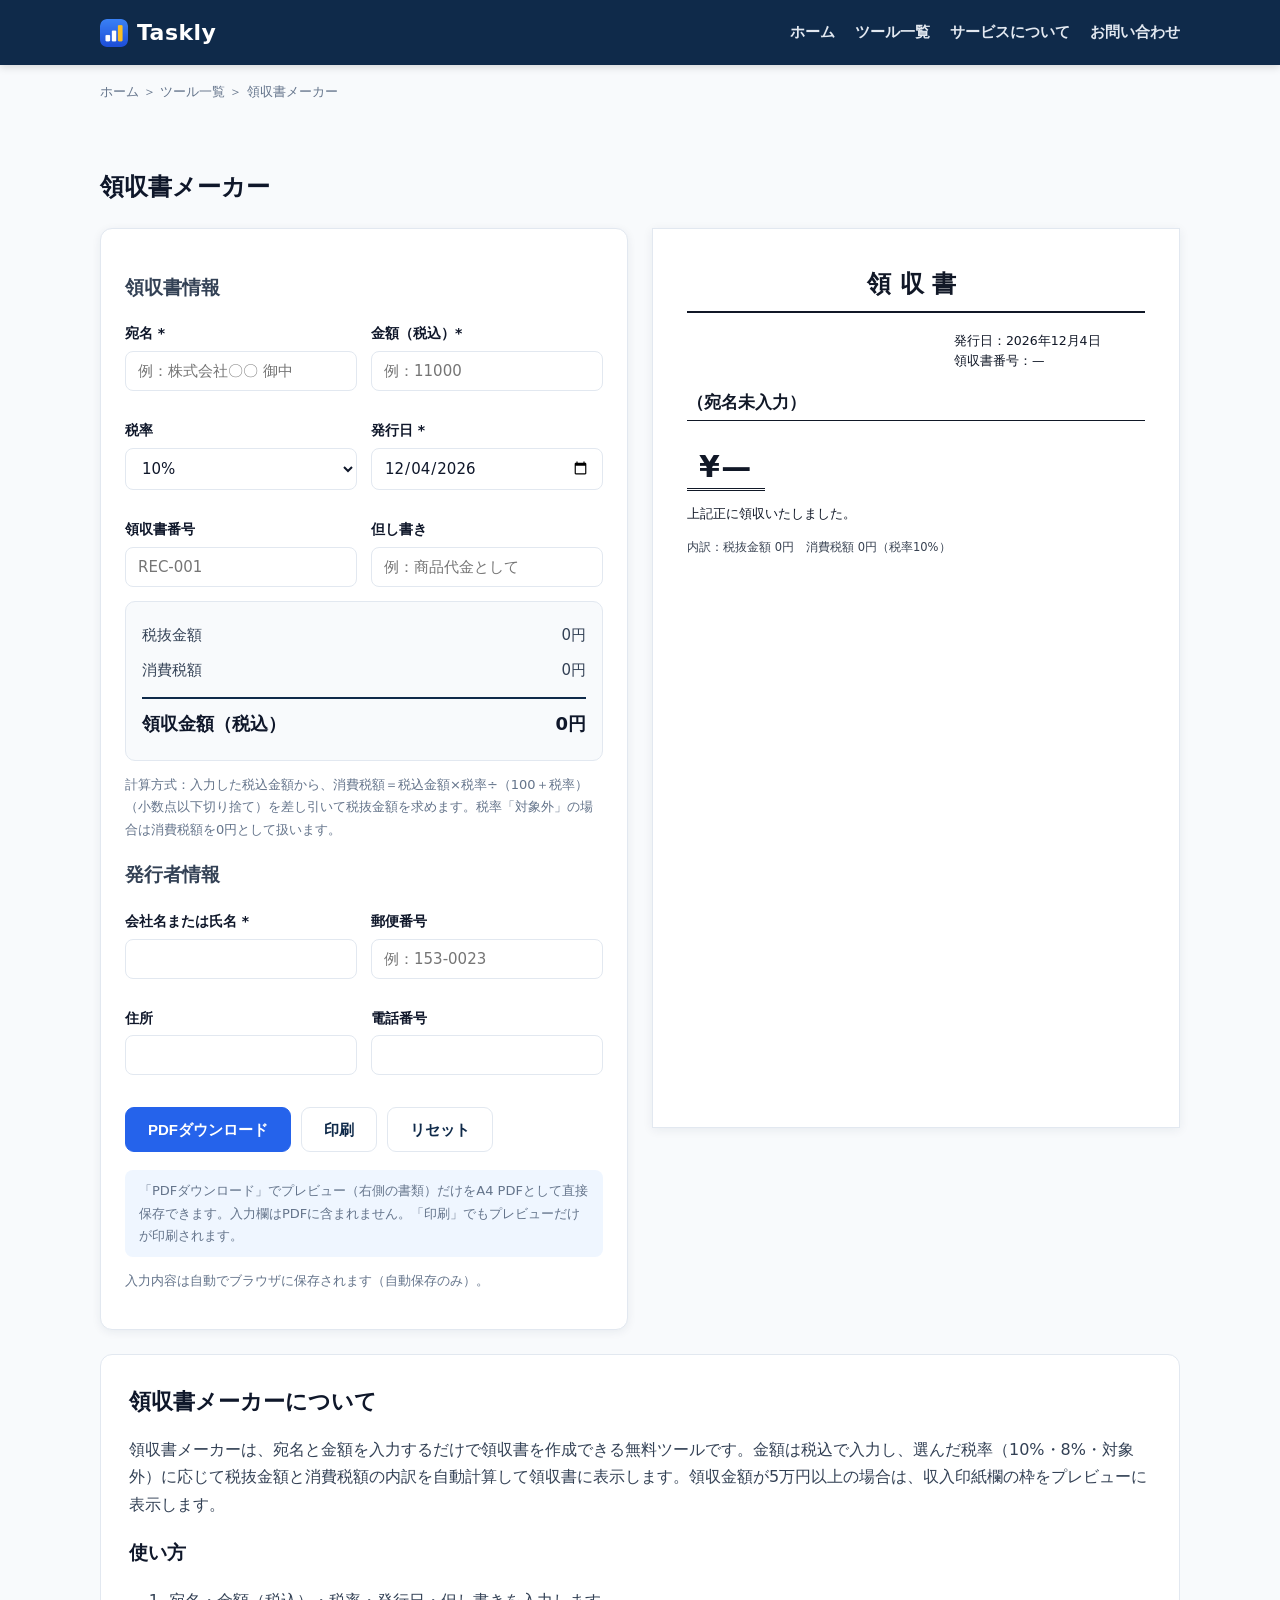
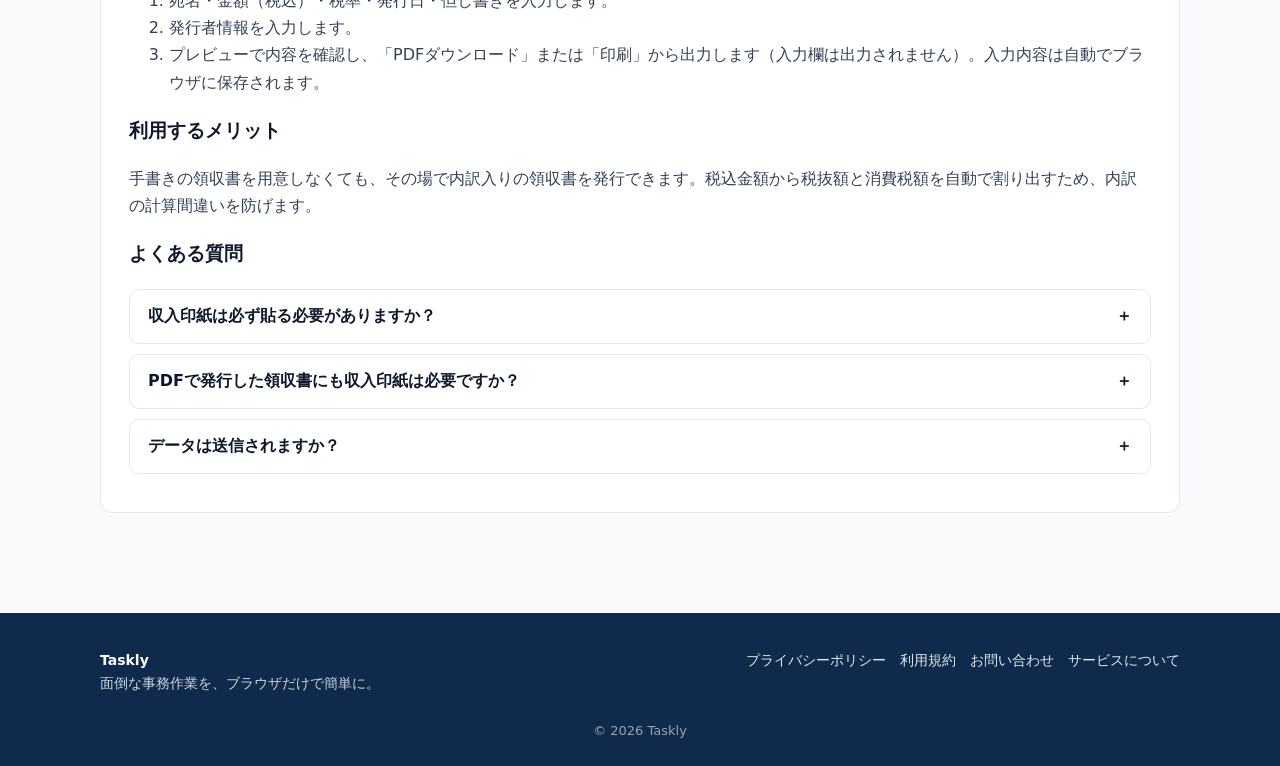
<file: tools/receipt/index.html>
<!DOCTYPE html><html lang="ja"><head><meta charset="UTF-8">
<meta name="viewport" content="width=device-width, initial-scale=1.0">
<title>領収書メーカー｜無料で領収書を作成・PDF保存｜Taskly</title><meta name="description" content="無料の領収書作成ツール。金額（税込）と税率を入れるだけで税抜額と消費税額の内訳を自動計算し、収入印紙欄付きの領収書を作成できます。保存・印刷・PDF保存対応、登録不要。">
<link rel="canonical" href="https://x1bv9.github.io/Taskly/tools/receipt/">
<meta property="og:type" content="website"><meta property="og:title" content="領収書メーカー｜無料で領収書を作成・PDF保存｜Taskly"><meta property="og:description" content="無料の領収書作成ツール。金額（税込）と税率を入れるだけで税抜額と消費税額の内訳を自動計算し、収入印紙欄付きの領収書を作成できます。保存・印刷・PDF保存対応、登録不要。"><meta property="og:url" content="https://x1bv9.github.io/Taskly/tools/receipt/"><meta property="og:site_name" content="Taskly">
<meta property="og:image" content="https://x1bv9.github.io/Taskly/assets/img/og-image.png">
<meta name="twitter:card" content="summary_large_image">
<meta name="twitter:image" content="https://x1bv9.github.io/Taskly/assets/img/og-image.png">

<!-- favicon -->
<link rel="icon" href="../../favicon.ico" sizes="48x48">
<link rel="icon" href="../../assets/img/favicon.svg" type="image/svg+xml">
<link rel="icon" href="../../assets/img/favicon-192.png" type="image/png" sizes="192x192">
<link rel="apple-touch-icon" href="../../assets/img/apple-touch-icon.png">
<link rel="manifest" href="../../site.webmanifest">
<meta name="theme-color" content="#1d4ed8">
<link rel="stylesheet" href="../../assets/css/style.css">
<!-- AdSense: 広告コードはこの位置に挿入してください（未設定時は表示されません） -->
<script type="application/ld+json">{"@context": "https://schema.org", "@graph": [{"@type": "WebApplication", "name": "領収書メーカー", "url": "https://x1bv9.github.io/Taskly/tools/receipt/", "description": "無料の領収書作成ツール。税込金額から消費税の内訳を自動計算し、印刷・PDF保存がブラウザだけでできます。登録不要。", "applicationCategory": "BusinessApplication", "operatingSystem": "Web", "offers": {"@type": "Offer", "price": "0", "priceCurrency": "JPY"}, "inLanguage": "ja"}, {"@type": "BreadcrumbList", "itemListElement": [{"@type": "ListItem", "position": 1, "name": "ホーム", "item": "https://x1bv9.github.io/Taskly/"}, {"@type": "ListItem", "position": 2, "name": "ツール一覧", "item": "https://x1bv9.github.io/Taskly/tools/"}, {"@type": "ListItem", "position": 3, "name": "領収書メーカー", "item": "https://x1bv9.github.io/Taskly/tools/receipt/"}]}, {"@type": "FAQPage", "mainEntity": [{"@type": "Question", "name": "収入印紙は必ず貼る必要がありますか？", "acceptedAnswer": {"@type": "Answer", "text": "一般に、紙の領収書では領収金額によって収入印紙が必要とされる場合がありますが、対象となる文書の種類や金額、発行者の立場などによって扱いが異なります。このツールでは目安として、金額が5万円以上の場合に印紙欄を表示しています。実際の要否は、国税庁の案内や税理士などの専門家にご確認ください。"}}, {"@type": "Question", "name": "PDFで発行した領収書にも収入印紙は必要ですか？", "acceptedAnswer": {"@type": "Answer", "text": "一般に、PDFなどの電子データで発行する領収書は印紙税の課税対象にならないと説明されることが多いです。ただし、印刷して紙で渡す場合など、運用によって扱いが変わる可能性があります。心配な場合は専門家にご確認ください。このツールの印紙欄は紙で印刷する場合の目安として表示しています。"}}, {"@type": "Question", "name": "データは送信されますか？", "acceptedAnswer": {"@type": "Answer", "text": "いいえ。入力データはブラウザ内にのみ保存されます。"}}]}]}</script>
</head><body><header class="site-header"><div class="header-inner">
<a class="logo" href="../../index.html"><img class="logo-icon" src="../../assets/img/favicon-192.png" alt="Taskly ロゴ" width="28" height="28">Taskly</a>
<nav class="main-nav"><a href="../../index.html">ホーム</a><a href="../../tools/index.html">ツール一覧</a><a href="../../about/index.html">サービスについて</a><a href="../../contact/index.html">お問い合わせ</a></nav></div></header><main class="container"><nav class="breadcrumb"><a href="../../index.html">ホーム</a> ＞ <a href="../../tools/index.html">ツール一覧</a> ＞ 領収書メーカー</nav>
<section class="section"><h1 style="color:var(--text-dark)">領収書メーカー</h1>
<div id="error-box" class="error-box" role="alert"></div>
<div class="tool-layout"><div class="card editor-panel">
<form id="receipt-form" novalidate>
<h3>領収書情報</h3><div class="form-grid">
<div class="field"><label>宛名 *</label><input type="text" id="rc-payee" placeholder="例：株式会社〇〇 御中"></div>
<div class="field"><label>金額（税込）*</label><input type="number" id="rc-amount" min="0" step="1" placeholder="例：11000"></div>
<div class="field"><label>税率</label><select id="rc-rate"><option value="10">10%</option><option value="8">8%（軽減税率）</option><option value="0">対象外</option></select></div>
<div class="field"><label>発行日 *</label><input type="date" id="rc-date"></div>
<div class="field"><label>領収書番号</label><input type="text" id="rc-number" placeholder="REC-001"></div>
<div class="field"><label>但し書き</label><input type="text" id="rc-proviso" placeholder="例：商品代金として"></div></div>
<div class="summary-box">
<div class="summary-row"><span>税抜金額</span><span id="rc-sum-base">0円</span></div>
<div class="summary-row"><span>消費税額</span><span id="rc-sum-tax">0円</span></div>
<div class="summary-row total"><span>領収金額（税込）</span><span id="rc-sum-total">0円</span></div></div>
<p style="font-size:13px;color:var(--muted)">計算方式：入力した税込金額から、消費税額＝税込金額×税率÷（100＋税率）（小数点以下切り捨て）を差し引いて税抜金額を求めます。税率「対象外」の場合は消費税額を0円として扱います。</p>
<h3>発行者情報</h3><div class="form-grid">
<div class="field"><label>会社名または氏名 *</label><input type="text" id="rc-issuer-name"></div>
<div class="field"><label>郵便番号</label><input type="text" id="rc-issuer-postal" placeholder="例：153-0023"></div>
<div class="field"><label>住所</label><input type="text" id="rc-issuer-address"></div>
<div class="field"><label>電話番号</label><input type="tel" id="rc-issuer-tel"></div></div>
</form>
<div class="toolbar no-print">
<button type="button" class="btn" id="btn-pdf">PDFダウンロード</button>
<button type="button" class="btn btn-outline" id="btn-print">印刷</button>
<button type="button" class="btn btn-outline" id="btn-reset">リセット</button></div>
<p class="print-note no-print">「PDFダウンロード」でプレビュー（右側の書類）だけをA4 PDFとして直接保存できます。入力欄はPDFに含まれません。「印刷」でもプレビューだけが印刷されます。</p>
<p style="font-size:13px;color:var(--muted)">入力内容は自動でブラウザに保存されます（自動保存のみ）。</p>
</div><div><div class="print-sheet" id="print-sheet">
<h1 id="pv-title" class="doc-title">領収書</h1>
<div class="doc-top">
<div class="doc-left">
<div id="pv-stamp-wrap" class="hidden">
<div style="font-size:11px;margin-bottom:3px">収入印紙</div>
<div style="width:96px;height:120px;border:1.5px solid #4b5563"></div>
</div>
</div>
<div class="doc-right">
<div class="doc-meta"><div id="pv-date"></div><div id="pv-number"></div></div>
</div>
</div>
<p class="doc-client" id="pv-payee" style="margin-top:18px"></p>
<p style="margin:22px 0 6px"><span id="pv-amount" style="font-size:30px;font-weight:800;letter-spacing:.05em;border-bottom:3px double #111827;padding:0 12px 4px">¥—</span></p>
<p class="party" id="pv-proviso"></p>
<p style="margin:2px 0 0;font-size:13px">上記正に領収いたしました。</p>
<p class="doc-taxbreak" id="pv-breakdown" style="margin-top:14px"></p>
<div style="margin:26px 0 0 auto;width:fit-content;max-width:60%">
<div class="doc-issuer-name" id="pv-issuer-name" style="margin-top:0"></div>
<p class="party" id="pv-issuer"></p>
</div>
</div></div></div>
<section class="content-section"><h2>領収書メーカーについて</h2>
<p>領収書メーカーは、宛名と金額を入力するだけで領収書を作成できる無料ツールです。金額は税込で入力し、選んだ税率（10%・8%・対象外）に応じて税抜金額と消費税額の内訳を自動計算して領収書に表示します。領収金額が5万円以上の場合は、収入印紙欄の枠をプレビューに表示します。</p>
<h3>使い方</h3><ol><li>宛名・金額（税込）・税率・発行日・但し書きを入力します。</li><li>発行者情報を入力します。</li><li>プレビューで内容を確認し、「PDFダウンロード」または「印刷」から出力します（入力欄は出力されません）。入力内容は自動でブラウザに保存されます。</li></ol>
<h3>利用するメリット</h3><p>手書きの領収書を用意しなくても、その場で内訳入りの領収書を発行できます。税込金額から税抜額と消費税額を自動で割り出すため、内訳の計算間違いを防げます。</p>
<h3>よくある質問</h3>
<div class="faq-item"><button type="button" class="faq-q">収入印紙は必ず貼る必要がありますか？<span>＋</span></button><div class="faq-a"><p>一般に、紙の領収書では領収金額によって収入印紙が必要とされる場合がありますが、対象となる文書の種類や金額、発行者の立場などによって扱いが異なります。このツールでは目安として、金額が5万円以上の場合に印紙欄を表示しています。実際の要否は、国税庁の案内や税理士などの専門家にご確認ください。</p></div></div>
<div class="faq-item"><button type="button" class="faq-q">PDFで発行した領収書にも収入印紙は必要ですか？<span>＋</span></button><div class="faq-a"><p>一般に、PDFなどの電子データで発行する領収書は印紙税の課税対象にならないと説明されることが多いです。ただし、印刷して紙で渡す場合など、運用によって扱いが変わる可能性があります。心配な場合は専門家にご確認ください。このツールの印紙欄は紙で印刷する場合の目安として表示しています。</p></div></div>
<div class="faq-item"><button type="button" class="faq-q">データは送信されますか？<span>＋</span></button><div class="faq-a"><p>いいえ。入力データはブラウザ内にのみ保存されます。</p></div></div></section></section></main><footer class="site-footer"><div class="footer-inner">
<div><strong style="color:#fff">Taskly</strong><br>面倒な事務作業を、ブラウザだけで簡単に。</div>
<nav><a href="../../privacy/index.html">プライバシーポリシー</a>　<a href="../../terms/index.html">利用規約</a>　<a href="../../contact/index.html">お問い合わせ</a>　<a href="../../about/index.html">サービスについて</a></nav>
</div><div class="copyright">© <span data-year>2026</span> Taskly</div></footer><div class="toast" role="status"></div><script src="../../assets/js/common.js"></script><script src="../../assets/vendor/html2canvas.min.js"></script><script src="../../assets/vendor/jspdf.umd.min.js"></script><script src="../../assets/js/pdf.js"></script><script src="../../assets/js/receipt.js"></script></body></html>
</file>
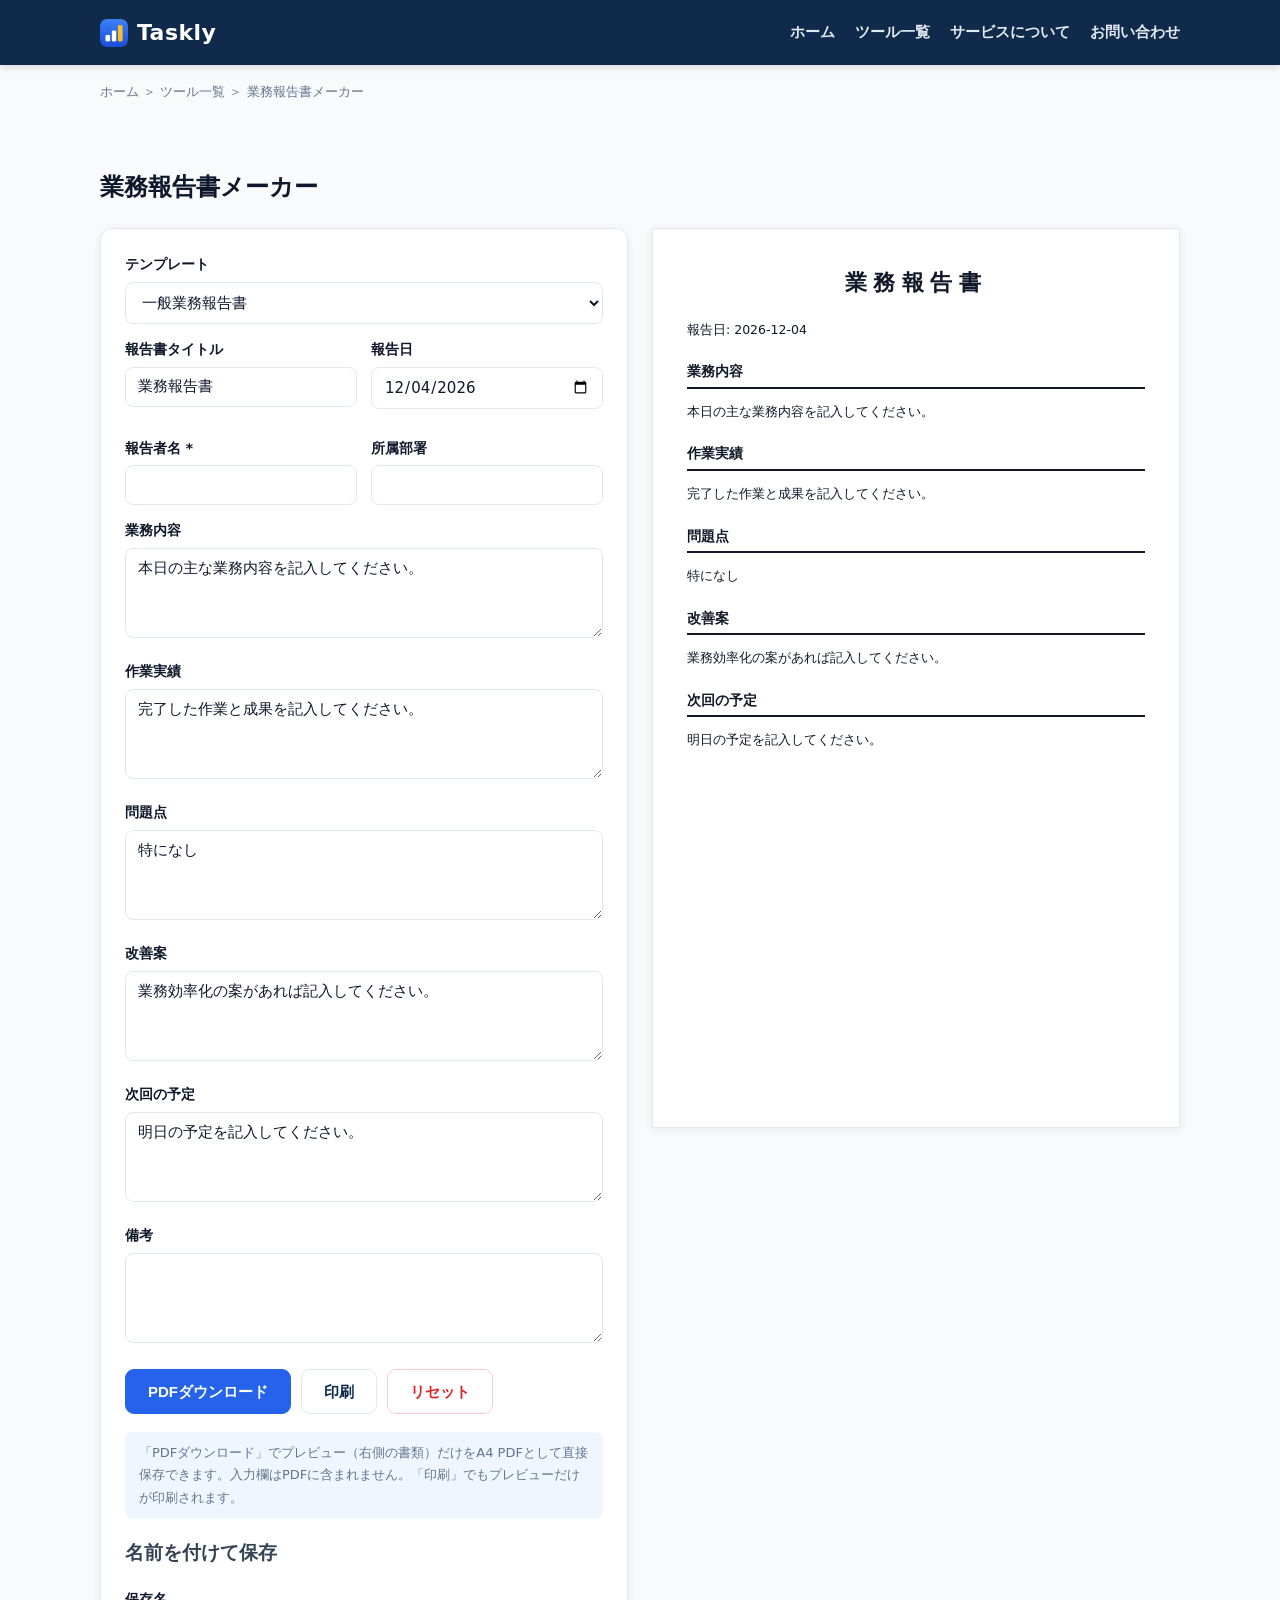
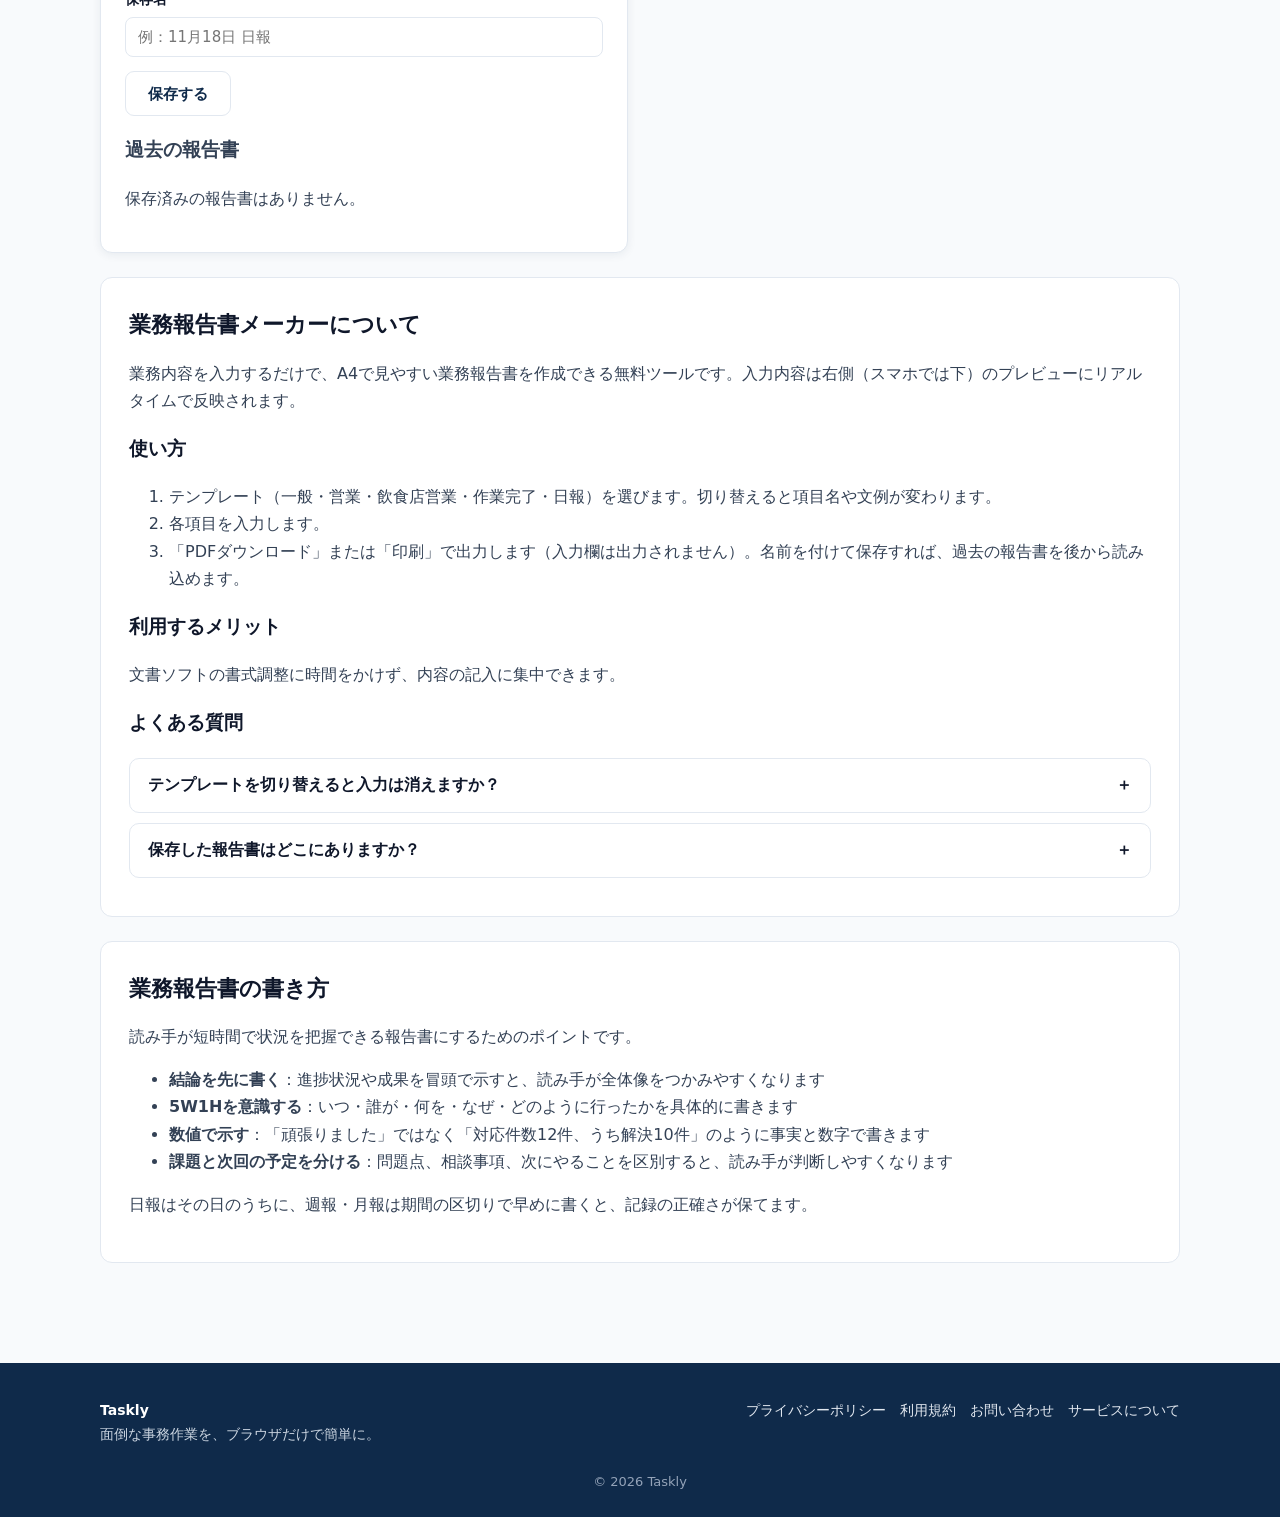
<file: tools/report/index.html>
<!DOCTYPE html><html lang="ja"><head><meta charset="UTF-8">
<meta name="viewport" content="width=device-width, initial-scale=1.0">
<title>業務報告書メーカー｜テンプレートで簡単作成・PDF保存｜Taskly</title><meta name="description" content="業務報告書をテンプレートから簡単に作成できる無料ツール。一般・営業・飲食店営業・作業完了・日報の5種類に対応し、リアルタイムプレビューと保存機能付き。">
<link rel="canonical" href="https://x1bv9.github.io/Taskly/tools/report/">
<meta property="og:type" content="website"><meta property="og:title" content="業務報告書メーカー｜テンプレートで簡単作成・PDF保存｜Taskly"><meta property="og:description" content="業務報告書をテンプレートから簡単に作成できる無料ツール。一般・営業・飲食店営業・作業完了・日報の5種類に対応し、リアルタイムプレビューと保存機能付き。"><meta property="og:url" content="https://x1bv9.github.io/Taskly/tools/report/"><meta property="og:site_name" content="Taskly">
<meta property="og:image" content="https://x1bv9.github.io/Taskly/assets/img/og-image.png">
<meta name="twitter:card" content="summary_large_image">
<meta name="twitter:image" content="https://x1bv9.github.io/Taskly/assets/img/og-image.png">

<!-- favicon -->
<link rel="icon" href="../../favicon.ico" sizes="48x48">
<link rel="icon" href="../../assets/img/favicon.svg" type="image/svg+xml">
<link rel="icon" href="../../assets/img/favicon-192.png" type="image/png" sizes="192x192">
<link rel="apple-touch-icon" href="../../assets/img/apple-touch-icon.png">
<link rel="manifest" href="../../site.webmanifest">
<meta name="theme-color" content="#1d4ed8">
<link rel="stylesheet" href="../../assets/css/style.css">
<!-- AdSense: 広告コードはこの位置に挿入してください（未設定時は表示されません） -->
<script type="application/ld+json">{"@context": "https://schema.org", "@graph": [{"@type": "WebApplication", "name": "業務報告書メーカー", "url": "https://x1bv9.github.io/Taskly/tools/report/", "description": "日報・週報・月報など5種類のテンプレートから業務報告書を作成できる無料ツール。", "applicationCategory": "BusinessApplication", "operatingSystem": "Web", "offers": {"@type": "Offer", "price": "0", "priceCurrency": "JPY"}, "inLanguage": "ja"}, {"@type": "BreadcrumbList", "itemListElement": [{"@type": "ListItem", "position": 1, "name": "ホーム", "item": "https://x1bv9.github.io/Taskly/"}, {"@type": "ListItem", "position": 2, "name": "ツール一覧", "item": "https://x1bv9.github.io/Taskly/tools/"}, {"@type": "ListItem", "position": 3, "name": "業務報告書メーカー", "item": "https://x1bv9.github.io/Taskly/tools/report/"}]}, {"@type": "FAQPage", "mainEntity": [{"@type": "Question", "name": "テンプレートを切り替えると入力は消えますか？", "acceptedAnswer": {"@type": "Answer", "text": "入力済みの内容は保持されます（空欄または前テンプレートの文例のままの欄には、新しいテンプレートの文例が入ります）。"}}, {"@type": "Question", "name": "保存した報告書はどこにありますか？", "acceptedAnswer": {"@type": "Answer", "text": "お使いのブラウザ内に保存されます。外部へ送信されることはありません。"}}]}]}</script>
</head><body><header class="site-header"><div class="header-inner">
<a class="logo" href="../../index.html"><img class="logo-icon" src="../../assets/img/favicon-192.png" alt="Taskly ロゴ" width="28" height="28">Taskly</a>
<nav class="main-nav"><a href="../../index.html">ホーム</a><a href="../../tools/index.html">ツール一覧</a><a href="../../about/index.html">サービスについて</a><a href="../../contact/index.html">お問い合わせ</a></nav></div></header><main class="container"><nav class="breadcrumb"><a href="../../index.html">ホーム</a> ＞ <a href="../../tools/index.html">ツール一覧</a> ＞ 業務報告書メーカー</nav>
<section class="section"><h1 style="color:var(--text-dark)">業務報告書メーカー</h1>
<div id="error-box" class="error-box" role="alert"></div>
<div class="tool-layout"><div class="card editor-panel">
<div class="field"><label for="template-select">テンプレート</label>
<select id="template-select"><option value="general">一般業務報告書</option><option value="sales">営業報告書</option><option value="restaurant">飲食店営業報告書</option><option value="completion">作業完了報告書</option><option value="daily">日報</option></select></div>
<div class="form-grid">
<div class="field"><label for="r-title">報告書タイトル</label><input type="text" id="r-title"></div>
<div class="field"><label for="r-date">報告日</label><input type="date" id="r-date"></div>
<div class="field"><label for="r-reporter">報告者名 *</label><input type="text" id="r-reporter"></div>
<div class="field"><label for="r-dept">所属部署</label><input type="text" id="r-dept"></div></div>
<div class="field"><label for="r-work">業務内容</label><textarea id="r-work"></textarea></div>
<div class="field"><label for="r-result">作業実績</label><textarea id="r-result"></textarea></div>
<div class="field"><label for="r-issue">問題点</label><textarea id="r-issue"></textarea></div>
<div class="field"><label for="r-improve">改善案</label><textarea id="r-improve"></textarea></div>
<div class="field"><label for="r-next">次回の予定</label><textarea id="r-next"></textarea></div>
<div class="field"><label for="r-notes">備考</label><textarea id="r-notes"></textarea></div>
<div class="toolbar"><button type="button" class="btn" id="btn-pdf">PDFダウンロード</button><button type="button" class="btn btn-outline" id="btn-print">印刷</button><button type="button" class="btn btn-danger" id="btn-reset">リセット</button></div>
<p class="print-note">「PDFダウンロード」でプレビュー（右側の書類）だけをA4 PDFとして直接保存できます。入力欄はPDFに含まれません。「印刷」でもプレビューだけが印刷されます。</p>
<h3>名前を付けて保存</h3>
<div class="field"><label for="save-name">保存名</label><input type="text" id="save-name" placeholder="例：11月18日 日報"></div>
<button type="button" class="btn btn-outline" id="btn-save-named">保存する</button>
<h3>過去の報告書</h3><div id="saved-list"></div>
</div>
<div><div class="print-sheet" id="print-sheet"><h1 id="pv-title">業務報告書</h1>
<p class="doc-meta" id="pv-meta"></p>
<h2 id="pv-h-work">業務内容</h2><p class="party" id="pv-work"></p>
<h2 id="pv-h-result">作業実績</h2><p class="party" id="pv-result"></p>
<h2 id="pv-h-issue">問題点</h2><p class="party" id="pv-issue"></p>
<h2 id="pv-h-improve">改善案</h2><p class="party" id="pv-improve"></p>
<h2 id="pv-h-next">次回の予定</h2><p class="party" id="pv-next"></p>
<div id="pv-notes-wrap"><h2>備考</h2><p class="party" id="pv-notes"></p></div>
</div></div></div>
<section class="content-section"><h2>業務報告書メーカーについて</h2>
<p>業務内容を入力するだけで、A4で見やすい業務報告書を作成できる無料ツールです。入力内容は右側（スマホでは下）のプレビューにリアルタイムで反映されます。</p>
<h3>使い方</h3><ol><li>テンプレート（一般・営業・飲食店営業・作業完了・日報）を選びます。切り替えると項目名や文例が変わります。</li><li>各項目を入力します。</li><li>「PDFダウンロード」または「印刷」で出力します（入力欄は出力されません）。名前を付けて保存すれば、過去の報告書を後から読み込めます。</li></ol>
<h3>利用するメリット</h3><p>文書ソフトの書式調整に時間をかけず、内容の記入に集中できます。</p>
<h3>よくある質問</h3>
<div class="faq-item"><button type="button" class="faq-q">テンプレートを切り替えると入力は消えますか？<span>＋</span></button><div class="faq-a"><p>入力済みの内容は保持されます（空欄または前テンプレートの文例のままの欄には、新しいテンプレートの文例が入ります）。</p></div></div>
<div class="faq-item"><button type="button" class="faq-q">保存した報告書はどこにありますか？<span>＋</span></button><div class="faq-a"><p>お使いのブラウザ内に保存されます。外部へ送信されることはありません。</p></div></div></section>
<section class="content-section"><h2>業務報告書の書き方</h2>
<p>読み手が短時間で状況を把握できる報告書にするためのポイントです。</p>
<ul><li><strong>結論を先に書く</strong>：進捗状況や成果を冒頭で示すと、読み手が全体像をつかみやすくなります</li><li><strong>5W1Hを意識する</strong>：いつ・誰が・何を・なぜ・どのように行ったかを具体的に書きます</li><li><strong>数値で示す</strong>：「頑張りました」ではなく「対応件数12件、うち解決10件」のように事実と数字で書きます</li><li><strong>課題と次回の予定を分ける</strong>：問題点、相談事項、次にやることを区別すると、読み手が判断しやすくなります</li></ul>
<p>日報はその日のうちに、週報・月報は期間の区切りで早めに書くと、記録の正確さが保てます。</p></section></section></main><footer class="site-footer"><div class="footer-inner">
<div><strong style="color:#fff">Taskly</strong><br>面倒な事務作業を、ブラウザだけで簡単に。</div>
<nav><a href="../../privacy/index.html">プライバシーポリシー</a>　<a href="../../terms/index.html">利用規約</a>　<a href="../../contact/index.html">お問い合わせ</a>　<a href="../../about/index.html">サービスについて</a></nav>
</div><div class="copyright">© <span data-year>2026</span> Taskly</div></footer><div class="toast" role="status"></div><script src="../../assets/js/common.js"></script><script src="../../assets/vendor/html2canvas.min.js"></script><script src="../../assets/vendor/jspdf.umd.min.js"></script><script src="../../assets/js/pdf.js"></script><script src="../../assets/js/report.js"></script></body></html>
</file>
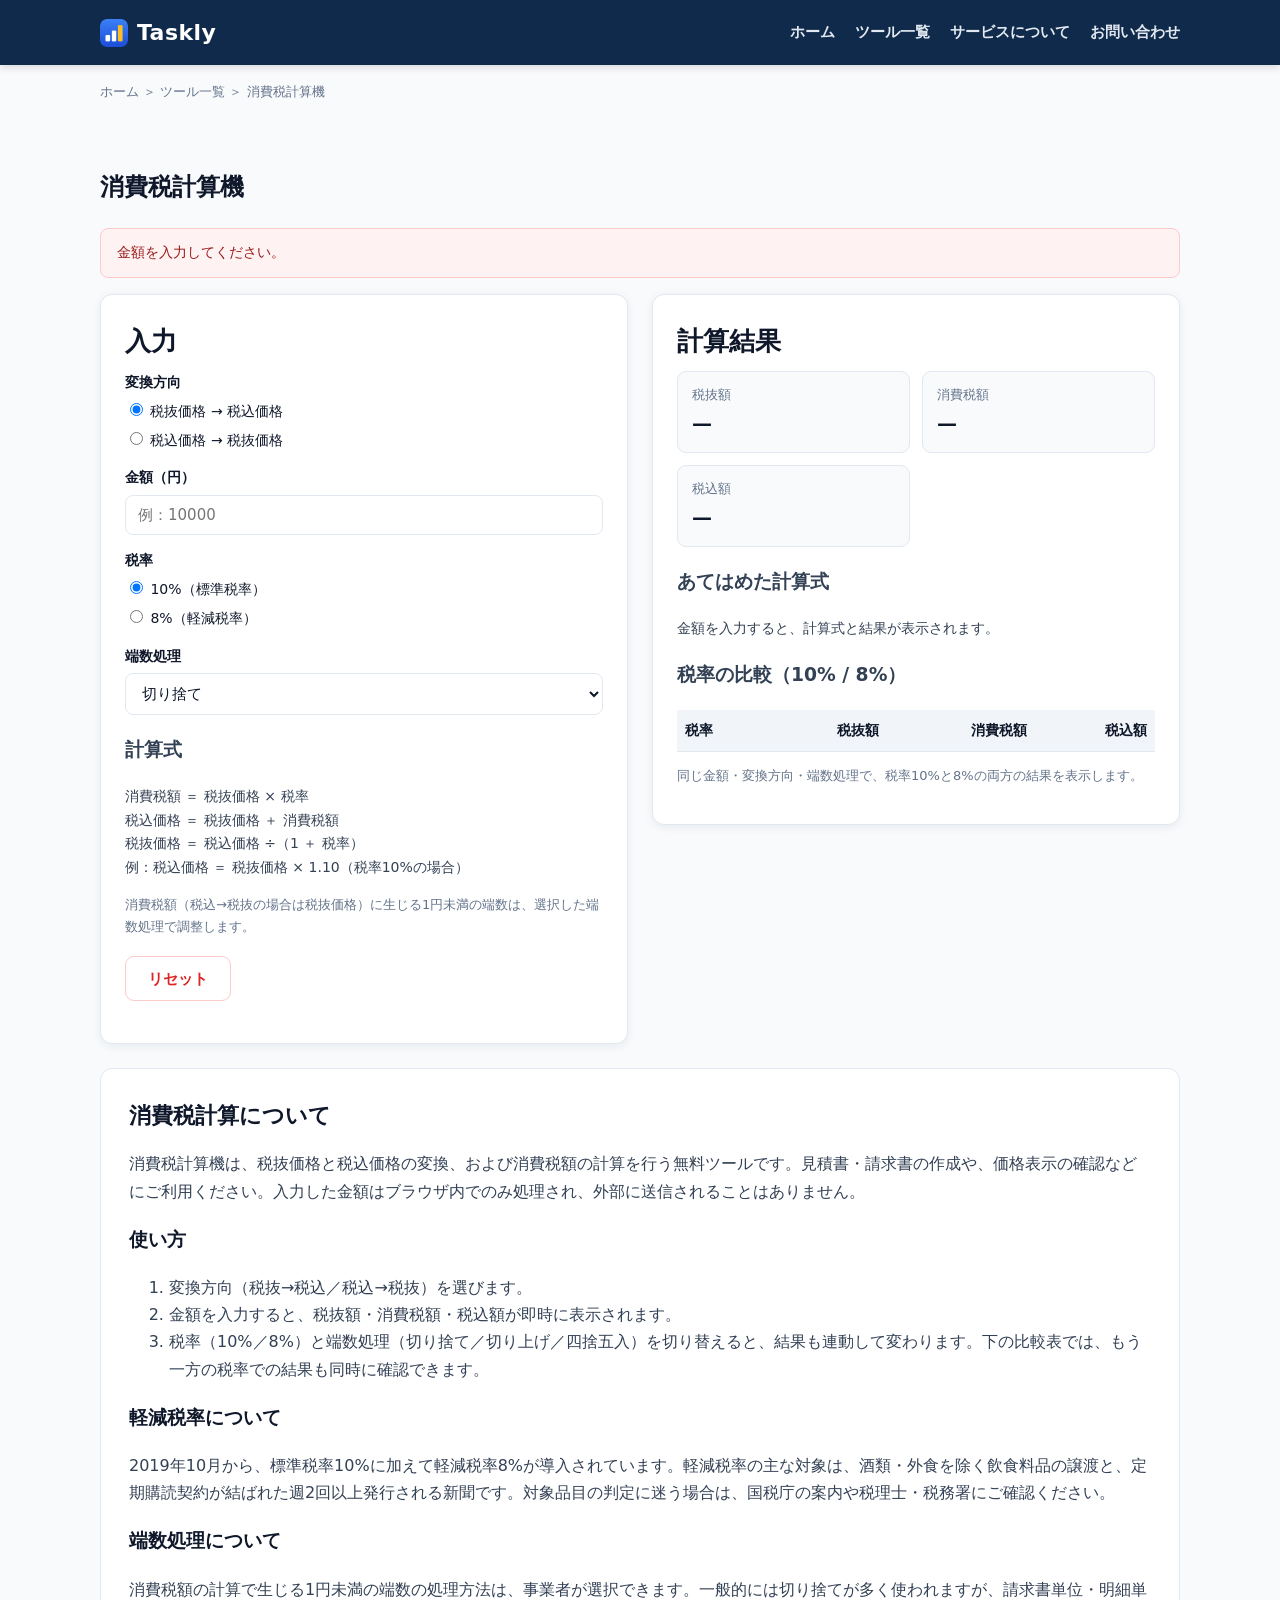
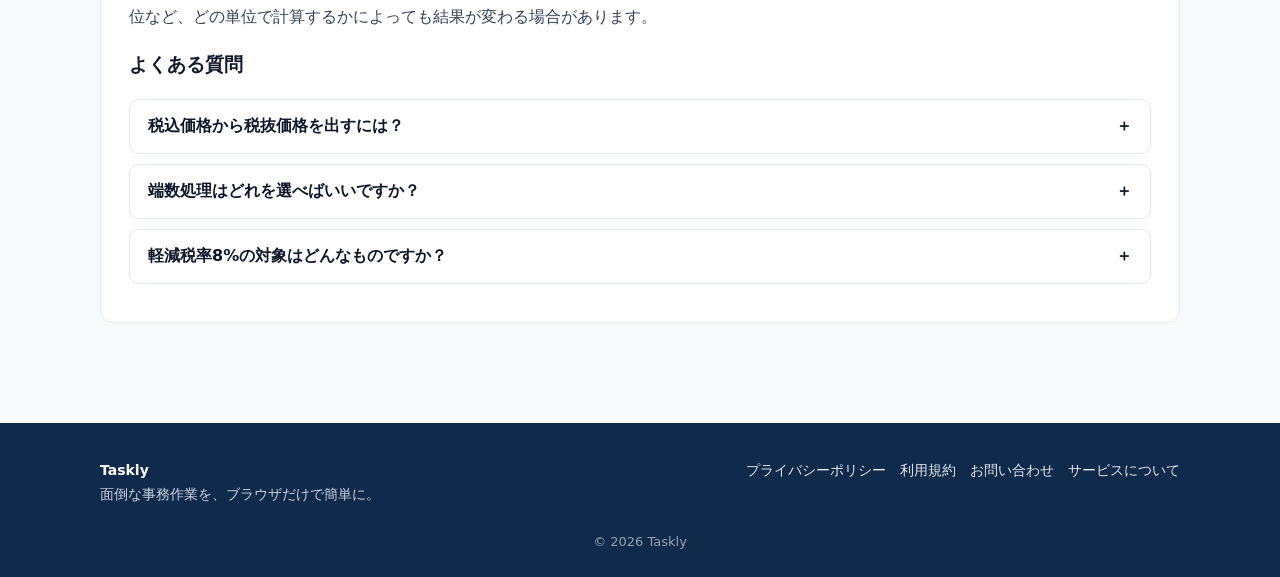
<file: tools/tax/index.html>
<!DOCTYPE html><html lang="ja"><head><meta charset="UTF-8">
<meta name="viewport" content="width=device-width, initial-scale=1.0">
<title>消費税計算機｜税抜・税込の変換と消費税額の計算｜Taskly</title><meta name="description" content="税抜価格から税込価格、税込価格から税抜価格への変換と消費税額を計算できる無料ツール。税率10%・8%（軽減税率）の比較、端数処理（切り捨て・切り上げ・四捨五入）の選択に対応。">
<link rel="canonical" href="https://x1bv9.github.io/Taskly/tools/tax/">
<meta property="og:type" content="website"><meta property="og:title" content="消費税計算機｜税抜・税込の変換と消費税額の計算｜Taskly"><meta property="og:description" content="税抜価格から税込価格、税込価格から税抜価格への変換と消費税額を計算できる無料ツール。税率10%・8%（軽減税率）の比較、端数処理の選択に対応。"><meta property="og:url" content="https://x1bv9.github.io/Taskly/tools/tax/"><meta property="og:site_name" content="Taskly">
<meta property="og:image" content="https://x1bv9.github.io/Taskly/assets/img/og-image.png">
<meta name="twitter:card" content="summary_large_image">
<meta name="twitter:image" content="https://x1bv9.github.io/Taskly/assets/img/og-image.png">

<!-- favicon -->
<link rel="icon" href="../../favicon.ico" sizes="48x48">
<link rel="icon" href="../../assets/img/favicon.svg" type="image/svg+xml">
<link rel="icon" href="../../assets/img/favicon-192.png" type="image/png" sizes="192x192">
<link rel="apple-touch-icon" href="../../assets/img/apple-touch-icon.png">
<link rel="manifest" href="../../site.webmanifest">
<meta name="theme-color" content="#1d4ed8">
<link rel="stylesheet" href="../../assets/css/style.css">
<!-- AdSense: 広告コードはこの位置に挿入してください（未設定時は表示されません） -->
<script type="application/ld+json">{"@context": "https://schema.org", "@graph": [{"@type": "WebApplication", "name": "消費税計算機", "url": "https://x1bv9.github.io/Taskly/tools/tax/", "description": "税込・税抜の相互変換を税率（10%・8%）と端数処理を選んで計算できます。両税率の比較表示付き。", "applicationCategory": "BusinessApplication", "operatingSystem": "Web", "offers": {"@type": "Offer", "price": "0", "priceCurrency": "JPY"}, "inLanguage": "ja"}, {"@type": "BreadcrumbList", "itemListElement": [{"@type": "ListItem", "position": 1, "name": "ホーム", "item": "https://x1bv9.github.io/Taskly/"}, {"@type": "ListItem", "position": 2, "name": "ツール一覧", "item": "https://x1bv9.github.io/Taskly/tools/"}, {"@type": "ListItem", "position": 3, "name": "消費税計算機", "item": "https://x1bv9.github.io/Taskly/tools/tax/"}]}, {"@type": "FAQPage", "mainEntity": [{"@type": "Question", "name": "税込価格から税抜価格を出すには？", "acceptedAnswer": {"@type": "Answer", "text": "変換方向で「税込価格 → 税抜価格」を選び、税込価格を入力してください。税抜価格 ＝ 税込価格 ÷（1 ＋ 税率）で計算し、割り切れない場合の端数は選択した端数処理で調整します。消費税額は税込価格から税抜価格を差し引いた金額です。"}}, {"@type": "Question", "name": "端数処理はどれを選べばいいですか？", "acceptedAnswer": {"@type": "Answer", "text": "法律で一律に決められているわけではなく、事業者が選択できます。切り捨てが一般的ですが、取引先との取り決めや自社の請求書の方式に合わせて選んでください。"}}, {"@type": "Question", "name": "軽減税率8%の対象はどんなものですか？", "acceptedAnswer": {"@type": "Answer", "text": "酒類・外食を除く飲食料品と、定期購読の新聞（週2回以上発行）が主な対象です。テイクアウトと店内飲食で税率が変わる場合もあるため、詳しくは国税庁の案内をご確認ください。"}}]}]}</script>
</head><body><header class="site-header"><div class="header-inner">
<a class="logo" href="../../index.html"><img class="logo-icon" src="../../assets/img/favicon-192.png" alt="Taskly ロゴ" width="28" height="28">Taskly</a>
<nav class="main-nav"><a href="../../index.html">ホーム</a><a href="../../tools/index.html">ツール一覧</a><a href="../../about/index.html">サービスについて</a><a href="../../contact/index.html">お問い合わせ</a></nav></div></header><main class="container"><nav class="breadcrumb"><a href="../../index.html">ホーム</a> ＞ <a href="../../tools/index.html">ツール一覧</a> ＞ 消費税計算機</nav>
<section class="section"><h1 style="color:var(--text-dark)">消費税計算機</h1>
<div id="error-box" class="error-box" role="alert"></div>
<div class="tool-layout">
<div class="card"><h2>入力</h2>
<div class="field"><label>変換方向</label>
<label style="font-weight:400"><input type="radio" name="t-dir" value="toIncl" checked> 税抜価格 → 税込価格</label>
<label style="font-weight:400"><input type="radio" name="t-dir" value="toExcl"> 税込価格 → 税抜価格</label></div>
<div class="field"><label for="t-amount">金額（円）</label><input type="number" id="t-amount" min="0" step="1" placeholder="例：10000"></div>
<div class="field"><label>税率</label>
<label style="font-weight:400"><input type="radio" name="t-rate" value="10" checked> 10%（標準税率）</label>
<label style="font-weight:400"><input type="radio" name="t-rate" value="8"> 8%（軽減税率）</label></div>
<div class="field"><label for="t-round">端数処理</label><select id="t-round"><option value="floor" selected>切り捨て</option><option value="ceil">切り上げ</option><option value="round">四捨五入</option></select></div>
<h3>計算式</h3>
<p style="font-size:14px">消費税額 ＝ 税抜価格 × 税率<br>税込価格 ＝ 税抜価格 ＋ 消費税額<br>税抜価格 ＝ 税込価格 ÷（1 ＋ 税率）<br>例：税込価格 ＝ 税抜価格 × 1.10（税率10%の場合）</p>
<p style="font-size:13px;color:var(--muted)">消費税額（税込→税抜の場合は税抜価格）に生じる1円未満の端数は、選択した端数処理で調整します。</p>
<div class="toolbar"><button type="button" class="btn btn-danger" id="btn-reset">リセット</button></div>
</div>
<div><div class="card"><h2>計算結果</h2><div class="result-grid">
<div class="result-item"><div class="k">税抜額</div><div class="v" id="r-excl">0円</div></div>
<div class="result-item"><div class="k">消費税額</div><div class="v" id="r-tax">0円</div></div>
<div class="result-item"><div class="k">税込額</div><div class="v" id="r-incl">0円</div></div>
</div>
<h3>あてはめた計算式</h3>
<p id="formula-text" style="font-size:14px">金額を入力すると、計算式と結果が表示されます。</p>
<h3>税率の比較（10% / 8%）</h3>
<table><thead><tr><th>税率</th><th class="num">税抜額</th><th class="num">消費税額</th><th class="num">税込額</th></tr></thead><tbody id="compare-body"></tbody></table>
<p style="font-size:13px;color:var(--muted)">同じ金額・変換方向・端数処理で、税率10%と8%の両方の結果を表示します。</p>
</div></div>
</div>
<section class="content-section"><h2>消費税計算について</h2>
<p>消費税計算機は、税抜価格と税込価格の変換、および消費税額の計算を行う無料ツールです。見積書・請求書の作成や、価格表示の確認などにご利用ください。入力した金額はブラウザ内でのみ処理され、外部に送信されることはありません。</p>
<h3>使い方</h3><ol><li>変換方向（税抜→税込／税込→税抜）を選びます。</li><li>金額を入力すると、税抜額・消費税額・税込額が即時に表示されます。</li><li>税率（10%／8%）と端数処理（切り捨て／切り上げ／四捨五入）を切り替えると、結果も連動して変わります。下の比較表では、もう一方の税率での結果も同時に確認できます。</li></ol>
<h3>軽減税率について</h3><p>2019年10月から、標準税率10%に加えて軽減税率8%が導入されています。軽減税率の主な対象は、酒類・外食を除く飲食料品の譲渡と、定期購読契約が結ばれた週2回以上発行される新聞です。対象品目の判定に迷う場合は、国税庁の案内や税理士・税務署にご確認ください。</p>
<h3>端数処理について</h3><p>消費税額の計算で生じる1円未満の端数の処理方法は、事業者が選択できます。一般的には切り捨てが多く使われますが、請求書単位・明細単位など、どの単位で計算するかによっても結果が変わる場合があります。</p>
<h3>よくある質問</h3>
<div class="faq-item"><button type="button" class="faq-q">税込価格から税抜価格を出すには？<span>＋</span></button><div class="faq-a"><p>変換方向で「税込価格 → 税抜価格」を選び、税込価格を入力してください。税抜価格 ＝ 税込価格 ÷（1 ＋ 税率）で計算し、割り切れない場合の端数は選択した端数処理で調整します。消費税額は税込価格から税抜価格を差し引いた金額です。</p></div></div>
<div class="faq-item"><button type="button" class="faq-q">端数処理はどれを選べばいいですか？<span>＋</span></button><div class="faq-a"><p>法律で一律に決められているわけではなく、事業者が選択できます。切り捨てが一般的ですが、取引先との取り決めや自社の請求書の方式に合わせて選んでください。</p></div></div>
<div class="faq-item"><button type="button" class="faq-q">軽減税率8%の対象はどんなものですか？<span>＋</span></button><div class="faq-a"><p>酒類・外食を除く飲食料品と、定期購読の新聞（週2回以上発行）が主な対象です。テイクアウトと店内飲食で税率が変わる場合もあるため、詳しくは国税庁の案内をご確認ください。</p></div></div></section>
</section></main><footer class="site-footer"><div class="footer-inner">
<div><strong style="color:#fff">Taskly</strong><br>面倒な事務作業を、ブラウザだけで簡単に。</div>
<nav><a href="../../privacy/index.html">プライバシーポリシー</a>　<a href="../../terms/index.html">利用規約</a>　<a href="../../contact/index.html">お問い合わせ</a>　<a href="../../about/index.html">サービスについて</a></nav>
</div><div class="copyright">© <span data-year>2026</span> Taskly</div></footer><div class="toast" role="status"></div><script src="../../assets/js/common.js"></script><script src="../../assets/js/tax.js"></script></body></html>
</file>
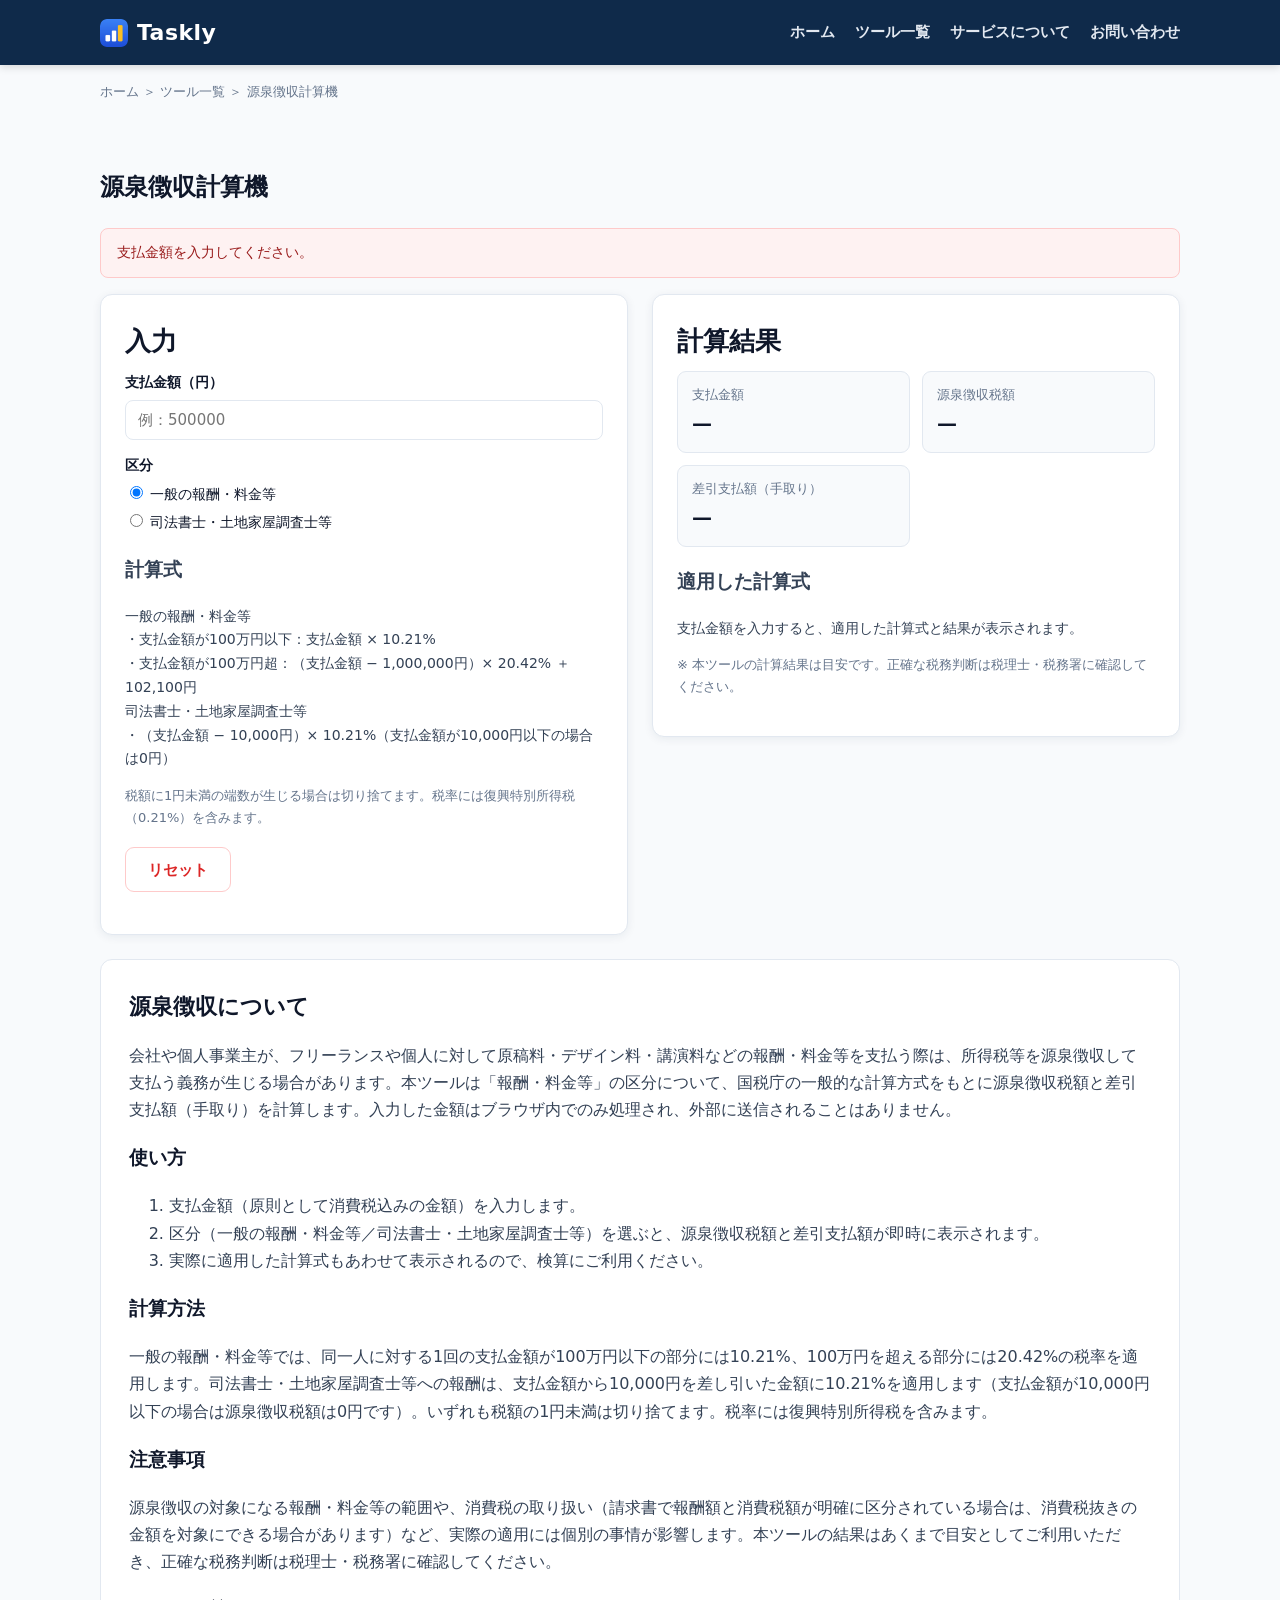
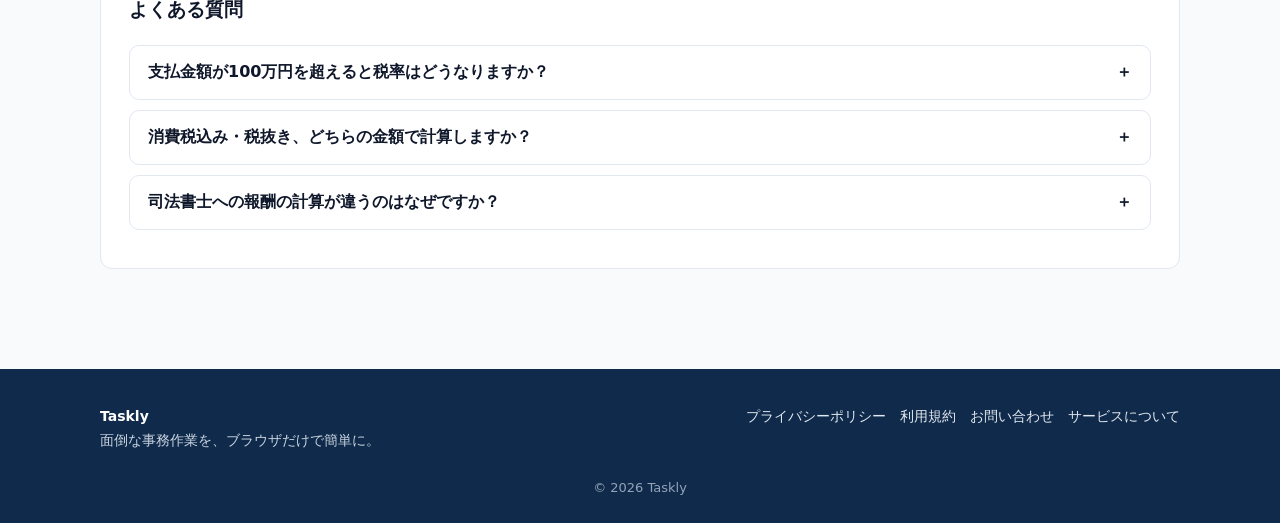
<file: tools/withholding/index.html>
<!DOCTYPE html><html lang="ja"><head><meta charset="UTF-8">
<meta name="viewport" content="width=device-width, initial-scale=1.0">
<title>源泉徴収計算機｜報酬・料金等の源泉徴収税額を計算｜Taskly</title><meta name="description" content="フリーランスや個人事業主への報酬・料金等の支払いにかかる源泉徴収税額と差引支払額を計算できる無料ツール。100万円超の計算、司法書士・土地家屋調査士等の区分にも対応。">
<link rel="canonical" href="https://x1bv9.github.io/Taskly/tools/withholding/">
<meta property="og:type" content="website"><meta property="og:title" content="源泉徴収計算機｜報酬・料金等の源泉徴収税額を計算｜Taskly"><meta property="og:description" content="報酬・料金等の支払いにかかる源泉徴収税額と差引支払額を計算できる無料ツール。100万円超の計算、司法書士・土地家屋調査士等の区分にも対応。"><meta property="og:url" content="https://x1bv9.github.io/Taskly/tools/withholding/"><meta property="og:site_name" content="Taskly">
<meta property="og:image" content="https://x1bv9.github.io/Taskly/assets/img/og-image.png">
<meta name="twitter:card" content="summary_large_image">
<meta name="twitter:image" content="https://x1bv9.github.io/Taskly/assets/img/og-image.png">

<!-- favicon -->
<link rel="icon" href="../../favicon.ico" sizes="48x48">
<link rel="icon" href="../../assets/img/favicon.svg" type="image/svg+xml">
<link rel="icon" href="../../assets/img/favicon-192.png" type="image/png" sizes="192x192">
<link rel="apple-touch-icon" href="../../assets/img/apple-touch-icon.png">
<link rel="manifest" href="../../site.webmanifest">
<meta name="theme-color" content="#1d4ed8">
<link rel="stylesheet" href="../../assets/css/style.css">
<!-- AdSense: 広告コードはこの位置に挿入してください（未設定時は表示されません） -->
<script type="application/ld+json">{"@context": "https://schema.org", "@graph": [{"@type": "WebApplication", "name": "源泉徴収計算機", "url": "https://x1bv9.github.io/Taskly/tools/withholding/", "description": "報酬・料金等の源泉徴収税額と差引支払額を計算できます。司法書士等の区分にも対応。", "applicationCategory": "BusinessApplication", "operatingSystem": "Web", "offers": {"@type": "Offer", "price": "0", "priceCurrency": "JPY"}, "inLanguage": "ja"}, {"@type": "BreadcrumbList", "itemListElement": [{"@type": "ListItem", "position": 1, "name": "ホーム", "item": "https://x1bv9.github.io/Taskly/"}, {"@type": "ListItem", "position": 2, "name": "ツール一覧", "item": "https://x1bv9.github.io/Taskly/tools/"}, {"@type": "ListItem", "position": 3, "name": "源泉徴収計算機", "item": "https://x1bv9.github.io/Taskly/tools/withholding/"}]}, {"@type": "FAQPage", "mainEntity": [{"@type": "Question", "name": "支払金額が100万円を超えると税率はどうなりますか？", "acceptedAnswer": {"@type": "Answer", "text": "100万円以下の部分には10.21%、100万円を超える部分には20.42%が適用されます。計算式は「（支払金額 − 1,000,000円）× 20.42% ＋ 102,100円」です（102,100円は100万円部分にかかる税額）。"}}, {"@type": "Question", "name": "消費税込み・税抜き、どちらの金額で計算しますか？", "acceptedAnswer": {"@type": "Answer", "text": "原則として、消費税込みの支払金額が源泉徴収の対象です。ただし、請求書等で報酬・料金の額と消費税額が明確に区分されている場合は、消費税抜きの金額を対象とすることができます。本ツールでは、入力された金額をそのまま対象として計算します。"}}, {"@type": "Question", "name": "司法書士への報酬の計算が違うのはなぜですか？", "acceptedAnswer": {"@type": "Answer", "text": "司法書士・土地家屋調査士等への報酬は、支払金額から10,000円を控除した残額に10.21%を適用する方式が定められているためです。支払金額が10,000円以下の場合は源泉徴収税額は0円になります。"}}]}]}</script>
</head><body><header class="site-header"><div class="header-inner">
<a class="logo" href="../../index.html"><img class="logo-icon" src="../../assets/img/favicon-192.png" alt="Taskly ロゴ" width="28" height="28">Taskly</a>
<nav class="main-nav"><a href="../../index.html">ホーム</a><a href="../../tools/index.html">ツール一覧</a><a href="../../about/index.html">サービスについて</a><a href="../../contact/index.html">お問い合わせ</a></nav></div></header><main class="container"><nav class="breadcrumb"><a href="../../index.html">ホーム</a> ＞ <a href="../../tools/index.html">ツール一覧</a> ＞ 源泉徴収計算機</nav>
<section class="section"><h1 style="color:var(--text-dark)">源泉徴収計算機</h1>
<div id="error-box" class="error-box" role="alert"></div>
<div class="tool-layout">
<div class="card"><h2>入力</h2>
<div class="field"><label for="w-amount">支払金額（円）</label><input type="number" id="w-amount" min="0" step="1" placeholder="例：500000"></div>
<div class="field"><label>区分</label>
<label style="font-weight:400"><input type="radio" name="w-kind" value="general" checked> 一般の報酬・料金等</label>
<label style="font-weight:400"><input type="radio" name="w-kind" value="judicial"> 司法書士・土地家屋調査士等</label></div>
<h3>計算式</h3>
<p style="font-size:14px">一般の報酬・料金等<br>・支払金額が100万円以下：支払金額 × 10.21%<br>・支払金額が100万円超：（支払金額 − 1,000,000円）× 20.42% ＋ 102,100円<br>司法書士・土地家屋調査士等<br>・（支払金額 − 10,000円）× 10.21%（支払金額が10,000円以下の場合は0円）</p>
<p style="font-size:13px;color:var(--muted)">税額に1円未満の端数が生じる場合は切り捨てます。税率には復興特別所得税（0.21%）を含みます。</p>
<div class="toolbar"><button type="button" class="btn btn-danger" id="btn-reset">リセット</button></div>
</div>
<div><div class="card"><h2>計算結果</h2><div class="result-grid">
<div class="result-item"><div class="k">支払金額</div><div class="v" id="r-amount">0円</div></div>
<div class="result-item"><div class="k">源泉徴収税額</div><div class="v" id="r-tax">0円</div></div>
<div class="result-item"><div class="k">差引支払額（手取り）</div><div class="v" id="r-net">0円</div></div>
</div>
<h3>適用した計算式</h3>
<p id="formula-text" style="font-size:14px">支払金額を入力すると、適用した計算式と結果が表示されます。</p>
<p style="font-size:13px;color:var(--muted)">※ 本ツールの計算結果は目安です。正確な税務判断は税理士・税務署に確認してください。</p>
</div></div>
</div>
<section class="content-section"><h2>源泉徴収について</h2>
<p>会社や個人事業主が、フリーランスや個人に対して原稿料・デザイン料・講演料などの報酬・料金等を支払う際は、所得税等を源泉徴収して支払う義務が生じる場合があります。本ツールは「報酬・料金等」の区分について、国税庁の一般的な計算方式をもとに源泉徴収税額と差引支払額（手取り）を計算します。入力した金額はブラウザ内でのみ処理され、外部に送信されることはありません。</p>
<h3>使い方</h3><ol><li>支払金額（原則として消費税込みの金額）を入力します。</li><li>区分（一般の報酬・料金等／司法書士・土地家屋調査士等）を選ぶと、源泉徴収税額と差引支払額が即時に表示されます。</li><li>実際に適用した計算式もあわせて表示されるので、検算にご利用ください。</li></ol>
<h3>計算方法</h3><p>一般の報酬・料金等では、同一人に対する1回の支払金額が100万円以下の部分には10.21%、100万円を超える部分には20.42%の税率を適用します。司法書士・土地家屋調査士等への報酬は、支払金額から10,000円を差し引いた金額に10.21%を適用します（支払金額が10,000円以下の場合は源泉徴収税額は0円です）。いずれも税額の1円未満は切り捨てます。税率には復興特別所得税を含みます。</p>
<h3>注意事項</h3><p>源泉徴収の対象になる報酬・料金等の範囲や、消費税の取り扱い（請求書で報酬額と消費税額が明確に区分されている場合は、消費税抜きの金額を対象にできる場合があります）など、実際の適用には個別の事情が影響します。本ツールの結果はあくまで目安としてご利用いただき、正確な税務判断は税理士・税務署に確認してください。</p>
<h3>よくある質問</h3>
<div class="faq-item"><button type="button" class="faq-q">支払金額が100万円を超えると税率はどうなりますか？<span>＋</span></button><div class="faq-a"><p>100万円以下の部分には10.21%、100万円を超える部分には20.42%が適用されます。計算式は「（支払金額 − 1,000,000円）× 20.42% ＋ 102,100円」です（102,100円は100万円部分にかかる税額）。</p></div></div>
<div class="faq-item"><button type="button" class="faq-q">消費税込み・税抜き、どちらの金額で計算しますか？<span>＋</span></button><div class="faq-a"><p>原則として、消費税込みの支払金額が源泉徴収の対象です。ただし、請求書等で報酬・料金の額と消費税額が明確に区分されている場合は、消費税抜きの金額を対象とすることができます。本ツールでは、入力された金額をそのまま対象として計算します。</p></div></div>
<div class="faq-item"><button type="button" class="faq-q">司法書士への報酬の計算が違うのはなぜですか？<span>＋</span></button><div class="faq-a"><p>司法書士・土地家屋調査士等への報酬は、支払金額から10,000円を控除した残額に10.21%を適用する方式が定められているためです。支払金額が10,000円以下の場合は源泉徴収税額は0円になります。</p></div></div></section>
</section></main><footer class="site-footer"><div class="footer-inner">
<div><strong style="color:#fff">Taskly</strong><br>面倒な事務作業を、ブラウザだけで簡単に。</div>
<nav><a href="../../privacy/index.html">プライバシーポリシー</a>　<a href="../../terms/index.html">利用規約</a>　<a href="../../contact/index.html">お問い合わせ</a>　<a href="../../about/index.html">サービスについて</a></nav>
</div><div class="copyright">© <span data-year>2026</span> Taskly</div></footer><div class="toast" role="status"></div><script src="../../assets/js/common.js"></script><script src="../../assets/js/withholding.js"></script></body></html>
</file>
<file: assets/css/style.css>
/* Taskly common stylesheet */
:root{--navy:#0f2a4a;--navy2:#163a63;--blue:#2563eb;--blue-light:#eff6ff;--bg:#F8FAFC;--card:#fff;--text:#334155;--text-dark:#0f172a;--muted:#64748b;--border:#e2e8f0;--radius:12px;--shadow:0 2px 10px rgba(15,42,74,.07);--danger:#dc2626;--ok:#059669}
*{box-sizing:border-box}
html{scroll-behavior:smooth}
body{margin:0;font-family:"Hiragino Kaku Gothic ProN","Hiragino Sans","Noto Sans JP",system-ui,-apple-system,"Segoe UI",sans-serif;background:var(--bg);color:var(--text);line-height:1.7;font-size:16px}
a{color:var(--blue);text-decoration:none}
a:hover{text-decoration:underline}
img{max-width:100%}
.container{max-width:1120px;margin:0 auto;padding:0 20px}
.site-header{background:var(--navy);color:#fff;position:sticky;top:0;z-index:50;box-shadow:0 2px 8px rgba(0,0,0,.15)}
.header-inner{display:flex;align-items:center;justify-content:space-between;gap:16px;padding:14px 20px;max-width:1120px;margin:0 auto;flex-wrap:wrap}
.logo{font-size:22px;font-weight:800;color:#fff;letter-spacing:.02em;display:inline-flex;align-items:center;gap:9px}
.logo-icon{width:28px;height:28px;border-radius:7px;flex:none}
.logo:hover{text-decoration:none}
.main-nav{display:flex;gap:20px;flex-wrap:wrap}
.main-nav a{color:#e2e8f0;font-size:15px;font-weight:600}
.main-nav a:hover{color:#fff;text-decoration:none}
.hero{background:linear-gradient(135deg,var(--navy),var(--navy2));color:#fff;padding:64px 0 56px;text-align:center}
.hero h1{font-size:clamp(28px,5vw,44px);margin:0 0 16px;line-height:1.3}
.hero p{max-width:720px;margin:0 auto 28px;color:#dbeafe;font-size:17px}
.btn{display:inline-flex;align-items:center;justify-content:center;gap:8px;background:var(--blue);color:#fff;border:1px solid var(--blue);padding:11px 22px;border-radius:9px;font-weight:700;font-size:15px;cursor:pointer;line-height:1.4}
.btn:hover{background:#1d4ed8;text-decoration:none}
.btn-white{background:#fff;color:var(--navy);border-color:#fff}
.btn-outline{background:#fff;color:var(--navy);border-color:var(--border)}
.btn-outline:hover{background:var(--blue-light)}
.btn-danger{background:#fff;color:var(--danger);border-color:#fecaca}
.btn-small{padding:7px 14px;font-size:14px}
.btn:disabled{opacity:.5;cursor:not-allowed}
.section{padding:44px 0}
.section h2{color:var(--text-dark);font-size:26px;margin:0 0 8px}
.section-lead{color:var(--muted);margin:0 0 24px}
.card{background:var(--card);border:1px solid var(--border);border-radius:var(--radius);box-shadow:var(--shadow);padding:24px}
.grid{display:grid;gap:20px}
.grid-2{grid-template-columns:repeat(2,1fr)}
.grid-3{grid-template-columns:repeat(3,1fr)}
.grid-4{grid-template-columns:repeat(4,1fr)}
@media(max-width:900px){.grid-4,.grid-3{grid-template-columns:repeat(2,1fr)}}
@media(max-width:600px){.grid-4,.grid-3,.grid-2{grid-template-columns:1fr}.main-nav{gap:12px;font-size:14px}}
.tool-card{display:flex;flex-direction:column;gap:10px}
.tool-card .icon{font-size:34px;line-height:1}
.tool-card h3{margin:0;color:var(--text-dark);font-size:19px}
.tool-card p{margin:0;color:var(--muted);font-size:14px;flex:1}
.cat-chip{display:inline-block;background:var(--blue-light);color:var(--navy);border:1px solid #bfdbfe;border-radius:999px;padding:6px 14px;font-size:14px;font-weight:600;margin:0 8px 8px 0;cursor:pointer}
.cat-chip.active{background:var(--blue);color:#fff}
.search-box{max-width:640px;margin:0 auto}
.search-box input{width:100%;padding:14px 18px;border:1px solid var(--border);border-radius:10px;font-size:16px;background:#fff}
label{display:block;font-weight:600;font-size:14px;color:var(--text-dark);margin-bottom:5px}
input[type=text],input[type=number],input[type=date],input[type=email],input[type=tel],select,textarea{width:100%;padding:10px 12px;border:1px solid var(--border);border-radius:8px;font-size:15px;background:#fff;color:var(--text-dark);font-family:inherit}
textarea{min-height:90px;resize:vertical}
input:focus,select:focus,textarea:focus{outline:2px solid #bfdbfe;border-color:var(--blue)}
.form-grid{display:grid;grid-template-columns:1fr 1fr;gap:14px}
@media(max-width:700px){.form-grid{grid-template-columns:1fr}}
.field{margin-bottom:14px}
.field-error{color:var(--danger);font-size:13px;min-height:1em}
.error-box{display:none;background:#fef2f2;border:1px solid #fecaca;color:#991b1b;border-radius:8px;padding:12px 16px;margin-bottom:16px;font-size:14px}
.error-box.show{display:block}
table{width:100%;border-collapse:collapse;font-size:14px}
th,td{border-bottom:1px solid var(--border);padding:9px 8px;text-align:left;vertical-align:top}
th{color:var(--text-dark);background:#f1f5f9}
td.num,th.num{text-align:right}
.items-table input{padding:7px 8px;font-size:14px}
.toolbar{display:flex;gap:10px;flex-wrap:wrap;margin:18px 0}
.summary-box{background:#f8fafc;border:1px solid var(--border);border-radius:10px;padding:16px}
.summary-row{display:flex;justify-content:space-between;padding:5px 0;font-size:15px}
.summary-row.total{border-top:2px solid var(--navy);margin-top:8px;padding-top:10px;font-weight:800;color:var(--text-dark);font-size:18px}
.breadcrumb{font-size:13px;color:var(--muted);padding:16px 0 0}
.breadcrumb a{color:var(--muted)}
.faq-item{border:1px solid var(--border);border-radius:10px;background:#fff;margin-bottom:10px;overflow:hidden}
.faq-q{width:100%;text-align:left;background:none;border:none;padding:16px 18px;font-size:16px;font-weight:700;color:var(--text-dark);cursor:pointer;display:flex;justify-content:space-between;gap:12px;font-family:inherit}
.faq-a{display:none;padding:0 18px 16px;color:var(--text);font-size:15px}
.faq-item.open .faq-a{display:block}
.site-footer{background:var(--navy);color:#cbd5e1;margin-top:56px;padding:36px 0 24px;font-size:14px}
.site-footer a{color:#e2e8f0}
.footer-inner{display:flex;justify-content:space-between;gap:24px;flex-wrap:wrap;max-width:1120px;margin:0 auto;padding:0 20px}
.copyright{text-align:center;margin-top:24px;color:#94a3b8;font-size:13px}
.toast{position:fixed;left:50%;bottom:24px;transform:translateX(-50%) translateY(20px);background:var(--text-dark);color:#fff;padding:12px 20px;border-radius:9px;opacity:0;pointer-events:none;transition:opacity .2s,transform .2s;z-index:100;max-width:90vw;font-size:14px}
.toast.show{opacity:1;transform:translateX(-50%) translateY(0)}
.tool-layout{display:grid;grid-template-columns:minmax(0,1fr) minmax(0,1fr);gap:24px;align-items:start}
@media(max-width:900px){.tool-layout{grid-template-columns:1fr}}
/* Document preview (A4) */
.print-sheet{background:#fff;border:1px solid var(--border);box-shadow:var(--shadow);padding:36px 34px;color:#111827;font-size:13.5px;line-height:1.6;min-height:900px}
.print-sheet h1{font-size:22px;text-align:center;letter-spacing:.3em;margin:0 0 20px;color:#111827}
.print-sheet h2{font-size:14px;border-bottom:2px solid #111827;padding-bottom:4px;margin:20px 0 10px;color:#111827}
.print-sheet table th{background:#f1f5f9;color:#111827}
.print-sheet .doc-meta{text-align:right;font-size:12.5px}
.print-sheet .party{font-size:13px;white-space:pre-wrap}
.print-sheet .total-big{font-size:18px;font-weight:800}
.print-note{font-size:13px;color:var(--muted);background:var(--blue-light);border-radius:8px;padding:10px 14px}
.result-grid{display:grid;grid-template-columns:repeat(2,1fr);gap:12px}
@media(max-width:600px){.result-grid{grid-template-columns:1fr}}
.result-item{background:#f8fafc;border:1px solid var(--border);border-radius:9px;padding:12px 14px}
.result-item .k{font-size:13px;color:var(--muted)}
.result-item .v{font-size:20px;font-weight:800;color:var(--text-dark)}
canvas.chart{width:100%;height:auto;background:#fff;border:1px solid var(--border);border-radius:10px}
.content-section{background:#fff;border:1px solid var(--border);border-radius:var(--radius);padding:28px;margin-top:24px}
.content-section h2{color:var(--text-dark);font-size:22px}
.content-section h3{color:var(--text-dark)}
.hidden{display:none!important}
/* Print: only the document sheet, laid out to match the downloaded PDF.
   @page margin:0 also suppresses the browser's own header/footer
   (page title, date, URL) in Chrome; the sheet's padding provides
   the page margins instead. */
@media print{
  body{background:#fff}
  .site-header,.site-footer,.no-print,.toolbar,.breadcrumb,.content-section,.toast,.editor-panel,.print-note,.error-box{display:none!important}
  .section>h1{display:none!important}
  .container{max-width:none;padding:0;margin:0}
  main.container{padding:0}
  .section{padding:0;margin:0}
  .tool-layout{display:block}
  .print-sheet{border:none;box-shadow:none;padding:9.5mm 9mm;min-height:auto;width:100%;font-size:12.5px;line-height:1.5;-webkit-print-color-adjust:exact;print-color-adjust:exact}
  .print-sheet h1{font-size:20px;margin:0 0 14px}
  .print-sheet h2{margin:14px 0 8px}
  .print-sheet th,.print-sheet td{padding:6px 8px}
  @page{size:A4;margin:0}
}

/* business document layout (estimate / invoice) */
.print-sheet .doc-title{font-size:24px;text-align:center;letter-spacing:.35em;border-bottom:2px solid #111827;padding-bottom:8px;margin:0 0 18px;color:#111827}
.doc-top{display:flex;justify-content:space-between;gap:28px}
.doc-left{flex:1.25;min-width:0}
.doc-right{flex:1;min-width:0}
.print-sheet .doc-meta{text-align:left;font-size:12.5px}
.doc-client{font-size:17px;font-weight:700;border-bottom:1px solid #111827;padding-bottom:3px;margin:0 0 6px}
.doc-greeting{margin:14px 0 0;font-size:12.5px}
.doc-subject{font-weight:700;margin:8px 0 0}
.doc-issuer-name{font-weight:700;font-size:14.5px;margin-top:12px}
.doc-valid{font-size:14.5px;font-weight:700;text-decoration:underline;margin:16px 0 10px;min-height:1em}
.doc-table{border-collapse:collapse;width:100%}
.print-sheet .doc-table th,.print-sheet .doc-table td{border:1px solid #4b5563;padding:6px 8px}
.print-sheet .doc-table th{background:#e5e7eb;text-align:center}
.doc-table .pv-blank td{height:25px}
.doc-taxnote{font-size:11.5px;color:#374151;margin:6px 0 0}
.doc-totals{width:250px;margin:10px 0 0 auto}
.doc-totals .summary-row{border:1px solid #4b5563;padding:5px 10px;margin-top:-1px;display:flex;justify-content:space-between}
.doc-totals .summary-row.total{font-weight:800;background:#f8fafc}
.doc-taxbreak{font-size:11.5px;color:#374151;margin-top:8px}
</file>
